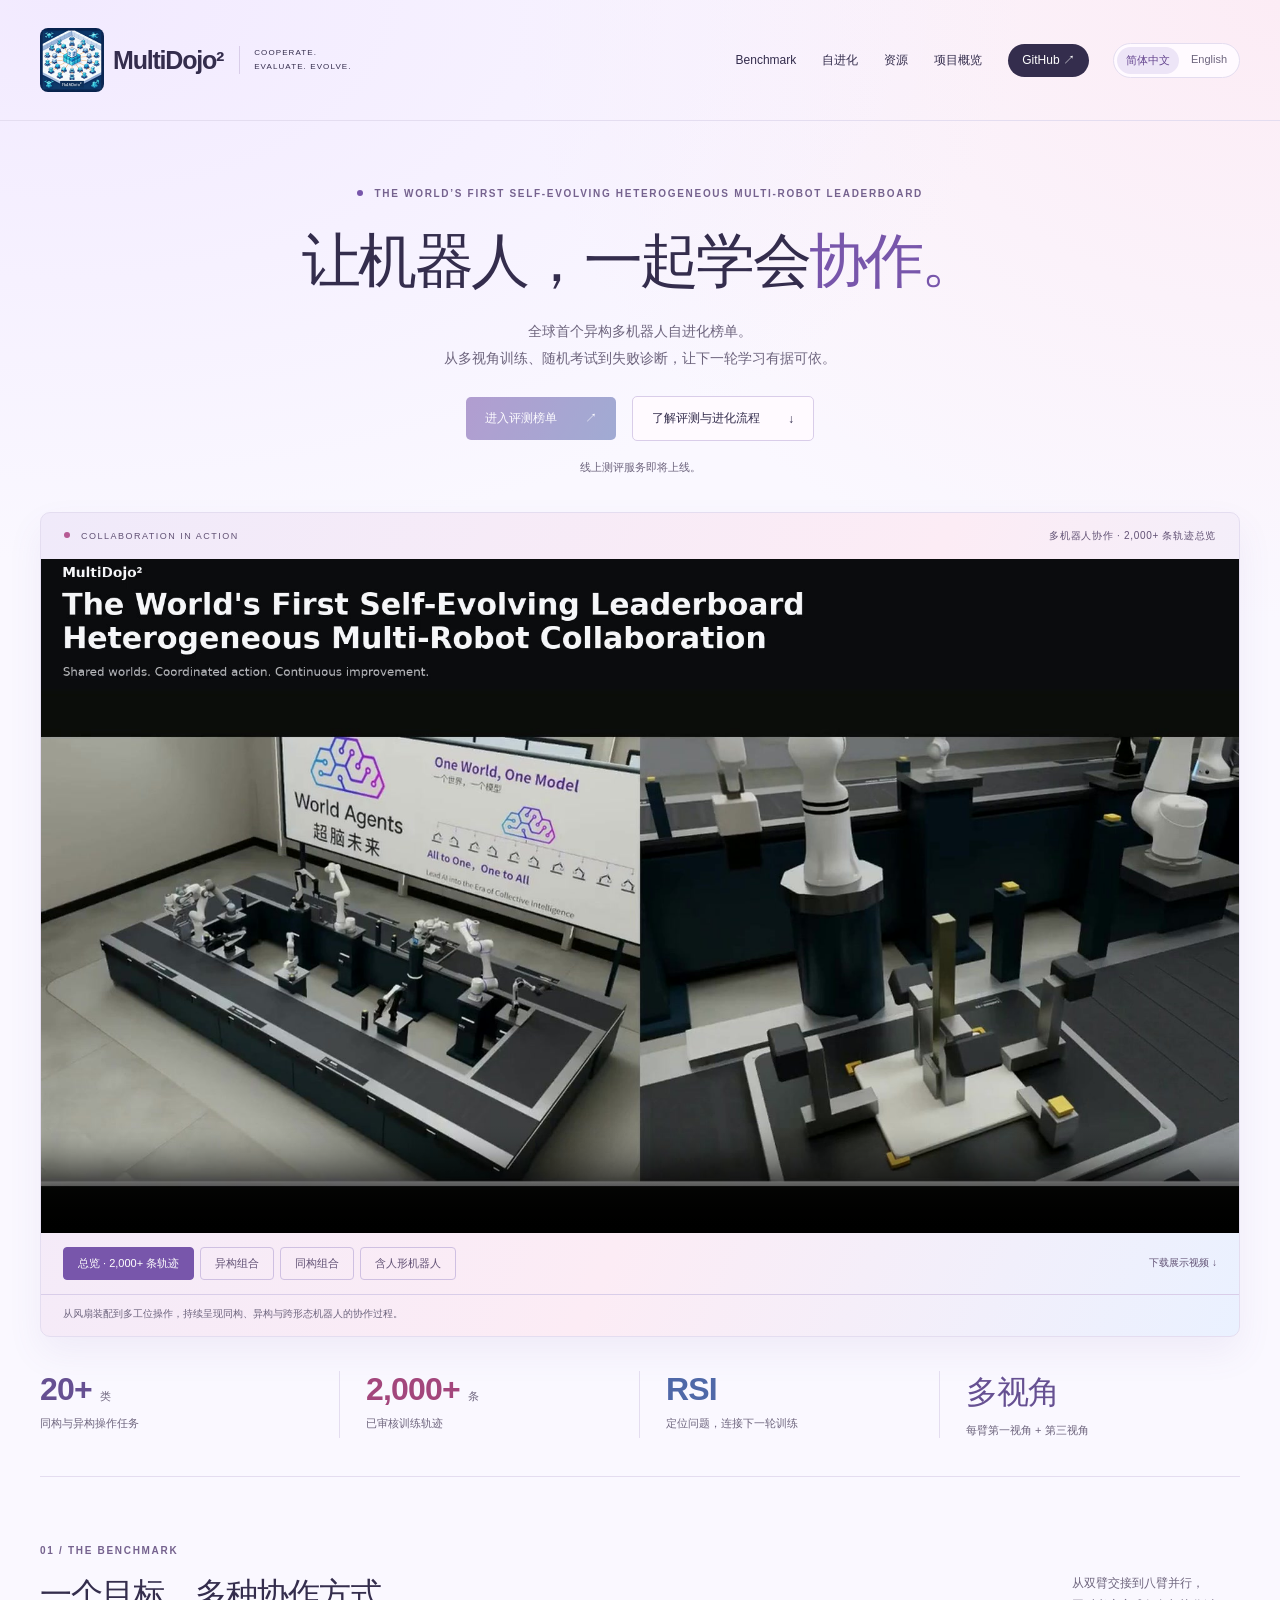
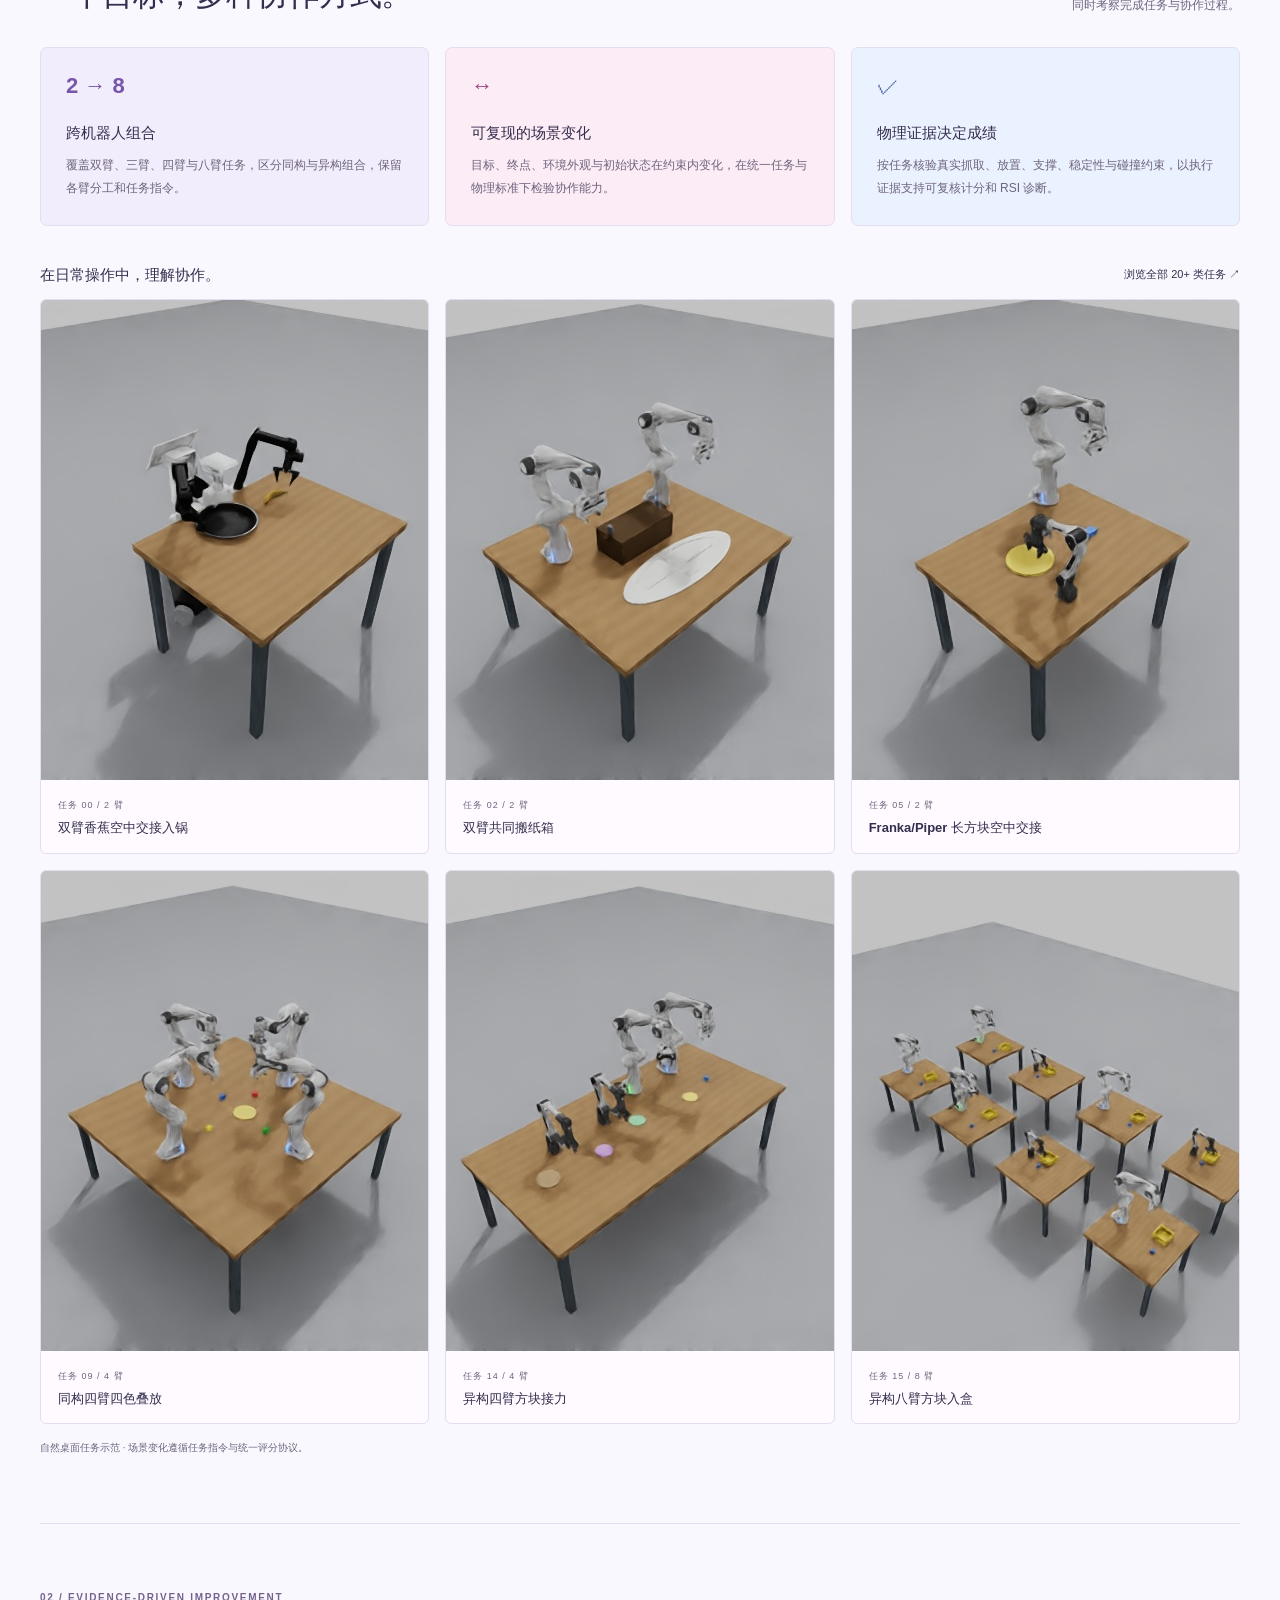
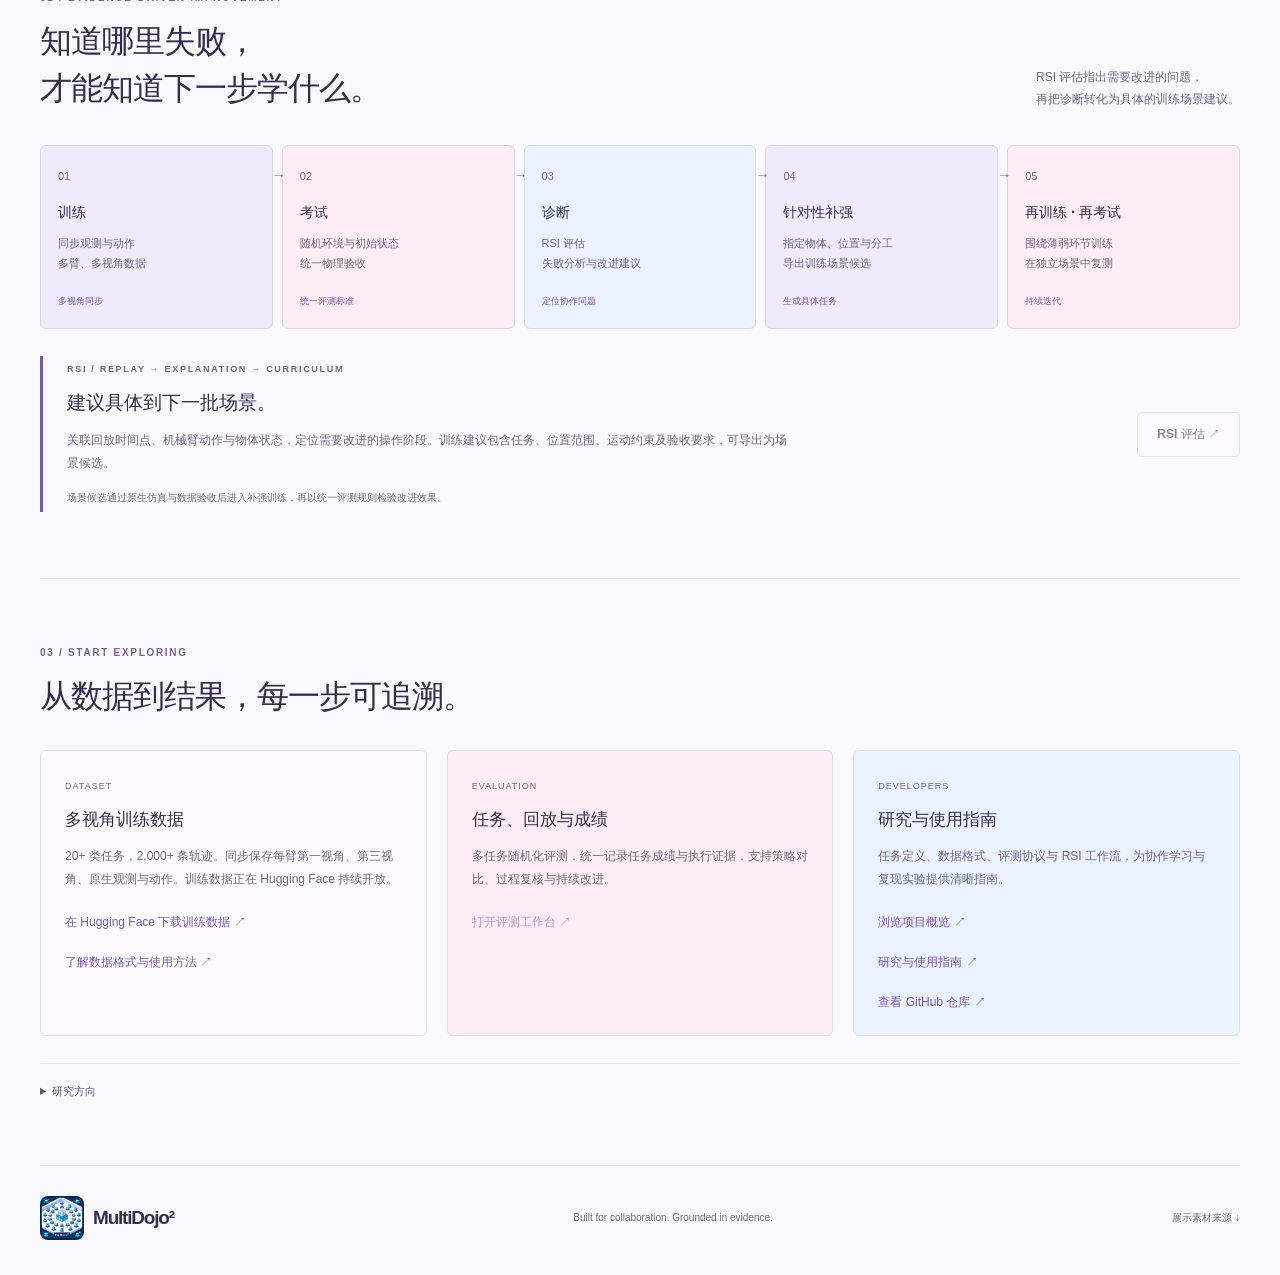
<file: docs/index.html>
<!doctype html>
<html lang="zh-CN"><head>
<meta charset="utf-8"><meta name="viewport" content="width=device-width,initial-scale=1">
<title>MultiDojo² · 多机器人协作与自进化评测</title>
<meta name="description" content="MultiDojo²：面向同构与异构多机器人协作的自进化评测平台。20+ 类操作任务、同步多视角训练数据、随机考试与基于证据的 RSI 失败诊断。">
<meta name="theme-color" content="#faf8ff"><link rel="icon" href="assets/favicon.png?v=af48e177111937ee" type="image/png">
<link rel="alternate" hreflang="zh-CN" href="index.html"><link rel="alternate" hreflang="en" href="index.en.html"><link rel="alternate" hreflang="x-default" href="index.html">
<link rel="stylesheet" href="site.css?v=89df04825eef76bd"><script src="site.js?v=34724225fe86c855" defer></script></head>
<body><a class="skip" href="#main">跳到内容</a>
<header class="site-header"><a class="wordmark" href="./" aria-label="MultiDojo² 首页"><img src="assets/mark.png?v=f698878eef2fb317" alt="MultiDojo² 标志" width="64" height="64">MultiDojo²<span>COOPERATE. EVALUATE. EVOLVE.</span></a><nav aria-label="主导航"><a href="#benchmark">Benchmark</a><a href="#evolution">自进化</a><a href="#resources">资源</a><a href="repository.zh-CN.html">项目概览</a><a class="nav-github" data-github href="https://github.com/worldAgents-c/MultiDojo2" target="_blank" rel="noopener">GitHub ↗</a></nav><div class="site-language" role="navigation" aria-label="语言 / Language"><a href="index.html" lang="zh-CN" hreflang="zh-CN" aria-current="page">简体中文</a><a href="index.en.html" lang="en" hreflang="en">English</a></div></header>
<main id="main"><section class="intro-hero"><p class="kicker"><span></span> THE WORLD’S FIRST SELF-EVOLVING HETEROGENEOUS MULTI-ROBOT LEADERBOARD</p><h1>让机器人，<br class="mobile-break">一起学会<span>协作。</span></h1><p class="hero-description">全球首个异构多机器人自进化榜单。<br>从多视角训练、随机考试到失败诊断，让下一轮学习有据可依。</p><div class="hero-actions"><a class="primary" data-live-path="leaderboard.html" aria-disabled="true" title="线上测评服务即将上线">进入评测榜单 <span>↗</span></a><a class="secondary" href="#evolution">了解评测与进化流程 <span>↓</span></a></div><p class="deployment-note" id="deployment-note" hidden></p></section>
<section class="demo-stage" aria-label="多机器人协作视频展示"><div class="demo-toolbar"><div><span class="live-dot"></span> COLLABORATION IN ACTION</div><span id="demo-label">多机器人协作 · 2,000+ 条轨迹总览</span></div><video id="hero-video" controls muted playsinline loop preload="metadata" poster="assets/collaboration-overview.jpg?v=44ad053bf6aebea7" aria-label="多机器人协作 · 2,000+ 条轨迹总览"><source src="assets/collaboration-overview.mp4?v=6367e5af1178d0d2" type="video/mp4">浏览器不支持视频，请使用下方下载链接。</video><div class="demo-bottom"><div class="demo-tabs" role="group" aria-label="选择展示视频"><button type="button" data-scene="overview" aria-pressed="true">总览 · 2,000+ 条轨迹</button><button type="button" data-scene="heterogeneous" aria-pressed="false">异构组合</button><button type="button" data-scene="isomorphic" aria-pressed="false">同构组合</button><button type="button" data-scene="humanoid" aria-pressed="false">含人形机器人</button></div><a id="demo-download" href="assets/collaboration-overview.mp4?v=6367e5af1178d0d2" download>下载展示视频 ↓</a></div><p class="demo-caption" id="demo-caption">从风扇装配到多工位操作，持续呈现同构、异构与跨形态机器人的协作过程。</p></section>
<section class="numbers" aria-label="当前评测规模"><div><strong>20+<span>类</span></strong><p>同构与异构操作任务</p></div><div><strong>2,000+<span>条</span></strong><p>已审核训练轨迹</p></div><div><strong>RSI</strong><p>定位问题，连接下一轮训练</p></div><div><strong>多视角</strong><p>每臂第一视角 + 第三视角</p></div></section>
<section id="benchmark" class="content-section"><div class="section-heading"><div><p class="kicker">01 / THE BENCHMARK</p><h2>一个目标，多种协作方式。</h2></div><p>从双臂交接到八臂并行，<br>同时考察完成任务与协作过程。</p></div><div class="feature-grid"><article><span class="feature-symbol">2 → 8</span><h3>跨机器人组合</h3><p>覆盖双臂、三臂、四臂与八臂任务，区分同构与异构组合，保留各臂分工和任务指令。</p></article><article><span class="feature-symbol">↔</span><h3>可复现的场景变化</h3><p>目标、终点、环境外观与初始状态在约束内变化，在统一任务与物理标准下检验协作能力。</p></article><article><span class="feature-symbol">✓</span><h3>物理证据决定成绩</h3><p>按任务核验真实抓取、放置、支撑、稳定性与碰撞约束，以执行证据支持可复核计分和 RSI 诊断。</p></article></div><div class="task-heading"><h3>在日常操作中，理解协作。</h3><a href="repository.zh-CN.html#tasks">浏览全部 20+ 类任务 ↗</a></div><div id="featured-tasks" class="featured-tasks" aria-live="polite"><article class="featured-task"><img src="assets/task-00.jpg?v=df598444a3e6dc8e" alt="双臂香蕉空中交接入锅 · 自然桌面示范" loading="lazy" width="640" height="480"><div><small>任务 00 / 2 臂</small><h3>双臂香蕉空中交接入锅</h3></div></article><article class="featured-task"><img src="assets/task-02.jpg?v=7552044b96eac3a1" alt="双臂共同搬纸箱 · 自然桌面示范" loading="lazy" width="640" height="480"><div><small>任务 02 / 2 臂</small><h3>双臂共同搬纸箱</h3></div></article><article class="featured-task"><img src="assets/task-05.jpg?v=3df7c1a38041eb2e" alt="Franka/Piper 长方块空中交接 · 自然桌面示范" loading="lazy" width="640" height="480"><div><small>任务 05 / 2 臂</small><h3>Franka/Piper 长方块空中交接</h3></div></article><article class="featured-task"><img src="assets/task-09.jpg?v=635e6071967a5b87" alt="同构四臂四色叠放 · 自然桌面示范" loading="lazy" width="640" height="480"><div><small>任务 09 / 4 臂</small><h3>同构四臂四色叠放</h3></div></article><article class="featured-task"><img src="assets/task-14.jpg?v=a736b0d69b04db97" alt="异构四臂方块接力 · 自然桌面示范" loading="lazy" width="640" height="480"><div><small>任务 14 / 4 臂</small><h3>异构四臂方块接力</h3></div></article><article class="featured-task"><img src="assets/task-15.jpg?v=da7e92bd11a4bc82" alt="异构八臂方块入盒 · 自然桌面示范" loading="lazy" width="640" height="480"><div><small>任务 15 / 8 臂</small><h3>异构八臂方块入盒</h3></div></article></div><p class="small-note">自然桌面任务示范 · 场景变化遵循任务指令与统一评分协议。</p></section>
<section id="evolution" class="evolution-section"><div class="section-heading"><div><p class="kicker">02 / EVIDENCE-DRIVEN IMPROVEMENT</p><h2>知道哪里失败，<br>才能知道下一步学什么。</h2></div><p>RSI 评估指出需要改进的问题，<br>再把诊断转化为具体的训练场景建议。</p></div><ol class="loop-steps"><li><span>01</span><h3>训练</h3><p>同步观测与动作<br>多臂、多视角数据</p><b>多视角同步</b></li><li><span>02</span><h3>考试</h3><p>随机环境与初始状态<br>统一物理验收</p><b>统一评测标准</b></li><li><span>03</span><h3>诊断</h3><p>RSI 评估<br>失败分析与改进建议</p><b>定位协作问题</b></li><li><span>04</span><h3>针对性补强</h3><p>指定物体、位置与分工<br>导出训练场景候选</p><b>生成具体任务</b></li><li><span>05</span><h3>再训练 · 再考试</h3><p>围绕薄弱环节训练<br>在独立场景中复测</p><b>持续迭代</b></li></ol><div class="evolution-detail"><div><p class="kicker">RSI / REPLAY → EXPLANATION → CURRICULUM</p><h3>建议具体到下一批场景。</h3><p>关联回放时间点、机械臂动作与物体状态，定位需要改进的操作阶段。训练建议包含任务、位置范围、运动约束及验收要求，可导出为场景候选。</p><p class="small-note">场景候选通过原生仿真与数据验收后进入补强训练，再以统一评测规则检验改进效果。</p></div><a class="secondary" data-live-path="previews.html?mode=exam&trial=09-047#task-09" aria-disabled="true" title="线上测评服务即将上线">RSI 评估 ↗</a></div></section>
<section id="resources" class="content-section"><div class="section-heading"><div><p class="kicker">03 / START EXPLORING</p><h2>从数据到结果，每一步可追溯。</h2></div></div><div class="resource-grid"><article><span>DATASET</span><h3>多视角训练数据</h3><p>20+ 类任务，2,000+ 条轨迹。同步保存每臂第一视角、第三视角、原生观测与动作。训练数据正在 Hugging Face 持续开放。</p><a class="dataset-download" href="https://huggingface.co/datasets/WorldAgents-c/MultiDojo2" target="_blank" rel="noopener">在 Hugging Face 下载训练数据 ↗</a><a href="guide.html#dataset">了解数据格式与使用方法 ↗</a></article><article><span>EVALUATION</span><h3>任务、回放与成绩</h3><p>多任务随机化评测，统一记录任务成绩与执行证据，支持策略对比、过程复核与持续改进。</p><a data-live-path="leaderboard.html" aria-disabled="true" title="线上测评服务即将上线">打开评测工作台 ↗</a></article><article><span>DEVELOPERS</span><h3>研究与使用指南</h3><p>任务定义、数据格式、评测协议与 RSI 工作流，为协作学习与复现实验提供清晰指南。</p><a href="repository.zh-CN.html">浏览项目概览 ↗</a><a href="guide.html#中文说明">研究与使用指南 ↗</a><a data-github href="https://github.com/worldAgents-c/MultiDojo2" target="_blank" rel="noopener">查看 GitHub 仓库 ↗</a></article></div><details class="research-note"><summary>研究方向</summary><p>MultiDojo² 围绕同构与异构多机器人协作，连接多视角示范、随机化评测与失败驱动的数据补强。研究重点涵盖任务交接、空间协调、协作时序，以及从执行证据到具体训练任务的反馈过程。</p></details></section>
<footer class="site-footer"><a class="wordmark" href="./"><img src="assets/mark.png?v=f698878eef2fb317" alt="MultiDojo² 标志" width="44" height="44">MultiDojo²</a><p>Built for collaboration. Grounded in evidence.</p><a href="assets/fan-provenance.json">展示素材来源 ↓</a></footer></main><script id="public-project-config" type="application/json">{"brand": "MultiDojo²", "deployment": "static", "official_site_url": "https://worldagents-c.github.io/MultiDojo2/", "github_url": "https://github.com/worldAgents-c/MultiDojo2", "live_benchmark_url": null}</script></body></html>
</file>
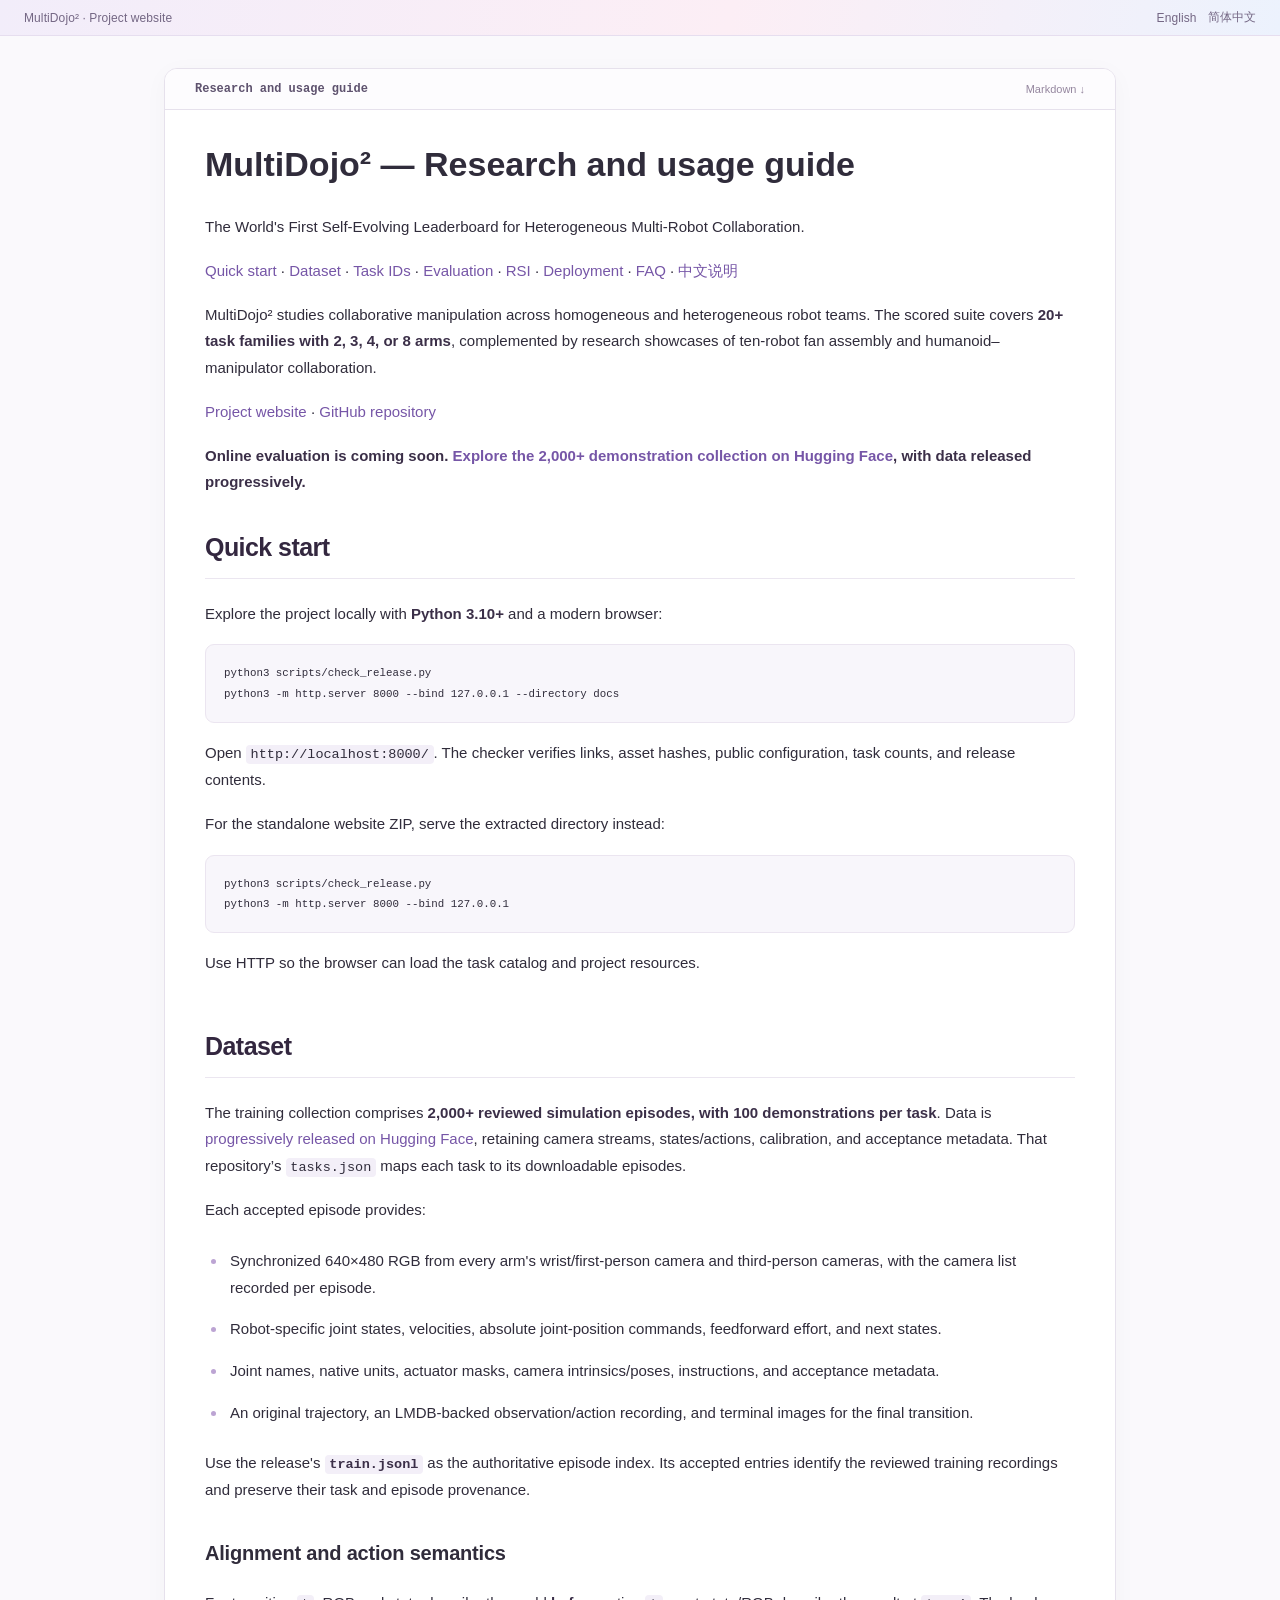
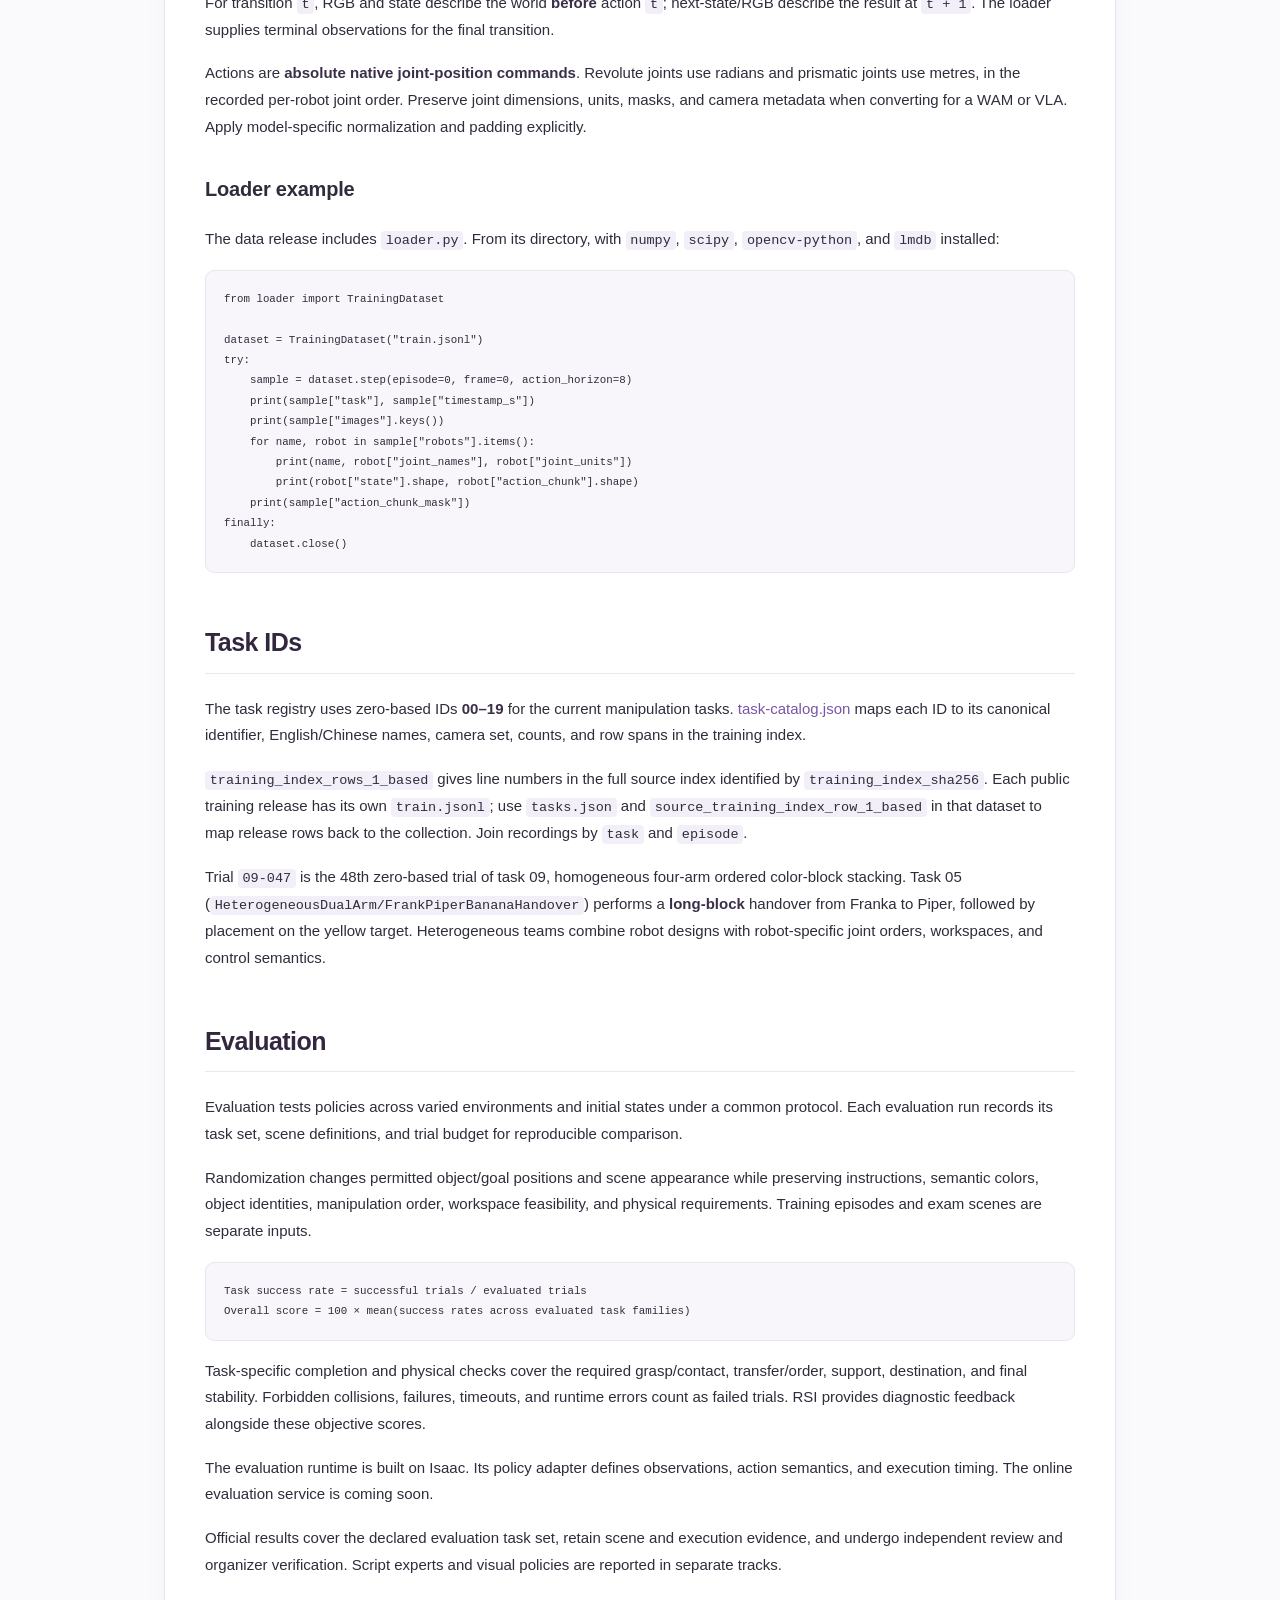
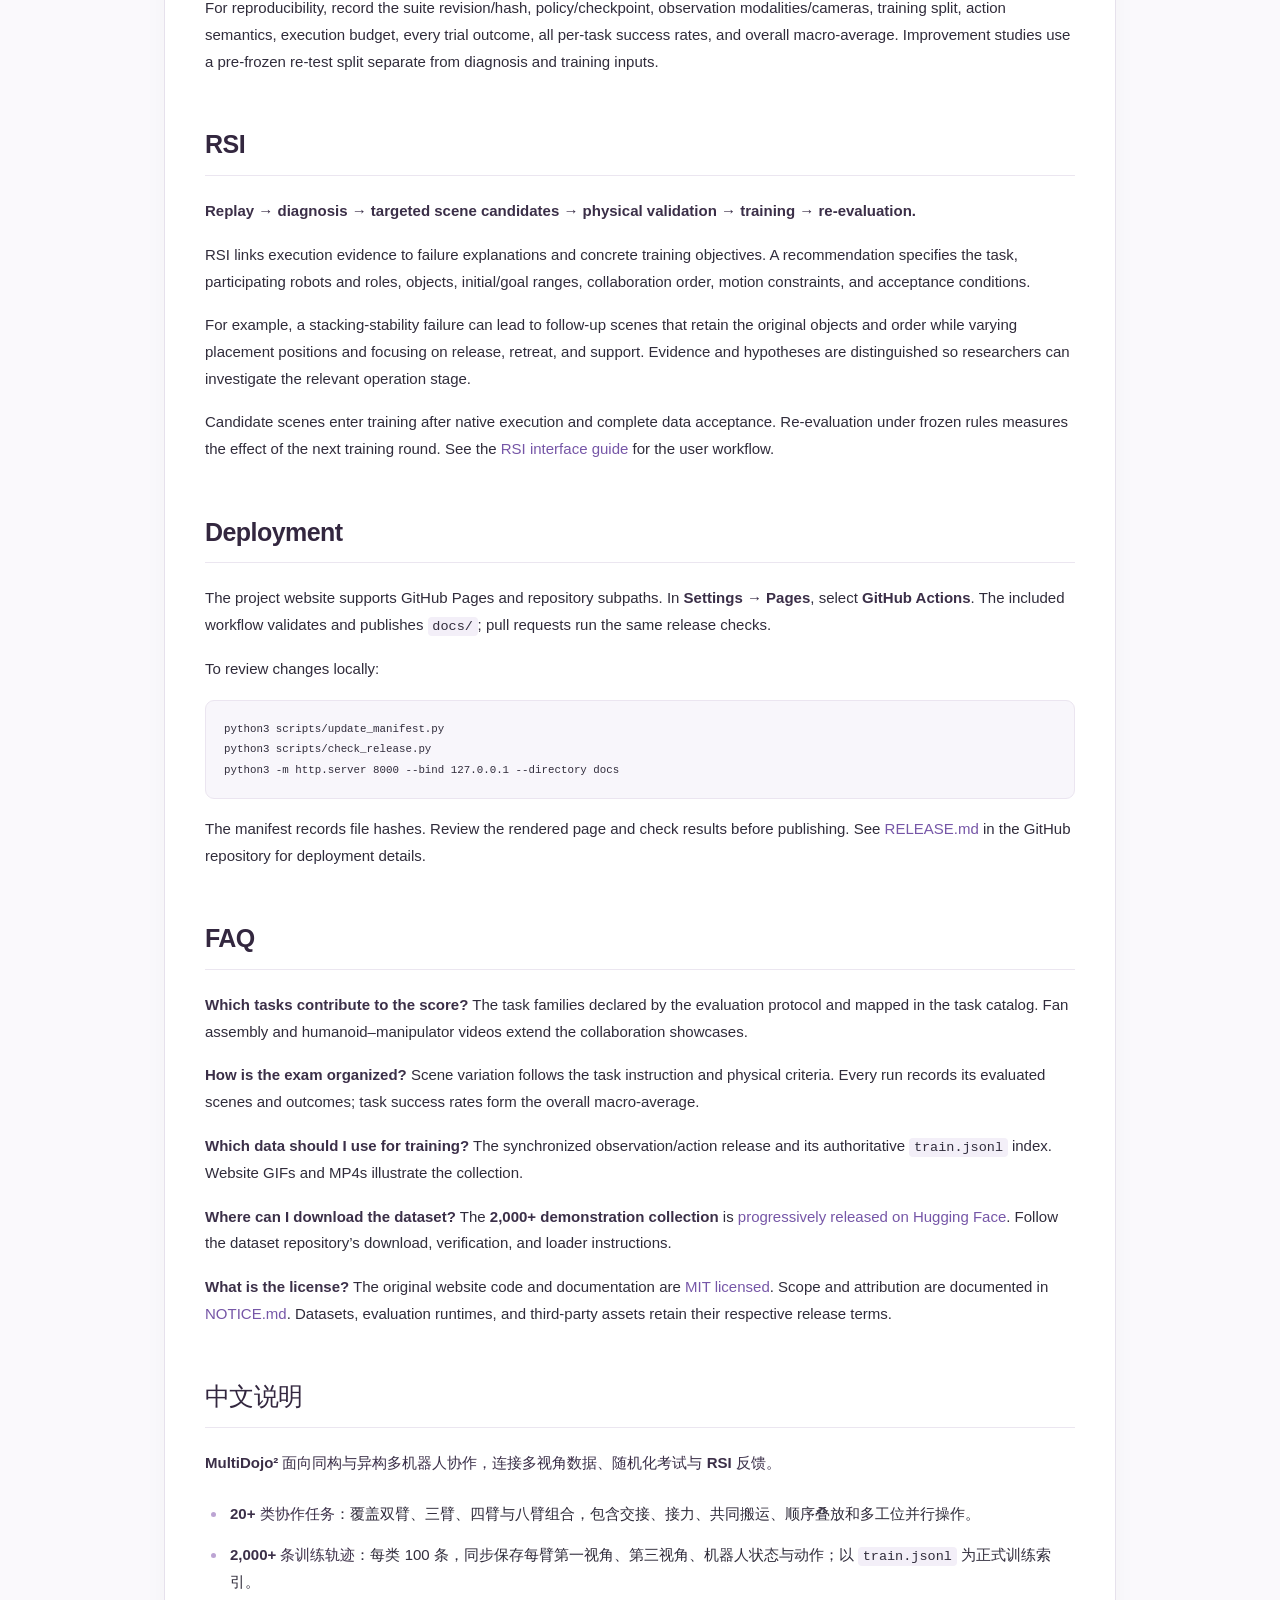
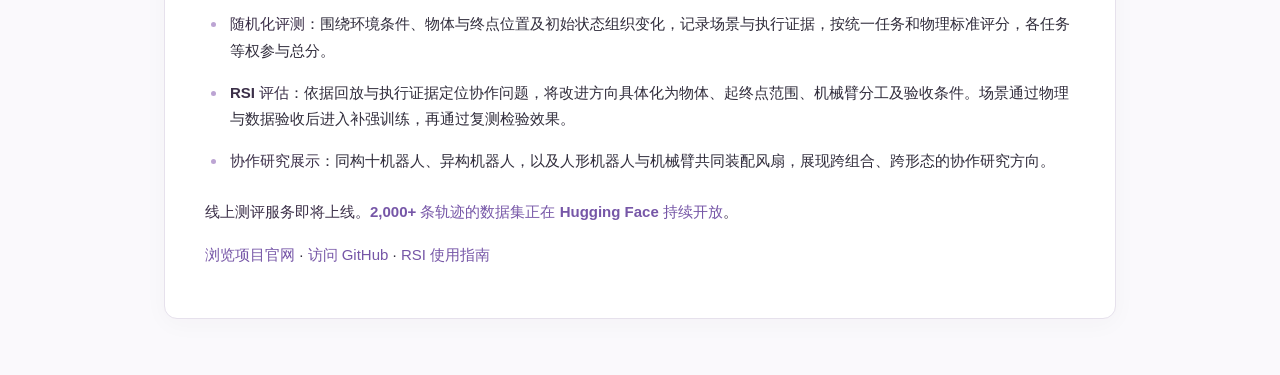
<file: docs/guide.html>
<!doctype html><html lang="en"><head><meta charset="utf-8"><meta name="viewport" content="width=device-width,initial-scale=1"><title>MultiDojo² · Research and usage guide</title><link rel="icon" href="assets/favicon.png?v=af48e177111937ee"><link rel="stylesheet" href="repository.css?v=7e3782f20e9a3472"></head><body class="guide-page"><div class="preview-bar"><a href="index.en.html">MultiDojo² · Project website</a><nav class="language-switch" aria-label="Language"><a href="#" lang="en">English</a><a href="#中文说明" lang="zh-CN">简体中文</a></nav></div><main class="guide-layout"><article class="readme"><div class="file-title"><span>Research and usage guide</span><a href="PROJECT.md" download>Markdown ↓</a></div><div class="markdown-body"><h1 id="multidojo²-research-and-usage-guide">MultiDojo² — Research and usage guide</h1>
<p>The World's First Self-Evolving Leaderboard for Heterogeneous Multi-Robot Collaboration.</p>
<p><a href="#quick-start">Quick start</a> · <a href="#dataset">Dataset</a> · <a href="#task-ids">Task IDs</a> · <a href="#evaluation">Evaluation</a> · <a href="#rsi">RSI</a> · <a href="#deployment">Deployment</a> · <a href="#faq">FAQ</a> · <a href="#中文说明">中文说明</a></p>
<p>MultiDojo² studies collaborative manipulation across homogeneous and heterogeneous robot teams. The scored suite covers <strong>20+ task families with 2, 3, 4, or 8 arms</strong>, complemented by research showcases of ten-robot fan assembly and humanoid–manipulator collaboration.</p>
<p><a href="https://worldagents-c.github.io/MultiDojo2/index.en.html">Project website</a> · <a href="https://github.com/worldAgents-c/MultiDojo2">GitHub repository</a></p>
<p><strong>Online evaluation is coming soon. <a href="https://huggingface.co/datasets/WorldAgents-c/MultiDojo2">Explore the 2,000+ demonstration collection on Hugging Face</a>, with data released progressively.</strong></p>
<h2 id="quick-start">Quick start</h2>
<p>Explore the project locally with <strong>Python 3.10+</strong> and a modern browser:</p>
<pre><code class="language-sh">python3 scripts/check_release.py
python3 -m http.server 8000 --bind 127.0.0.1 --directory docs
</code></pre>
<p>Open <code>http://localhost:8000/</code>. The checker verifies links, asset hashes, public configuration, task counts, and release contents.</p>
<p>For the standalone website ZIP, serve the extracted directory instead:</p>
<pre><code class="language-sh">python3 scripts/check_release.py
python3 -m http.server 8000 --bind 127.0.0.1
</code></pre>
<p>Use HTTP so the browser can load the task catalog and project resources.</p>
<h2 id="dataset">Dataset</h2>
<p>The training collection comprises <strong>2,000+ reviewed simulation episodes, with 100 demonstrations per task</strong>. Data is <a href="https://huggingface.co/datasets/WorldAgents-c/MultiDojo2">progressively released on Hugging Face</a>, retaining camera streams, states/actions, calibration, and acceptance metadata. That repository’s <code>tasks.json</code> maps each task to its downloadable episodes.</p>
<p>Each accepted episode provides:</p>
<ul>
<li>Synchronized 640×480 RGB from every arm's wrist/first-person camera and third-person cameras, with the camera list recorded per episode.</li>
<li>Robot-specific joint states, velocities, absolute joint-position commands, feedforward effort, and next states.</li>
<li>Joint names, native units, actuator masks, camera intrinsics/poses, instructions, and acceptance metadata.</li>
<li>An original trajectory, an LMDB-backed observation/action recording, and terminal images for the final transition.</li>
</ul>
<p>Use the release's <strong><code>train.jsonl</code></strong> as the authoritative episode index. Its accepted entries identify the reviewed training recordings and preserve their task and episode provenance.</p>
<h3 id="alignment-and-action-semantics">Alignment and action semantics</h3>
<p>For transition <code>t</code>, RGB and state describe the world <strong>before</strong> action <code>t</code>; next-state/RGB describe the result at <code>t + 1</code>. The loader supplies terminal observations for the final transition.</p>
<p>Actions are <strong>absolute native joint-position commands</strong>. Revolute joints use radians and prismatic joints use metres, in the recorded per-robot joint order. Preserve joint dimensions, units, masks, and camera metadata when converting for a WAM or VLA. Apply model-specific normalization and padding explicitly.</p>
<h3 id="loader-example">Loader example</h3>
<p>The data release includes <code>loader.py</code>. From its directory, with <code>numpy</code>, <code>scipy</code>, <code>opencv-python</code>, and <code>lmdb</code> installed:</p>
<pre><code class="language-python">from loader import TrainingDataset

dataset = TrainingDataset(&quot;train.jsonl&quot;)
try:
    sample = dataset.step(episode=0, frame=0, action_horizon=8)
    print(sample[&quot;task&quot;], sample[&quot;timestamp_s&quot;])
    print(sample[&quot;images&quot;].keys())
    for name, robot in sample[&quot;robots&quot;].items():
        print(name, robot[&quot;joint_names&quot;], robot[&quot;joint_units&quot;])
        print(robot[&quot;state&quot;].shape, robot[&quot;action_chunk&quot;].shape)
    print(sample[&quot;action_chunk_mask&quot;])
finally:
    dataset.close()
</code></pre>
<h2 id="task-ids">Task IDs</h2>
<p>The task registry uses zero-based IDs <strong>00–19</strong> for the current manipulation tasks. <a href="assets/task-catalog.json">task-catalog.json</a> maps each ID to its canonical identifier, English/Chinese names, camera set, counts, and row spans in the training index.</p>
<p><code>training_index_rows_1_based</code> gives line numbers in the full source index identified by <code>training_index_sha256</code>. Each public training release has its own <code>train.jsonl</code>; use <code>tasks.json</code> and <code>source_training_index_row_1_based</code> in that dataset to map release rows back to the collection. Join recordings by <code>task</code> and <code>episode</code>.</p>
<p>Trial <code>09-047</code> is the 48th zero-based trial of task 09, homogeneous four-arm ordered color-block stacking. Task 05 (<code>HeterogeneousDualArm/FrankPiperBananaHandover</code>) performs a <strong>long-block</strong> handover from Franka to Piper, followed by placement on the yellow target. Heterogeneous teams combine robot designs with robot-specific joint orders, workspaces, and control semantics.</p>
<h2 id="evaluation">Evaluation</h2>
<p>Evaluation tests policies across varied environments and initial states under a common protocol. Each evaluation run records its task set, scene definitions, and trial budget for reproducible comparison.</p>
<p>Randomization changes permitted object/goal positions and scene appearance while preserving instructions, semantic colors, object identities, manipulation order, workspace feasibility, and physical requirements. Training episodes and exam scenes are separate inputs.</p>
<pre><code class="language-text">Task success rate = successful trials / evaluated trials
Overall score = 100 × mean(success rates across evaluated task families)
</code></pre>
<p>Task-specific completion and physical checks cover the required grasp/contact, transfer/order, support, destination, and final stability. Forbidden collisions, failures, timeouts, and runtime errors count as failed trials. RSI provides diagnostic feedback alongside these objective scores.</p>
<p>The evaluation runtime is built on Isaac. Its policy adapter defines observations, action semantics, and execution timing. The online evaluation service is coming soon.</p>
<p>Official results cover the declared evaluation task set, retain scene and execution evidence, and undergo independent review and organizer verification. Script experts and visual policies are reported in separate tracks.</p>
<p>For reproducibility, record the suite revision/hash, policy/checkpoint, observation modalities/cameras, training split, action semantics, execution budget, every trial outcome, all per-task success rates, and overall macro-average. Improvement studies use a pre-frozen re-test split separate from diagnosis and training inputs.</p>
<h2 id="rsi">RSI</h2>
<p><strong>Replay → diagnosis → targeted scene candidates → physical validation → training → re-evaluation.</strong></p>
<p>RSI links execution evidence to failure explanations and concrete training objectives. A recommendation specifies the task, participating robots and roles, objects, initial/goal ranges, collaboration order, motion constraints, and acceptance conditions.</p>
<p>For example, a stacking-stability failure can lead to follow-up scenes that retain the original objects and order while varying placement positions and focusing on release, retreat, and support. Evidence and hypotheses are distinguished so researchers can investigate the relevant operation stage.</p>
<p>Candidate scenes enter training after native execution and complete data acceptance. Re-evaluation under frozen rules measures the effect of the next training round. See the <a href="rsi.html">RSI interface guide</a> for the user workflow.</p>
<h2 id="deployment">Deployment</h2>
<p>The project website supports GitHub Pages and repository subpaths. In <strong>Settings → Pages</strong>, select <strong>GitHub Actions</strong>. The included workflow validates and publishes <code>docs/</code>; pull requests run the same release checks.</p>
<p>To review changes locally:</p>
<pre><code class="language-sh">python3 scripts/update_manifest.py
python3 scripts/check_release.py
python3 -m http.server 8000 --bind 127.0.0.1 --directory docs
</code></pre>
<p>The manifest records file hashes. Review the rendered page and check results before publishing. See <a href="https://github.com/worldAgents-c/MultiDojo2/blob/main/RELEASE.md">RELEASE.md</a> in the GitHub repository for deployment details.</p>
<h2 id="faq">FAQ</h2>
<p><strong>Which tasks contribute to the score?</strong> The task families declared by the evaluation protocol and mapped in the task catalog. Fan assembly and humanoid–manipulator videos extend the collaboration showcases.</p>
<p><strong>How is the exam organized?</strong> Scene variation follows the task instruction and physical criteria. Every run records its evaluated scenes and outcomes; task success rates form the overall macro-average.</p>
<p><strong>Which data should I use for training?</strong> The synchronized observation/action release and its authoritative <code>train.jsonl</code> index. Website GIFs and MP4s illustrate the collection.</p>
<p><strong>Where can I download the dataset?</strong> The <strong>2,000+ demonstration collection</strong> is <a href="https://huggingface.co/datasets/WorldAgents-c/MultiDojo2">progressively released on Hugging Face</a>. Follow the dataset repository’s download, verification, and loader instructions.</p>
<p><strong>What is the license?</strong> The original website code and documentation are <a href="LICENSE">MIT licensed</a>. Scope and attribution are documented in <a href="NOTICE.md">NOTICE.md</a>. Datasets, evaluation runtimes, and third-party assets retain their respective release terms.</p>
<h2 id="中文说明">中文说明</h2>
<p><strong>MultiDojo² 面向同构与异构多机器人协作，连接多视角数据、随机化考试与 RSI 反馈。</strong></p>
<ul>
<li><strong>20+ 类协作任务</strong>：覆盖双臂、三臂、四臂与八臂组合，包含交接、接力、共同搬运、顺序叠放和多工位并行操作。</li>
<li><strong>2,000+ 条训练轨迹</strong>：每类 100 条，同步保存每臂第一视角、第三视角、机器人状态与动作；以 <code>train.jsonl</code> 为正式训练索引。</li>
<li><strong>随机化评测</strong>：围绕环境条件、物体与终点位置及初始状态组织变化，记录场景与执行证据，按统一任务和物理标准评分，各任务等权参与总分。</li>
<li><strong>RSI 评估</strong>：依据回放与执行证据定位协作问题，将改进方向具体化为物体、起终点范围、机械臂分工及验收条件。场景通过物理与数据验收后进入补强训练，再通过复测检验效果。</li>
<li><strong>协作研究展示</strong>：同构十机器人、异构机器人，以及人形机器人与机械臂共同装配风扇，展现跨组合、跨形态的协作研究方向。</li>
</ul>
<p><strong>线上测评服务即将上线。<a href="https://huggingface.co/datasets/WorldAgents-c/MultiDojo2">2,000+ 条轨迹的数据集正在 Hugging Face 持续开放</a>。</strong></p>
<p><a href="https://worldagents-c.github.io/MultiDojo2/">浏览项目官网</a> · <a href="https://github.com/worldAgents-c/MultiDojo2">访问 GitHub</a> · <a href="rsi.html">RSI 使用指南</a></p></div></article></main></body></html>
</file>
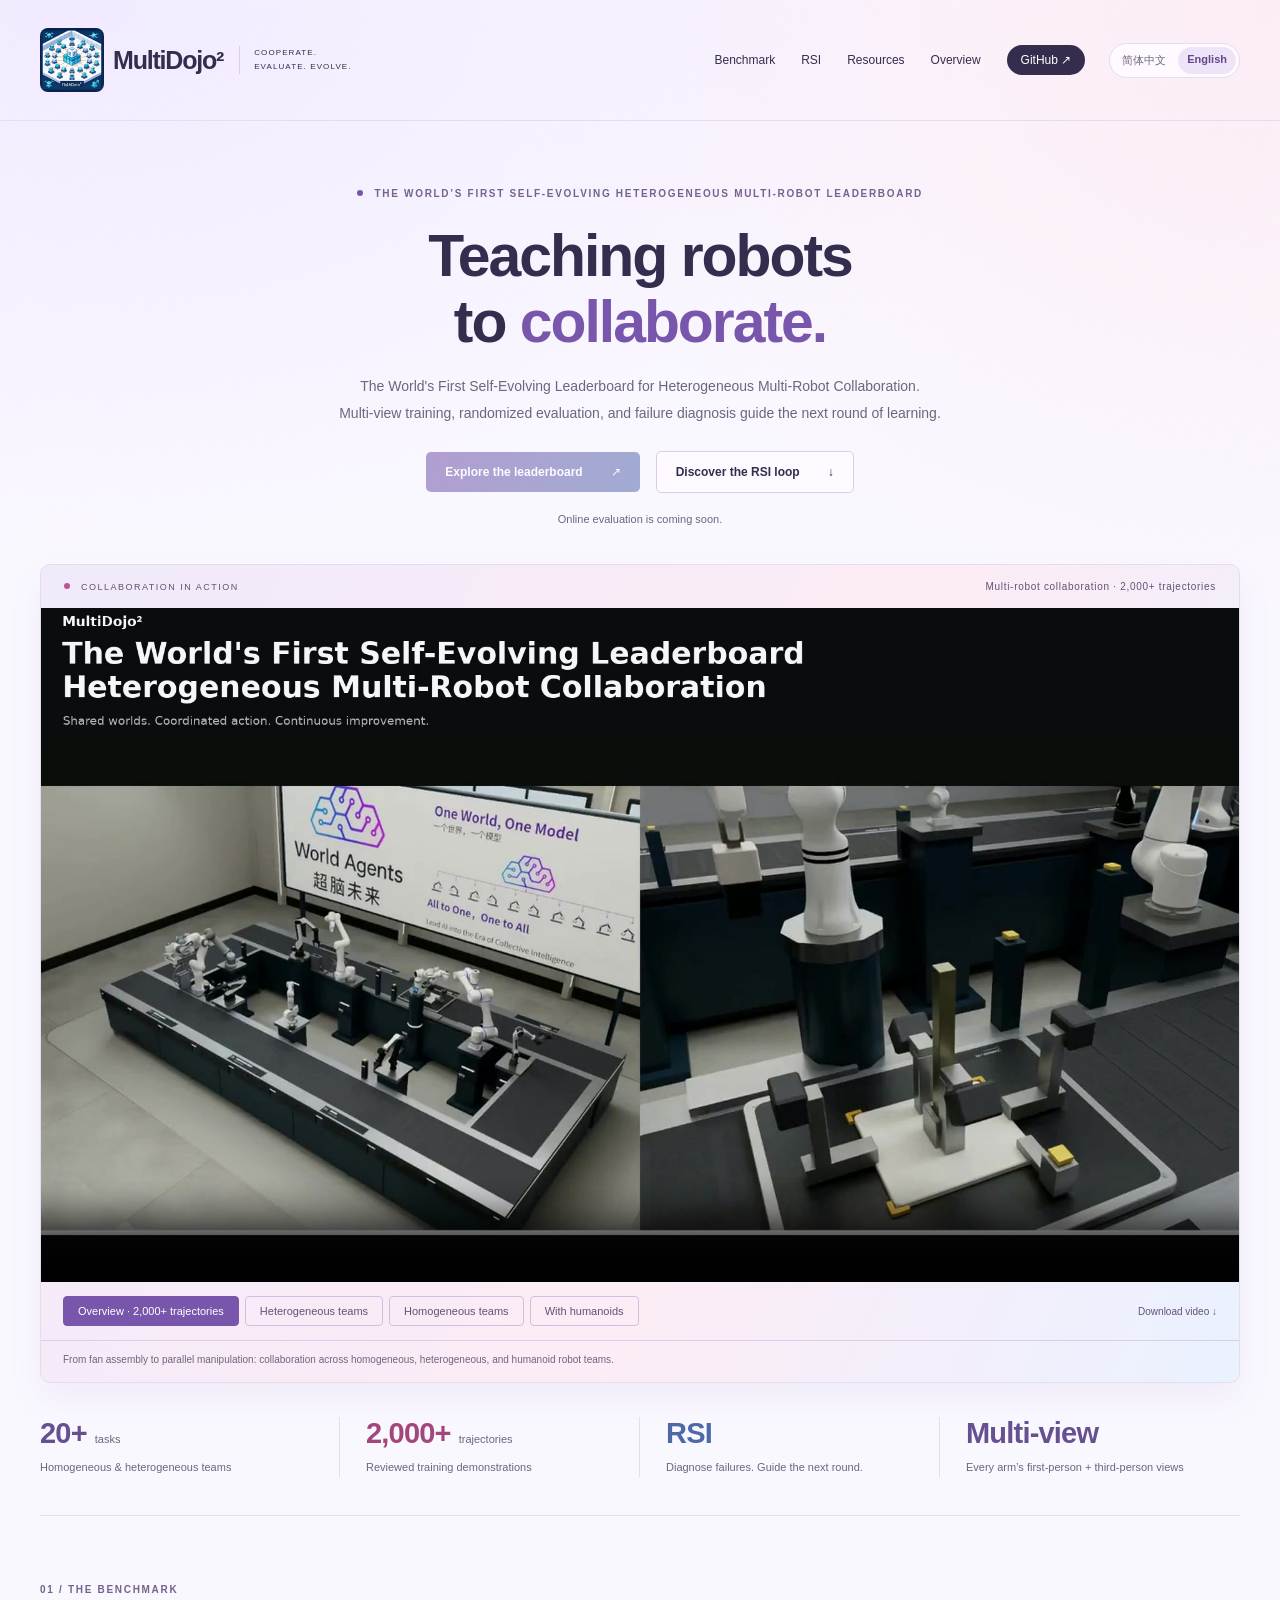
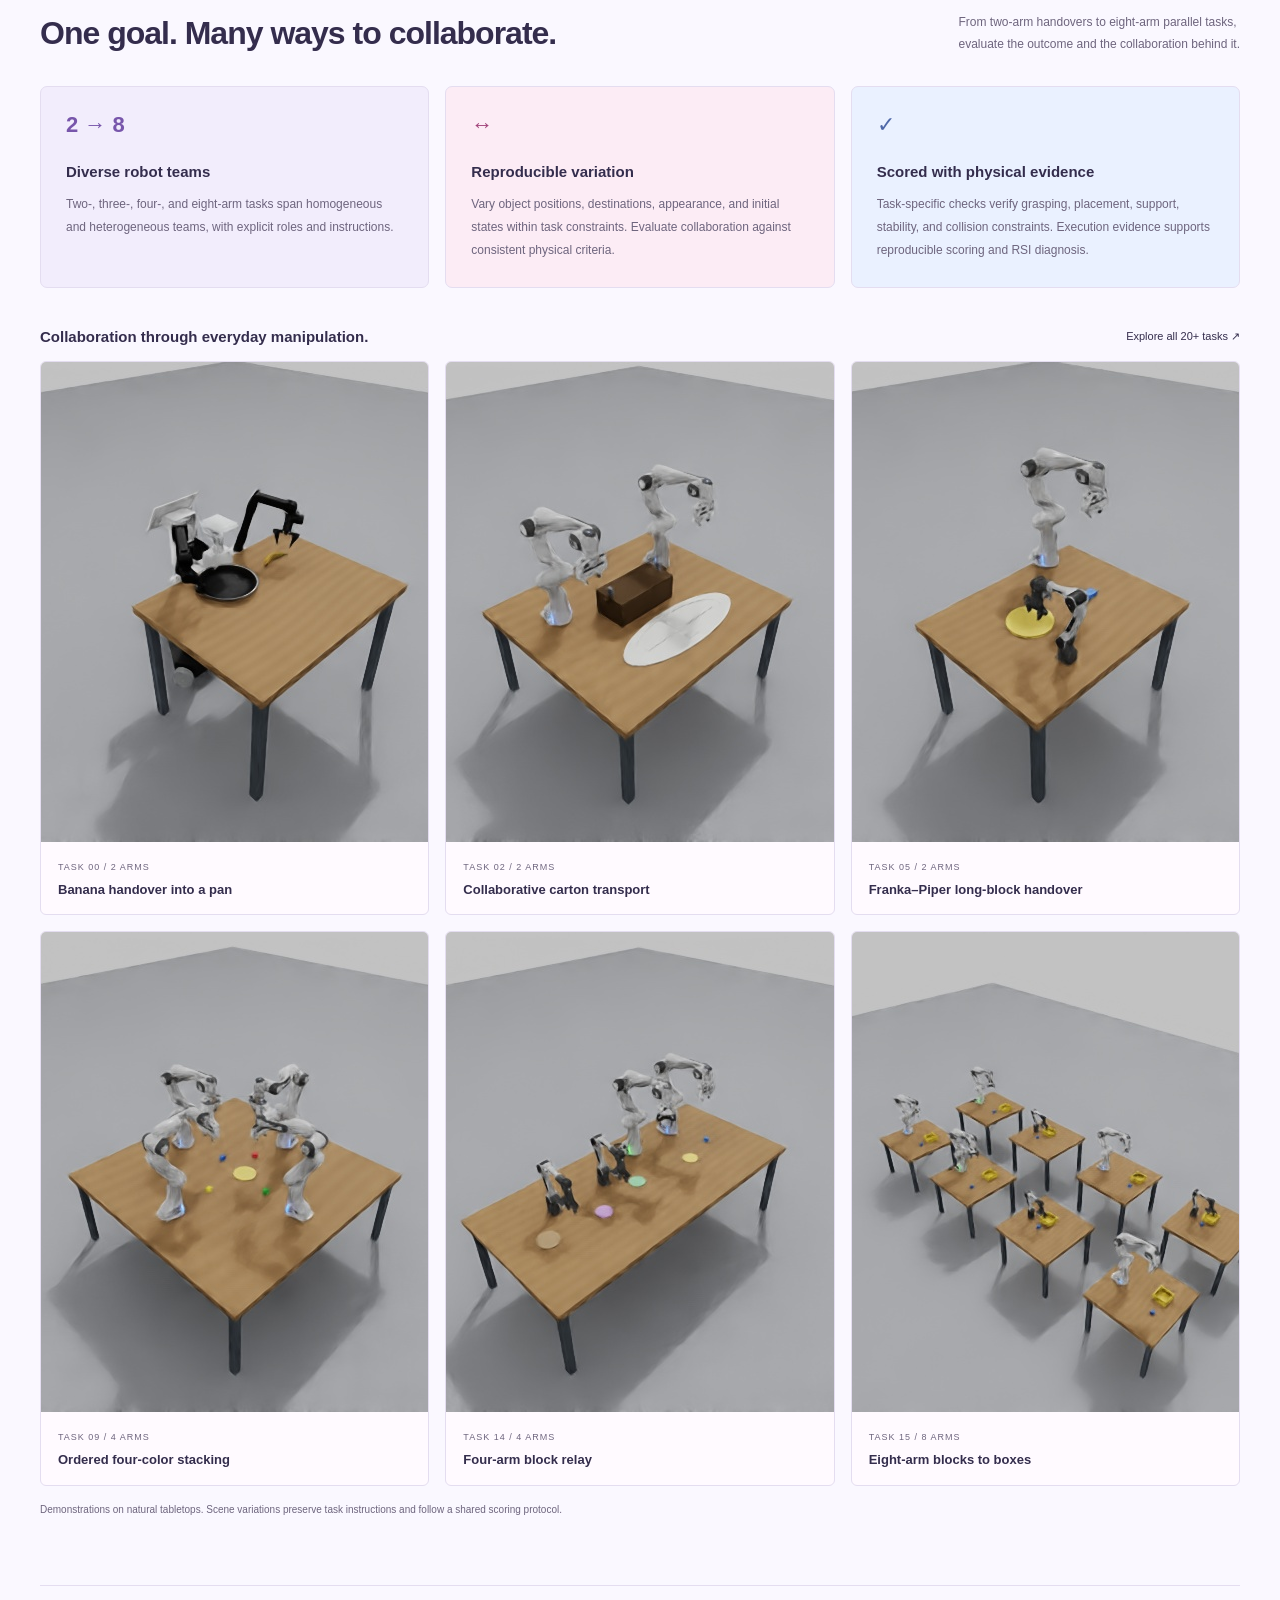
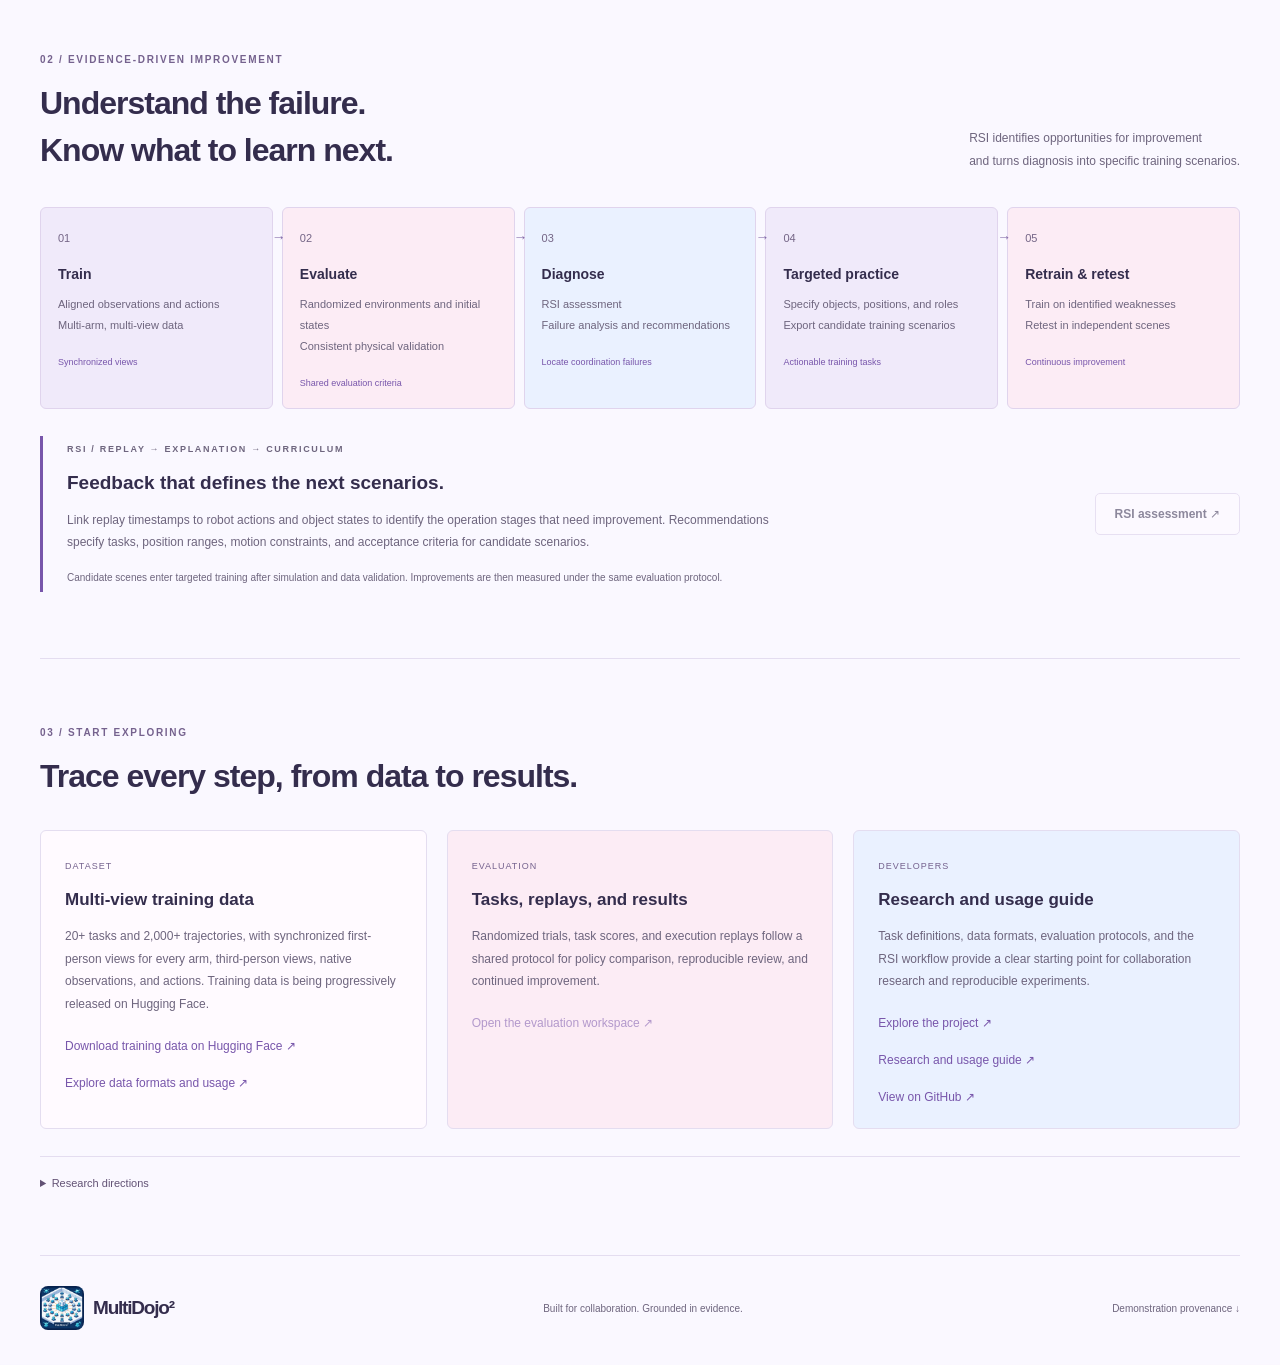
<file: docs/index.en.html>
<!doctype html>
<html lang="en"><head>
<meta charset="utf-8"><meta name="viewport" content="width=device-width,initial-scale=1">
<title>MultiDojo² · Self-Evolving Multi-Robot Collaboration</title>
<meta name="description" content="MultiDojo²: a self-evolving benchmark for homogeneous and heterogeneous robot teams. Explore 20+ manipulation tasks, 2,000+ multi-view demonstrations, randomized evaluation, and evidence-based RSI feedback.">
<meta name="theme-color" content="#faf8ff"><link rel="icon" href="assets/favicon.png?v=af48e177111937ee" type="image/png">
<link rel="alternate" hreflang="zh-CN" href="index.html"><link rel="alternate" hreflang="en" href="index.en.html"><link rel="alternate" hreflang="x-default" href="index.html">
<link rel="stylesheet" href="site.css?v=89df04825eef76bd"><script src="site.js?v=34724225fe86c855" defer></script></head>
<body><a class="skip" href="#main">Skip to content</a>
<header class="site-header"><a class="wordmark" href="index.en.html" aria-label="MultiDojo² home"><img src="assets/mark.png?v=f698878eef2fb317" alt="MultiDojo² logo" width="64" height="64">MultiDojo²<span>COOPERATE. EVALUATE. EVOLVE.</span></a><nav aria-label="Main navigation"><a href="#benchmark">Benchmark</a><a href="#evolution">RSI</a><a href="#resources">Resources</a><a href="repository.html">Overview</a><a class="nav-github" data-github href="https://github.com/worldAgents-c/MultiDojo2" target="_blank" rel="noopener">GitHub ↗</a></nav><div class="site-language" role="navigation" aria-label="Language"><a href="index.html" lang="zh-CN" hreflang="zh-CN">简体中文</a><a href="index.en.html" lang="en" hreflang="en" aria-current="page">English</a></div></header>
<main id="main"><section class="intro-hero"><p class="kicker"><span></span> THE WORLD’S FIRST SELF-EVOLVING HETEROGENEOUS MULTI-ROBOT LEADERBOARD</p><h1>Teaching robots<br>to <span>collaborate.</span></h1><p class="hero-description">The World's First Self-Evolving Leaderboard for Heterogeneous Multi-Robot Collaboration.<br>Multi-view training, randomized evaluation, and failure diagnosis guide the next round of learning.</p><div class="hero-actions"><a class="primary" data-live-path="leaderboard.html" aria-disabled="true" title="Online evaluation is coming soon">Explore the leaderboard <span>↗</span></a><a class="secondary" href="#evolution">Discover the RSI loop <span>↓</span></a></div><p class="deployment-note" id="deployment-note" hidden></p></section>
<section class="demo-stage" aria-label="Multi-robot collaboration videos"><div class="demo-toolbar"><div><span class="live-dot"></span> COLLABORATION IN ACTION</div><span id="demo-label">Multi-robot collaboration · 2,000+ trajectories</span></div><video id="hero-video" controls muted playsinline loop preload="metadata" poster="assets/collaboration-overview.jpg?v=44ad053bf6aebea7" aria-label="Multi-robot collaboration · 2,000+ trajectories"><source src="assets/collaboration-overview.mp4?v=6367e5af1178d0d2" type="video/mp4">Your browser does not support video. Use the download link below.</video><div class="demo-bottom"><div class="demo-tabs" role="group" aria-label="Choose a demonstration"><button type="button" data-scene="overview" aria-pressed="true">Overview · 2,000+ trajectories</button><button type="button" data-scene="heterogeneous" aria-pressed="false">Heterogeneous teams</button><button type="button" data-scene="isomorphic" aria-pressed="false">Homogeneous teams</button><button type="button" data-scene="humanoid" aria-pressed="false">With humanoids</button></div><a id="demo-download" href="assets/collaboration-overview.mp4?v=6367e5af1178d0d2" download>Download video ↓</a></div><p class="demo-caption" id="demo-caption">From fan assembly to parallel manipulation: collaboration across homogeneous, heterogeneous, and humanoid robot teams.</p></section>
<section class="numbers" aria-label="Benchmark at a glance"><div><strong>20+<span>tasks</span></strong><p>Homogeneous &amp; heterogeneous teams</p></div><div><strong>2,000+<span>trajectories</span></strong><p>Reviewed training demonstrations</p></div><div><strong>RSI</strong><p>Diagnose failures. Guide the next round.</p></div><div><strong>Multi-view</strong><p>Every arm’s first-person + third-person views</p></div></section>
<section id="benchmark" class="content-section"><div class="section-heading"><div><p class="kicker">01 / THE BENCHMARK</p><h2>One goal. Many ways to collaborate.</h2></div><p>From two-arm handovers to eight-arm parallel tasks,<br>evaluate the outcome and the collaboration behind it.</p></div><div class="feature-grid"><article><span class="feature-symbol">2 → 8</span><h3>Diverse robot teams</h3><p>Two-, three-, four-, and eight-arm tasks span homogeneous and heterogeneous teams, with explicit roles and instructions.</p></article><article><span class="feature-symbol">↔</span><h3>Reproducible variation</h3><p>Vary object positions, destinations, appearance, and initial states within task constraints. Evaluate collaboration against consistent physical criteria.</p></article><article><span class="feature-symbol">✓</span><h3>Scored with physical evidence</h3><p>Task-specific checks verify grasping, placement, support, stability, and collision constraints. Execution evidence supports reproducible scoring and RSI diagnosis.</p></article></div><div class="task-heading"><h3>Collaboration through everyday manipulation.</h3><a href="repository.html#tasks">Explore all 20+ tasks ↗</a></div><div id="featured-tasks" class="featured-tasks" aria-live="polite"><article class="featured-task"><img src="assets/task-00.jpg?v=df598444a3e6dc8e" alt="Banana handover into a pan · Natural-tabletop demonstration" loading="lazy" width="640" height="480"><div><small>TASK 00 / 2 ARMS</small><h3>Banana handover into a pan</h3></div></article><article class="featured-task"><img src="assets/task-02.jpg?v=7552044b96eac3a1" alt="Collaborative carton transport · Natural-tabletop demonstration" loading="lazy" width="640" height="480"><div><small>TASK 02 / 2 ARMS</small><h3>Collaborative carton transport</h3></div></article><article class="featured-task"><img src="assets/task-05.jpg?v=3df7c1a38041eb2e" alt="Franka–Piper long-block handover · Natural-tabletop demonstration" loading="lazy" width="640" height="480"><div><small>TASK 05 / 2 ARMS</small><h3>Franka–Piper long-block handover</h3></div></article><article class="featured-task"><img src="assets/task-09.jpg?v=635e6071967a5b87" alt="Ordered four-color stacking · Natural-tabletop demonstration" loading="lazy" width="640" height="480"><div><small>TASK 09 / 4 ARMS</small><h3>Ordered four-color stacking</h3></div></article><article class="featured-task"><img src="assets/task-14.jpg?v=a736b0d69b04db97" alt="Four-arm block relay · Natural-tabletop demonstration" loading="lazy" width="640" height="480"><div><small>TASK 14 / 4 ARMS</small><h3>Four-arm block relay</h3></div></article><article class="featured-task"><img src="assets/task-15.jpg?v=da7e92bd11a4bc82" alt="Eight-arm blocks to boxes · Natural-tabletop demonstration" loading="lazy" width="640" height="480"><div><small>TASK 15 / 8 ARMS</small><h3>Eight-arm blocks to boxes</h3></div></article></div><p class="small-note">Demonstrations on natural tabletops. Scene variations preserve task instructions and follow a shared scoring protocol.</p></section>
<section id="evolution" class="evolution-section"><div class="section-heading"><div><p class="kicker">02 / EVIDENCE-DRIVEN IMPROVEMENT</p><h2>Understand the failure.<br>Know what to learn next.</h2></div><p>RSI identifies opportunities for improvement<br>and turns diagnosis into specific training scenarios.</p></div><ol class="loop-steps"><li><span>01</span><h3>Train</h3><p>Aligned observations and actions<br>Multi-arm, multi-view data</p><b>Synchronized views</b></li><li><span>02</span><h3>Evaluate</h3><p>Randomized environments and initial states<br>Consistent physical validation</p><b>Shared evaluation criteria</b></li><li><span>03</span><h3>Diagnose</h3><p>RSI assessment<br>Failure analysis and recommendations</p><b>Locate coordination failures</b></li><li><span>04</span><h3>Targeted practice</h3><p>Specify objects, positions, and roles<br>Export candidate training scenarios</p><b>Actionable training tasks</b></li><li><span>05</span><h3>Retrain &amp; retest</h3><p>Train on identified weaknesses<br>Retest in independent scenes</p><b>Continuous improvement</b></li></ol><div class="evolution-detail"><div><p class="kicker">RSI / REPLAY → EXPLANATION → CURRICULUM</p><h3>Feedback that defines the next scenarios.</h3><p>Link replay timestamps to robot actions and object states to identify the operation stages that need improvement. Recommendations specify tasks, position ranges, motion constraints, and acceptance criteria for candidate scenarios.</p><p class="small-note">Candidate scenes enter targeted training after simulation and data validation. Improvements are then measured under the same evaluation protocol.</p></div><a class="secondary" data-live-path="previews.html?mode=exam&trial=09-047#task-09" aria-disabled="true" title="Online evaluation is coming soon">RSI assessment ↗</a></div></section>
<section id="resources" class="content-section"><div class="section-heading"><div><p class="kicker">03 / START EXPLORING</p><h2>Trace every step, from data to results.</h2></div></div><div class="resource-grid"><article><span>DATASET</span><h3>Multi-view training data</h3><p>20+ tasks and 2,000+ trajectories, with synchronized first-person views for every arm, third-person views, native observations, and actions. Training data is being progressively released on Hugging Face.</p><a class="dataset-download" href="https://huggingface.co/datasets/WorldAgents-c/MultiDojo2" target="_blank" rel="noopener">Download training data on Hugging Face ↗</a><a href="guide.html#dataset">Explore data formats and usage ↗</a></article><article><span>EVALUATION</span><h3>Tasks, replays, and results</h3><p>Randomized trials, task scores, and execution replays follow a shared protocol for policy comparison, reproducible review, and continued improvement.</p><a data-live-path="leaderboard.html" aria-disabled="true" title="Online evaluation is coming soon">Open the evaluation workspace ↗</a></article><article><span>DEVELOPERS</span><h3>Research and usage guide</h3><p>Task definitions, data formats, evaluation protocols, and the RSI workflow provide a clear starting point for collaboration research and reproducible experiments.</p><a href="repository.html">Explore the project ↗</a><a href="guide.html">Research and usage guide ↗</a><a data-github href="https://github.com/worldAgents-c/MultiDojo2" target="_blank" rel="noopener">View on GitHub ↗</a></article></div><details class="research-note"><summary>Research directions</summary><p>MultiDojo² connects multi-view demonstrations, randomized evaluation, and failure-driven training for homogeneous and heterogeneous teams. Research directions include handovers, spatial coordination, timing, and translating execution evidence into specific training tasks.</p></details></section>
<footer class="site-footer"><a class="wordmark" href="index.en.html"><img src="assets/mark.png?v=f698878eef2fb317" alt="MultiDojo² logo" width="44" height="44">MultiDojo²</a><p>Built for collaboration. Grounded in evidence.</p><a href="assets/fan-provenance.json">Demonstration provenance ↓</a></footer></main><script id="public-project-config" type="application/json">{"brand": "MultiDojo²", "deployment": "static", "official_site_url": "https://worldagents-c.github.io/MultiDojo2/", "github_url": "https://github.com/worldAgents-c/MultiDojo2", "live_benchmark_url": null}</script></body></html>
</file>
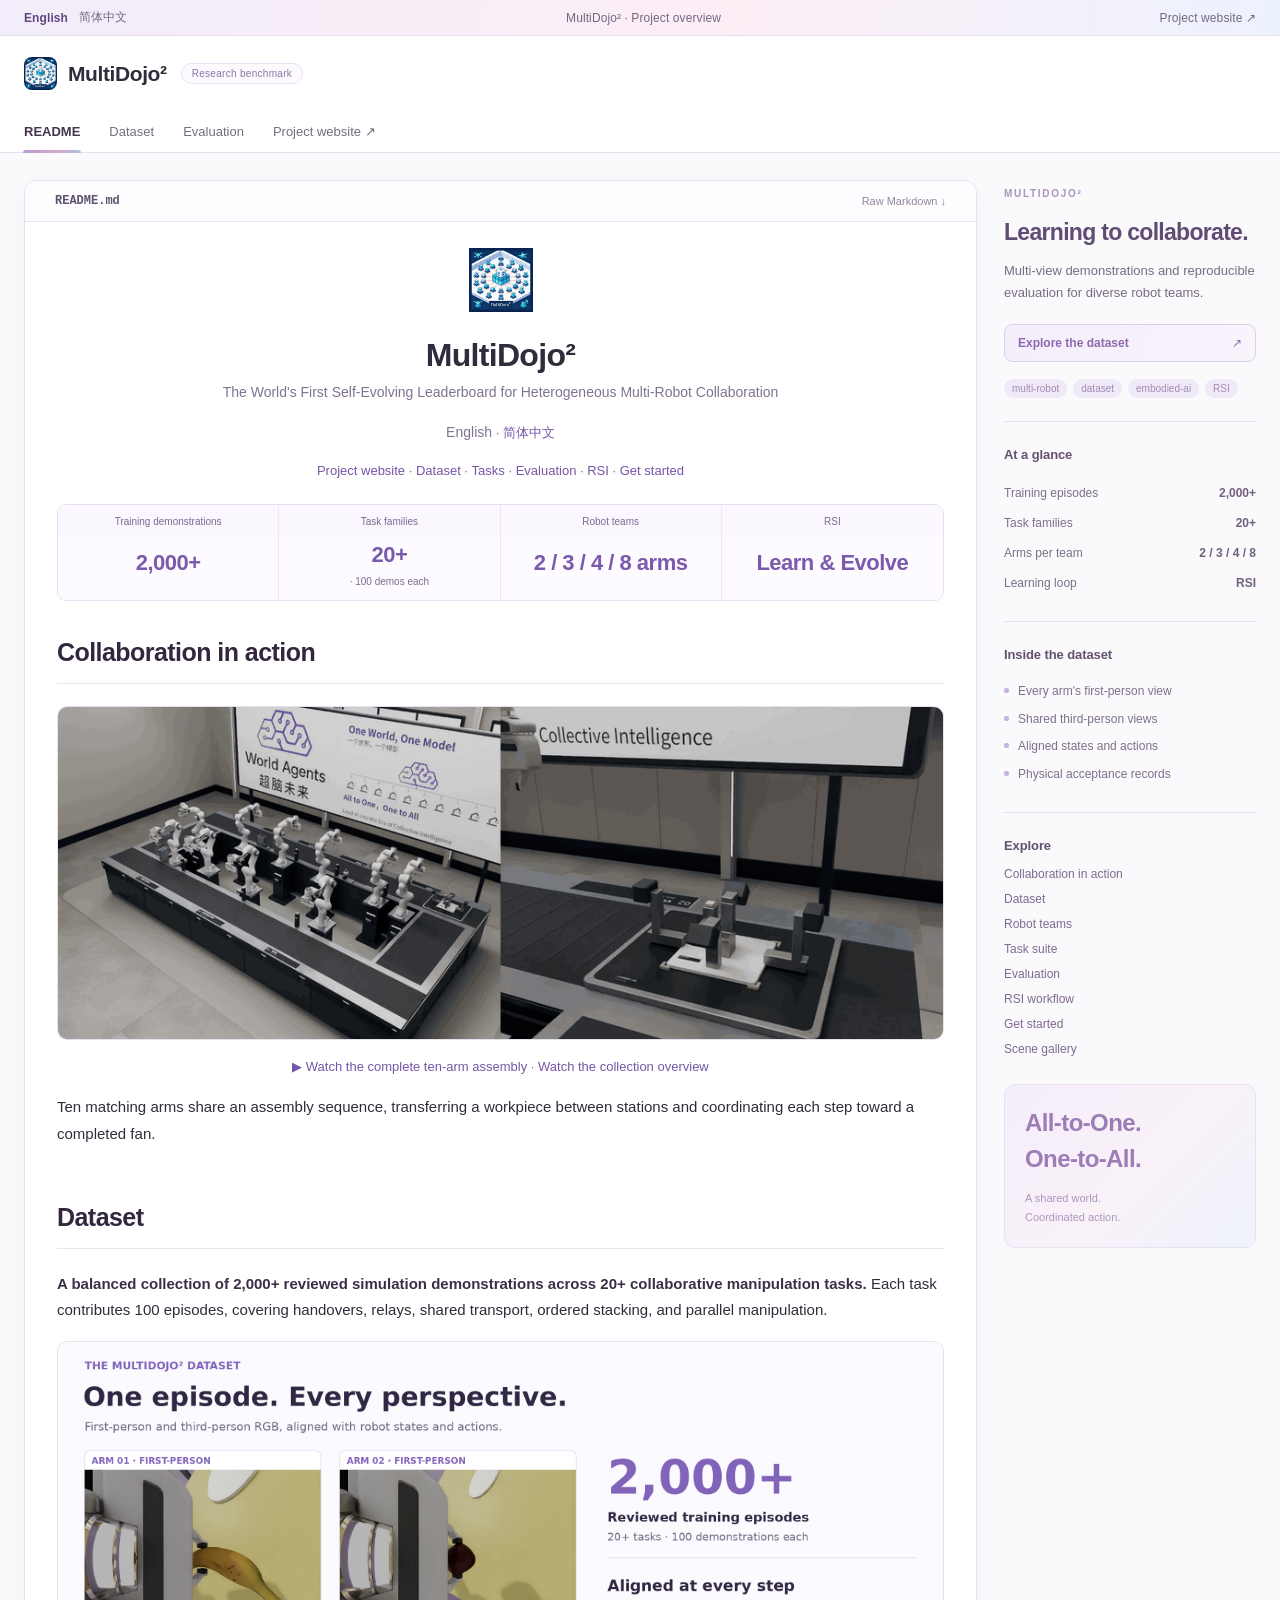
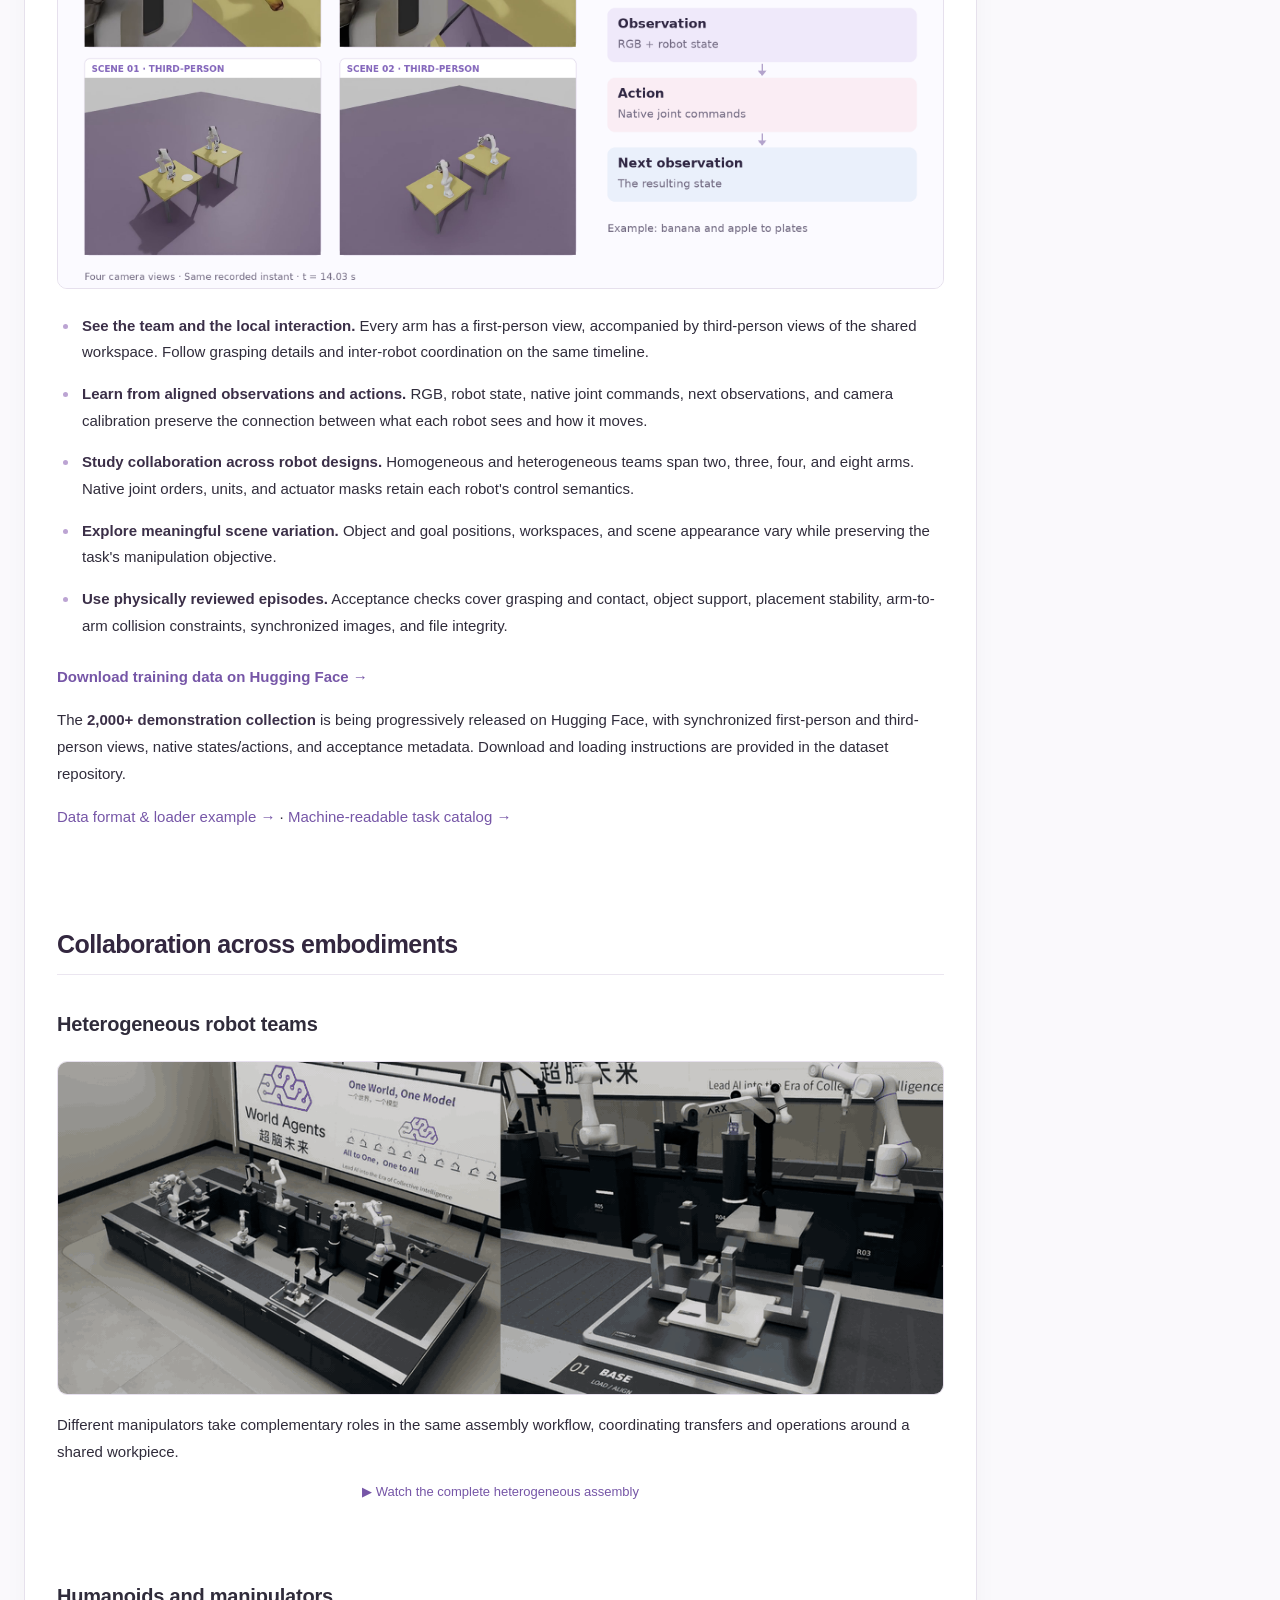
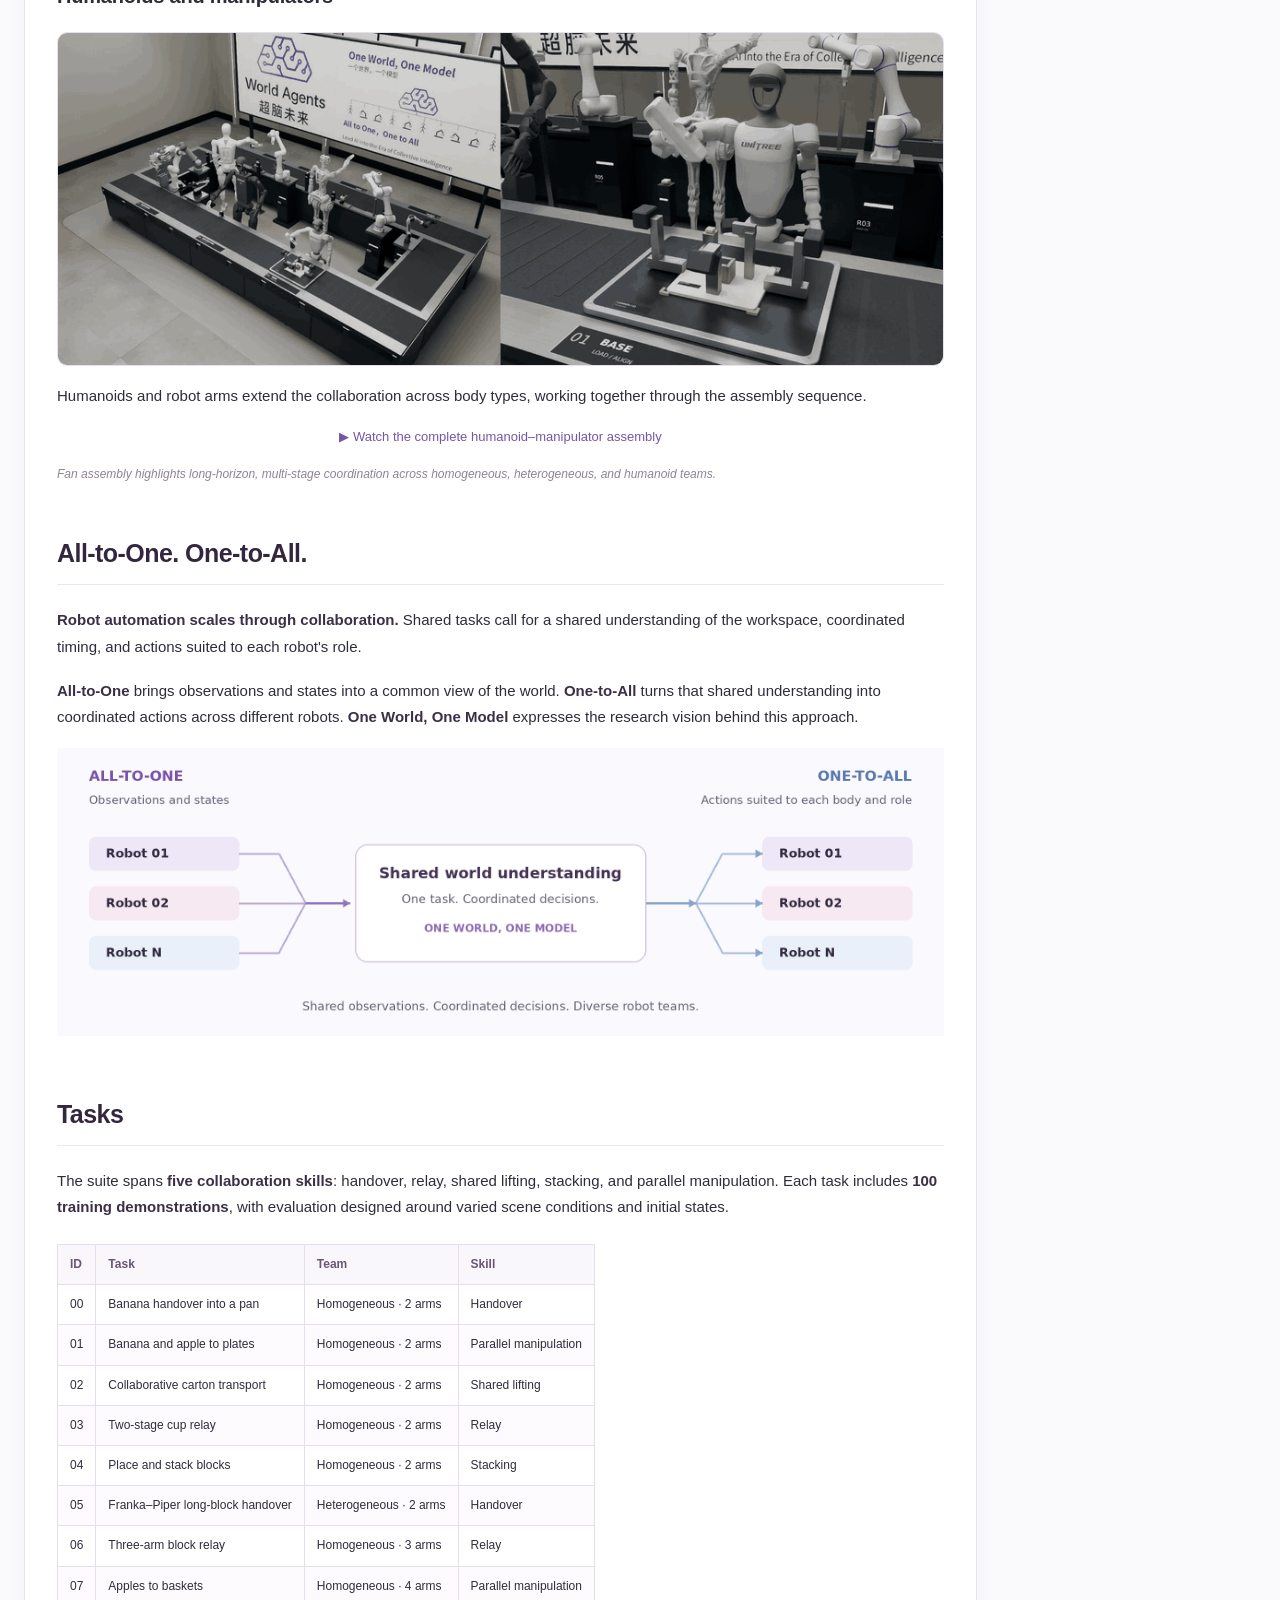
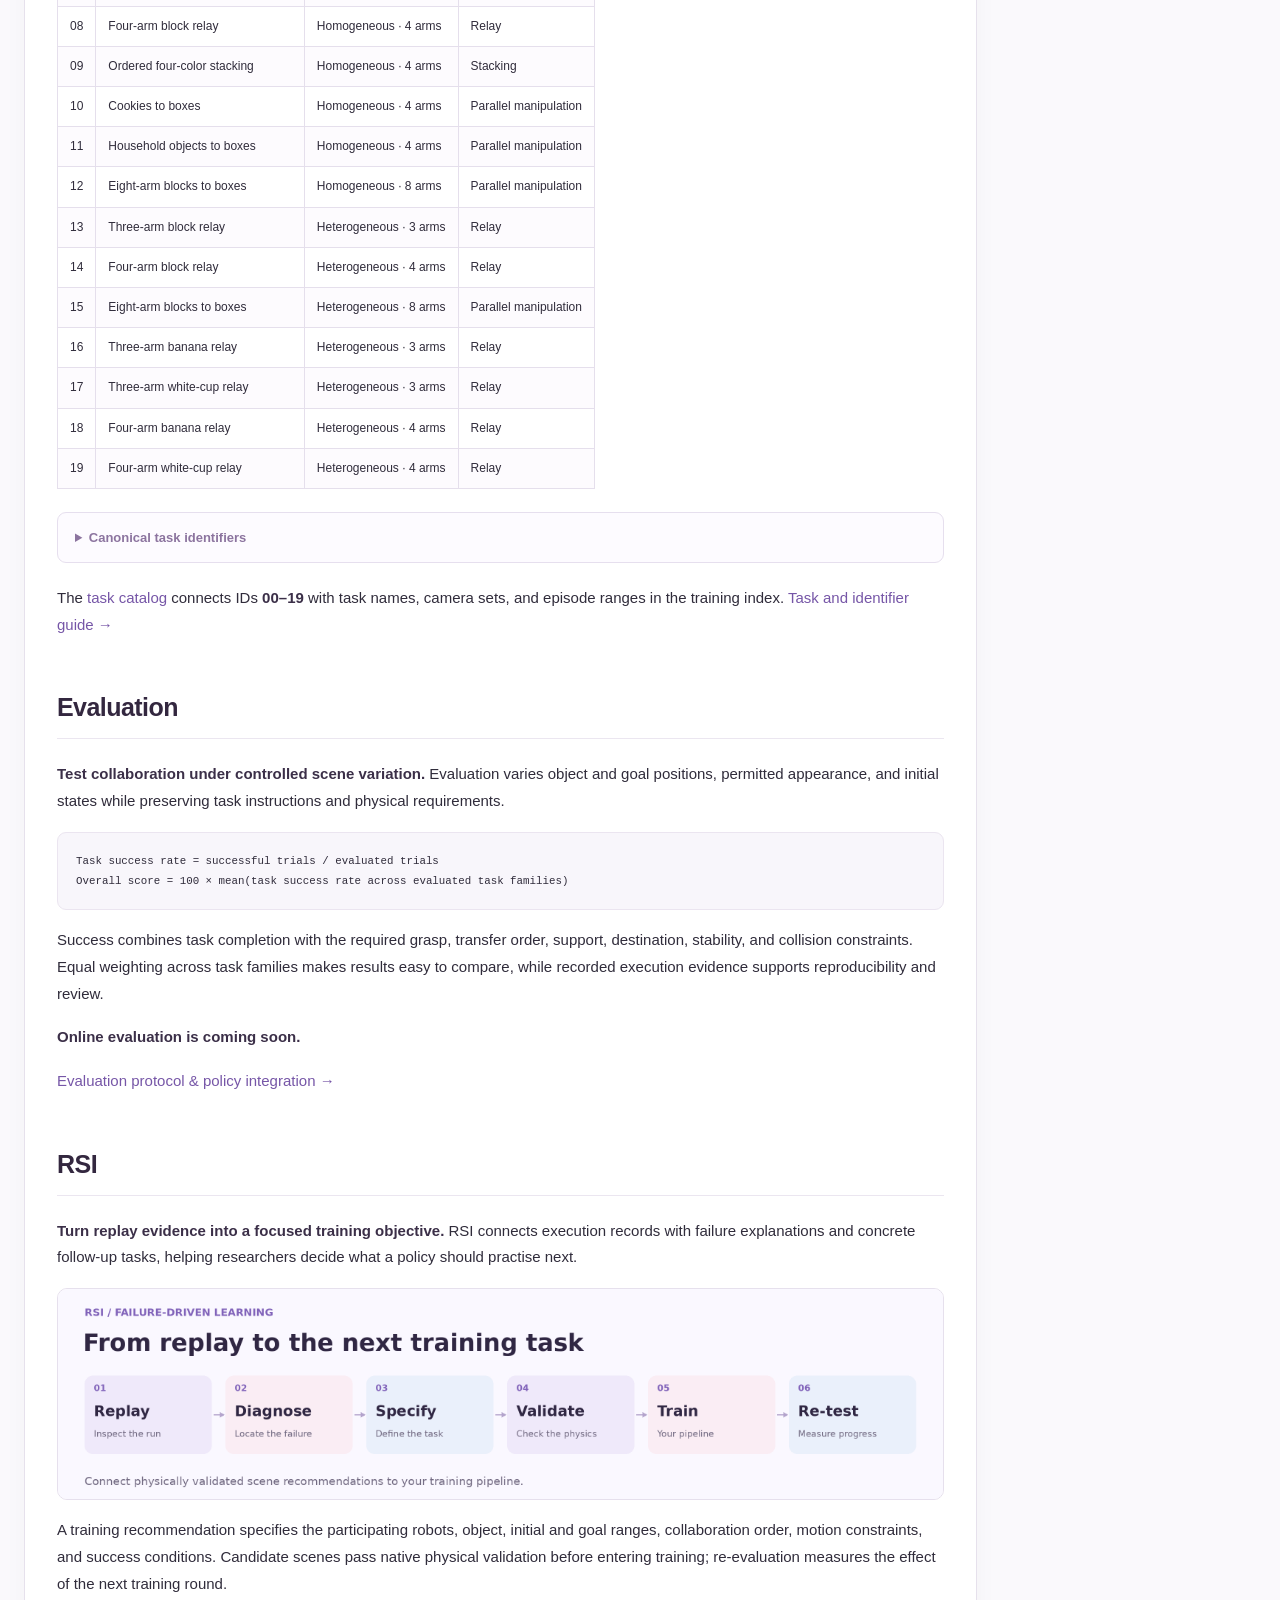
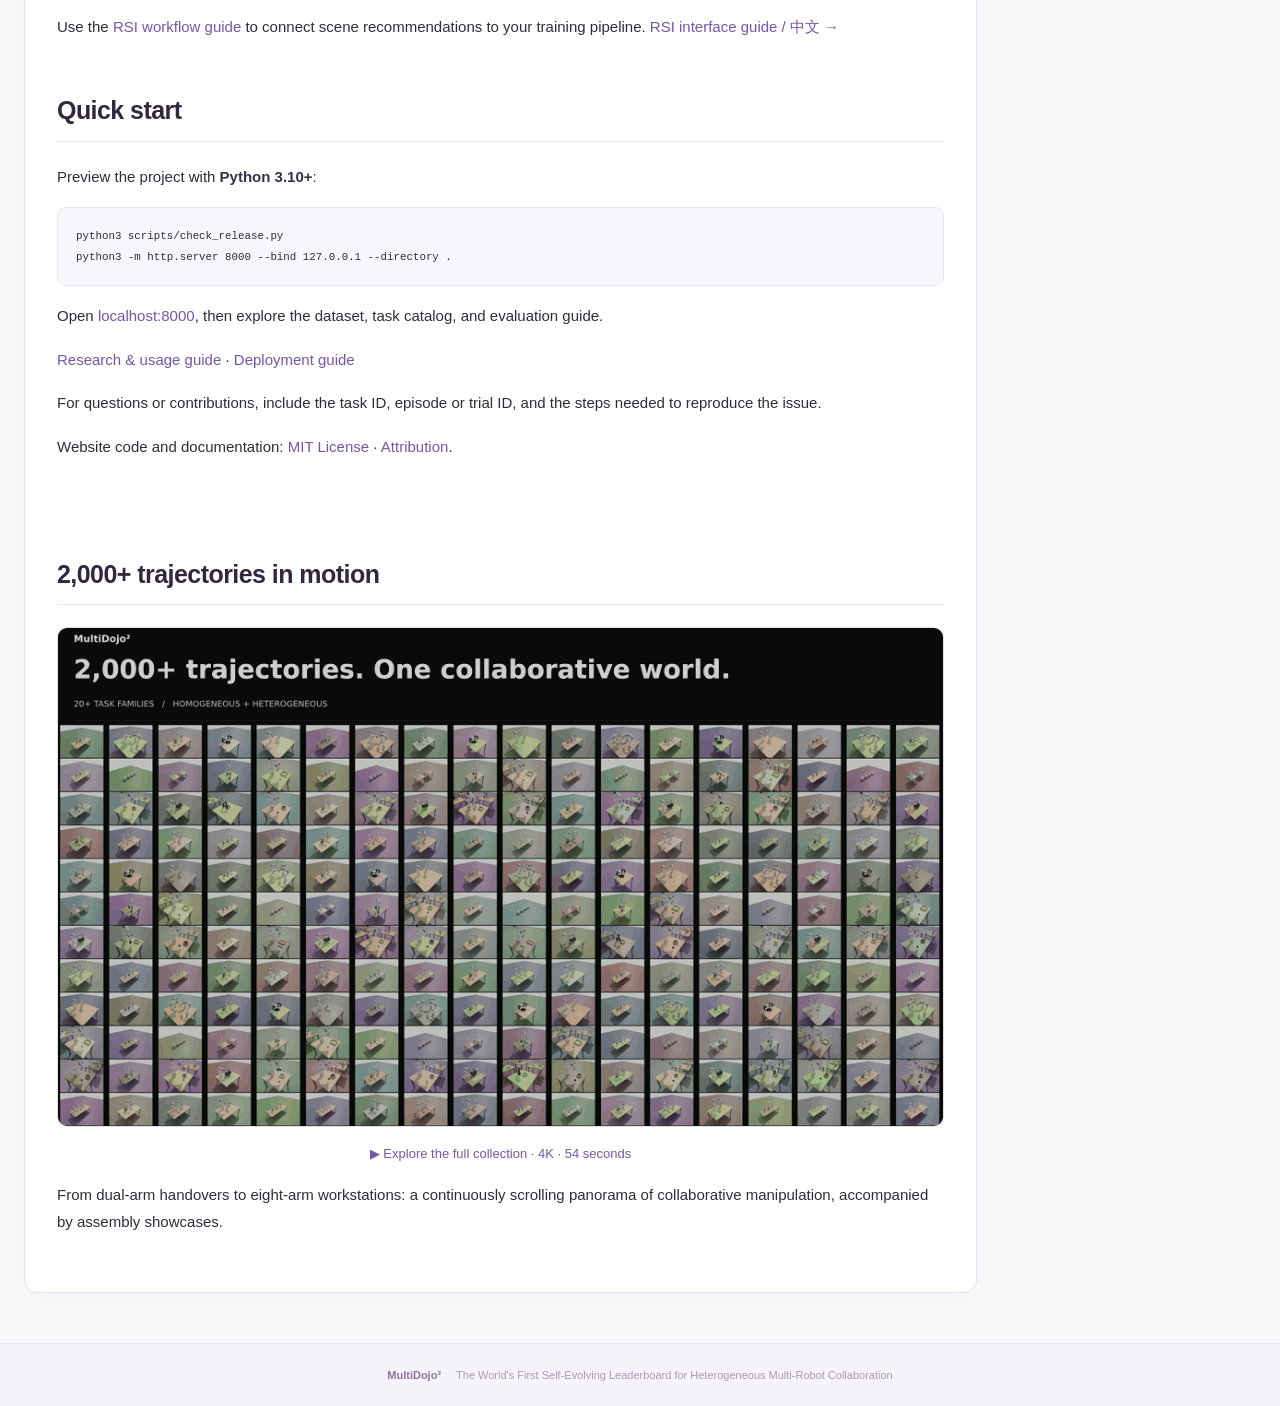
<file: docs/repository.html>
<!doctype html><html lang="en"><head><meta charset="utf-8"><meta name="viewport" content="width=device-width,initial-scale=1"><title>MultiDojo² · Project overview</title><link rel="icon" href="assets/favicon.png?v=af48e177111937ee"><link rel="stylesheet" href="repository.css?v=7e3782f20e9a3472"></head><body>
<div class="preview-bar"><nav class="language-switch" aria-label="Language"><strong lang="en">English</strong><a href="repository.zh-CN.html" lang="zh-CN">简体中文</a></nav><span>MultiDojo² · Project overview</span><a href="index.en.html">Project website ↗</a></div>
<header class="repo-header"><div class="repo-title"><img src="assets/mark.png?v=f698878eef2fb317" alt=""><span>MultiDojo²</span><span class="label">Research benchmark</span></div><nav class="tabs" aria-label="Project navigation"><span class="selected">README</span><a href="#dataset">Dataset</a><a href="#evaluation">Evaluation</a><a href="index.en.html">Project website ↗</a></nav></header>
<main class="repo-layout"><article class="readme"><div class="file-title"><span>README.md</span><a href="README.md" download>Raw Markdown ↓</a></div><div class="markdown-body"><p align="center"><img src="assets/mark.png?v=f698878eef2fb317" width="64" alt="MultiDojo² logo"></p>

<h1 align="center">MultiDojo²</h1>

<p align="center"><strong>The World's First Self-Evolving Leaderboard for Heterogeneous Multi-Robot Collaboration</strong></p>

<p align="center"><strong>English</strong> · <a href="repository.zh-CN.html" lang="zh-CN">简体中文</a></p>

<p align="center"><a href="index.en.html">Project website</a> · <a href="#dataset">Dataset</a> · <a href="#tasks">Tasks</a> · <a href="#evaluation">Evaluation</a> · <a href="#rsi">RSI</a> · <a href="#quick-start">Get started</a></p>

<table>
<thead>
<tr>
<th style="text-align: center;">Training demonstrations</th>
<th style="text-align: center;">Task families</th>
<th style="text-align: center;">Robot teams</th>
<th style="text-align: center;">RSI</th>
</tr>
</thead>
<tbody>
<tr>
<td style="text-align: center;"><strong>2,000+</strong></td>
<td style="text-align: center;"><strong>20+</strong> · 100 demos each</td>
<td style="text-align: center;"><strong>2 / 3 / 4 / 8 arms</strong></td>
<td style="text-align: center;"><strong>Learn &amp; Evolve</strong></td>
</tr>
</tbody>
</table>
<h2 id="collaboration-in-action">Collaboration in action</h2>
<p><a href="assets/fan-isomorphic.mp4?v=8cd024945abab6dc"><img alt="Ten homogeneous robot arms assemble a fan" src="assets/fan-isomorphic.gif?v=a4aa7ab143a86222" /></a></p>
<p align="center"><a href="assets/fan-isomorphic.mp4?v=8cd024945abab6dc">▶ Watch the complete ten-arm assembly</a> · <a href="assets/collaboration-overview.mp4?v=6367e5af1178d0d2">Watch the collection overview</a></p>

<p>Ten matching arms share an assembly sequence, transferring a workpiece between stations and coordinating each step toward a completed fan.</p>
<h2 id="dataset">Dataset</h2>
<p><strong>A balanced collection of 2,000+ reviewed simulation demonstrations across 20+ collaborative manipulation tasks.</strong> Each task contributes 100 episodes, covering handovers, relays, shared transport, ordered stacking, and parallel manipulation.</p>
<p><a href="assets/dataset-perspectives.png?v=dec5da28d0e72fe9"><img alt="Four synchronized camera views from one recorded episode, aligned with robot states and actions" src="assets/dataset-perspectives.png?v=dec5da28d0e72fe9" /></a></p>
<ul>
<li><strong>See the team and the local interaction.</strong> Every arm has a first-person view, accompanied by third-person views of the shared workspace. Follow grasping details and inter-robot coordination on the same timeline.</li>
<li><strong>Learn from aligned observations and actions.</strong> RGB, robot state, native joint commands, next observations, and camera calibration preserve the connection between what each robot sees and how it moves.</li>
<li><strong>Study collaboration across robot designs.</strong> Homogeneous and heterogeneous teams span two, three, four, and eight arms. Native joint orders, units, and actuator masks retain each robot's control semantics.</li>
<li><strong>Explore meaningful scene variation.</strong> Object and goal positions, workspaces, and scene appearance vary while preserving the task's manipulation objective.</li>
<li><strong>Use physically reviewed episodes.</strong> Acceptance checks cover grasping and contact, object support, placement stability, arm-to-arm collision constraints, synchronized images, and file integrity.</li>
</ul>
<p><strong><a href="https://huggingface.co/datasets/WorldAgents-c/MultiDojo2">Download training data on Hugging Face →</a></strong></p>
<p>The <strong>2,000+ demonstration collection</strong> is being progressively released on Hugging Face, with synchronized first-person and third-person views, native states/actions, and acceptance metadata. Download and loading instructions are provided in the dataset repository.</p>
<p><a href="guide.html#dataset">Data format &amp; loader example →</a> · <a href="assets/task-catalog.json">Machine-readable task catalog →</a></p>
<p><br></p>
<h2 id="collaboration-across-embodiments">Collaboration across embodiments</h2>
<h3 id="heterogeneous-robot-teams">Heterogeneous robot teams</h3>
<p><a href="assets/fan-heterogeneous.mp4?v=8655f6cd822451d6"><img alt="Different robot arms collaborate on fan assembly" src="assets/fan-heterogeneous.gif?v=4085f93b1e73b282" /></a></p>
<p>Different manipulators take complementary roles in the same assembly workflow, coordinating transfers and operations around a shared workpiece.</p>
<p align="center"><a href="assets/fan-heterogeneous.mp4?v=8655f6cd822451d6">▶ Watch the complete heterogeneous assembly</a></p>

<p><br></p>
<h3 id="humanoids-and-manipulators">Humanoids and manipulators</h3>
<p><a href="assets/fan-humanoid.mp4?v=792941acee4b8c40"><img alt="Humanoid robots and manipulators work together on fan assembly" src="assets/fan-humanoid.gif?v=2e45e24db9ce57b6" /></a></p>
<p>Humanoids and robot arms extend the collaboration across body types, working together through the assembly sequence.</p>
<p align="center"><a href="assets/fan-humanoid.mp4?v=792941acee4b8c40">▶ Watch the complete humanoid–manipulator assembly</a></p>

<p><em>Fan assembly highlights long-horizon, multi-stage coordination across homogeneous, heterogeneous, and humanoid teams.</em></p>
<h2 id="all-to-one-one-to-all">All-to-One. One-to-All.</h2>
<p><strong>Robot automation scales through collaboration.</strong> Shared tasks call for a shared understanding of the workspace, coordinated timing, and actions suited to each robot's role.</p>
<p><strong>All-to-One</strong> brings observations and states into a common view of the world. <strong>One-to-All</strong> turns that shared understanding into coordinated actions across different robots. <strong>One World, One Model</strong> expresses the research vision behind this approach.</p>
<p><img alt="All-to-One brings robot observations into shared world understanding; One-to-All coordinates actions across robot teams" src="assets/collaboration-principle.png?v=47a1b70244de0aba" /></p>
<h2 id="tasks">Tasks</h2>
<p>The suite spans <strong>five collaboration skills</strong>: handover, relay, shared lifting, stacking, and parallel manipulation. Each task includes <strong>100 training demonstrations</strong>, with evaluation designed around varied scene conditions and initial states.</p>
<table>
<thead>
<tr>
<th>ID</th>
<th>Task</th>
<th>Team</th>
<th>Skill</th>
</tr>
</thead>
<tbody>
<tr>
<td>00</td>
<td>Banana handover into a pan</td>
<td>Homogeneous · 2 arms</td>
<td>Handover</td>
</tr>
<tr>
<td>01</td>
<td>Banana and apple to plates</td>
<td>Homogeneous · 2 arms</td>
<td>Parallel manipulation</td>
</tr>
<tr>
<td>02</td>
<td>Collaborative carton transport</td>
<td>Homogeneous · 2 arms</td>
<td>Shared lifting</td>
</tr>
<tr>
<td>03</td>
<td>Two-stage cup relay</td>
<td>Homogeneous · 2 arms</td>
<td>Relay</td>
</tr>
<tr>
<td>04</td>
<td>Place and stack blocks</td>
<td>Homogeneous · 2 arms</td>
<td>Stacking</td>
</tr>
<tr>
<td>05</td>
<td>Franka–Piper long-block handover</td>
<td>Heterogeneous · 2 arms</td>
<td>Handover</td>
</tr>
<tr>
<td>06</td>
<td>Three-arm block relay</td>
<td>Homogeneous · 3 arms</td>
<td>Relay</td>
</tr>
<tr>
<td>07</td>
<td>Apples to baskets</td>
<td>Homogeneous · 4 arms</td>
<td>Parallel manipulation</td>
</tr>
<tr>
<td>08</td>
<td>Four-arm block relay</td>
<td>Homogeneous · 4 arms</td>
<td>Relay</td>
</tr>
<tr>
<td>09</td>
<td>Ordered four-color stacking</td>
<td>Homogeneous · 4 arms</td>
<td>Stacking</td>
</tr>
<tr>
<td>10</td>
<td>Cookies to boxes</td>
<td>Homogeneous · 4 arms</td>
<td>Parallel manipulation</td>
</tr>
<tr>
<td>11</td>
<td>Household objects to boxes</td>
<td>Homogeneous · 4 arms</td>
<td>Parallel manipulation</td>
</tr>
<tr>
<td>12</td>
<td>Eight-arm blocks to boxes</td>
<td>Homogeneous · 8 arms</td>
<td>Parallel manipulation</td>
</tr>
<tr>
<td>13</td>
<td>Three-arm block relay</td>
<td>Heterogeneous · 3 arms</td>
<td>Relay</td>
</tr>
<tr>
<td>14</td>
<td>Four-arm block relay</td>
<td>Heterogeneous · 4 arms</td>
<td>Relay</td>
</tr>
<tr>
<td>15</td>
<td>Eight-arm blocks to boxes</td>
<td>Heterogeneous · 8 arms</td>
<td>Parallel manipulation</td>
</tr>
<tr>
<td>16</td>
<td>Three-arm banana relay</td>
<td>Heterogeneous · 3 arms</td>
<td>Relay</td>
</tr>
<tr>
<td>17</td>
<td>Three-arm white-cup relay</td>
<td>Heterogeneous · 3 arms</td>
<td>Relay</td>
</tr>
<tr>
<td>18</td>
<td>Four-arm banana relay</td>
<td>Heterogeneous · 4 arms</td>
<td>Relay</td>
</tr>
<tr>
<td>19</td>
<td>Four-arm white-cup relay</td>
<td>Heterogeneous · 4 arms</td>
<td>Relay</td>
</tr>
</tbody>
</table>
<details>
<summary>Canonical task identifiers</summary>
<pre>00  BananaDualArmHandover
01  IsomorphicDualArm/BananaAppleToPlates
02  IsomorphicDualArm/CollabLiftLongBox
03  IsomorphicDualArm/CupLeftToMidToRight
04  IsomorphicDualArm/LeftPlaceRightStack
05  HeterogeneousDualArm/FrankPiperBananaHandover
06  IsomorphicTripleArm/BlockZoneRelay
07  IsomorphicQuadArm/AppleToBasket
08  IsomorphicQuadArm/BlockZoneRelay
09  IsomorphicQuadArm/ColorBlockCenterStack
10  IsomorphicQuadArm/CookieToBox
11  IsomorphicQuadArm/HouseholdToBox
12  IsomorphicOctaArm/BlocksToBoxes
13  HeterogeneousTripleArm/BlockZoneRelay
14  HeterogeneousQuadArm/BlockZoneRelay
15  HeterogeneousOctaArm/BlocksToBoxes
16  HeterogeneousTripleArm/BananaZoneRelay
17  HeterogeneousTripleArm/WhiteCupZoneRelay
18  HeterogeneousQuadArm/BananaZoneRelay
19  HeterogeneousQuadArm/WhiteCupZoneRelay</pre>
</details>

<p>The <a href="assets/task-catalog.json">task catalog</a> connects IDs <strong>00–19</strong> with task names, camera sets, and episode ranges in the training index. <a href="guide.html#task-ids">Task and identifier guide →</a></p>
<h2 id="evaluation">Evaluation</h2>
<p><strong>Test collaboration under controlled scene variation.</strong> Evaluation varies object and goal positions, permitted appearance, and initial states while preserving task instructions and physical requirements.</p>
<pre><code class="language-text">Task success rate = successful trials / evaluated trials
Overall score = 100 × mean(task success rate across evaluated task families)
</code></pre>
<p>Success combines task completion with the required grasp, transfer order, support, destination, stability, and collision constraints. Equal weighting across task families makes results easy to compare, while recorded execution evidence supports reproducibility and review.</p>
<p><strong>Online evaluation is coming soon.</strong></p>
<p><a href="guide.html#evaluation">Evaluation protocol &amp; policy integration →</a></p>
<h2 id="rsi">RSI</h2>
<p><strong>Turn replay evidence into a focused training objective.</strong> RSI connects execution records with failure explanations and concrete follow-up tasks, helping researchers decide what a policy should practise next.</p>
<p><a href="assets/rsi-workflow.png?v=8e7efacfb69f1ebc"><img alt="RSI workflow: replay, diagnosis, task specification, physical validation, training, and re-evaluation" src="assets/rsi-workflow.png?v=8e7efacfb69f1ebc" /></a></p>
<p>A training recommendation specifies the participating robots, object, initial and goal ranges, collaboration order, motion constraints, and success conditions. Candidate scenes pass native physical validation before entering training; re-evaluation measures the effect of the next training round.</p>
<p>Use the <a href="guide.html#rsi">RSI workflow guide</a> to connect scene recommendations to your training pipeline. <a href="rsi.html">RSI interface guide / 中文 →</a></p>
<h2 id="quick-start">Quick start</h2>
<p>Preview the project with <strong>Python 3.10+</strong>:</p>
<pre><code class="language-sh">python3 scripts/check_release.py
python3 -m http.server 8000 --bind 127.0.0.1 --directory .
</code></pre>
<p>Open <a href="http://localhost:8000/">localhost:8000</a>, then explore the dataset, task catalog, and evaluation guide.</p>
<p><a href="guide.html">Research &amp; usage guide</a> · <a href="guide.html#deployment">Deployment guide</a></p>
<p>For questions or contributions, include the task ID, episode or trial ID, and the steps needed to reproduce the issue.</p>
<p>Website code and documentation: <a href="LICENSE">MIT License</a> · <a href="NOTICE.md">Attribution</a>.</p>
<p><br></p>
<p><a id="one-collection-thousands-of-collaborative-moments"></a></p>
<p><a id="2000-trajectories-in-motion"></a></p>
<h2 id="2000-trajectories-in-motion">2,000+ trajectories in motion</h2>
<p><a href="assets/trajectory-wall.mp4?v=11f488fe7cc4ecfb"><img alt="A continuously scrolling gallery of collaborative robot scenes" src="assets/trajectory-wall.gif?v=41b6699d1b7032fc" /></a></p>
<p align="center"><a href="assets/trajectory-wall.mp4?v=11f488fe7cc4ecfb">▶ Explore the full collection · 4K · 54 seconds</a></p>

<p>From dual-arm handovers to eight-arm workstations: a continuously scrolling panorama of collaborative manipulation, accompanied by assembly showcases.</p></div></article>
<aside class="aside"><section class="about"><p class="aside-kicker">MULTIDOJO²</p><h2>Learning to collaborate.</h2><p>Multi-view demonstrations and reproducible evaluation for diverse robot teams.</p><a class="aside-action" href="#dataset">Explore the dataset <span>↗</span></a><div class="topics"><span>multi-robot</span><span>dataset</span><span>embodied-ai</span><span>RSI</span></div></section><section><h2>At a glance</h2><dl><dt>Training episodes</dt><dd>2,000+</dd><dt>Task families</dt><dd>20+</dd><dt>Arms per team</dt><dd>2 / 3 / 4 / 8</dd><dt>Learning loop</dt><dd>RSI</dd></dl></section><section><h2>Inside the dataset</h2><ul class="aside-features"><li>Every arm's first-person view</li><li>Shared third-person views</li><li>Aligned states and actions</li><li>Physical acceptance records</li></ul></section><nav class="section-nav" aria-label="README contents"><h2>Explore</h2><a href="#collaboration-in-action">Collaboration in action</a><a href="#dataset">Dataset</a><a href="#collaboration-across-embodiments">Robot teams</a><a href="#tasks">Task suite</a><a href="#evaluation">Evaluation</a><a href="#rsi">RSI workflow</a><a href="#quick-start">Get started</a><a href="#2000-trajectories-in-motion">Scene gallery</a></nav><div class="aside-principle"><strong>All-to-One.<br>One-to-All.</strong><p>A shared world.<br>Coordinated action.</p></div></aside></main><footer class="footer"><strong>MultiDojo²</strong><span>The World's First Self-Evolving Leaderboard for Heterogeneous Multi-Robot Collaboration</span></footer></body></html>
</file>
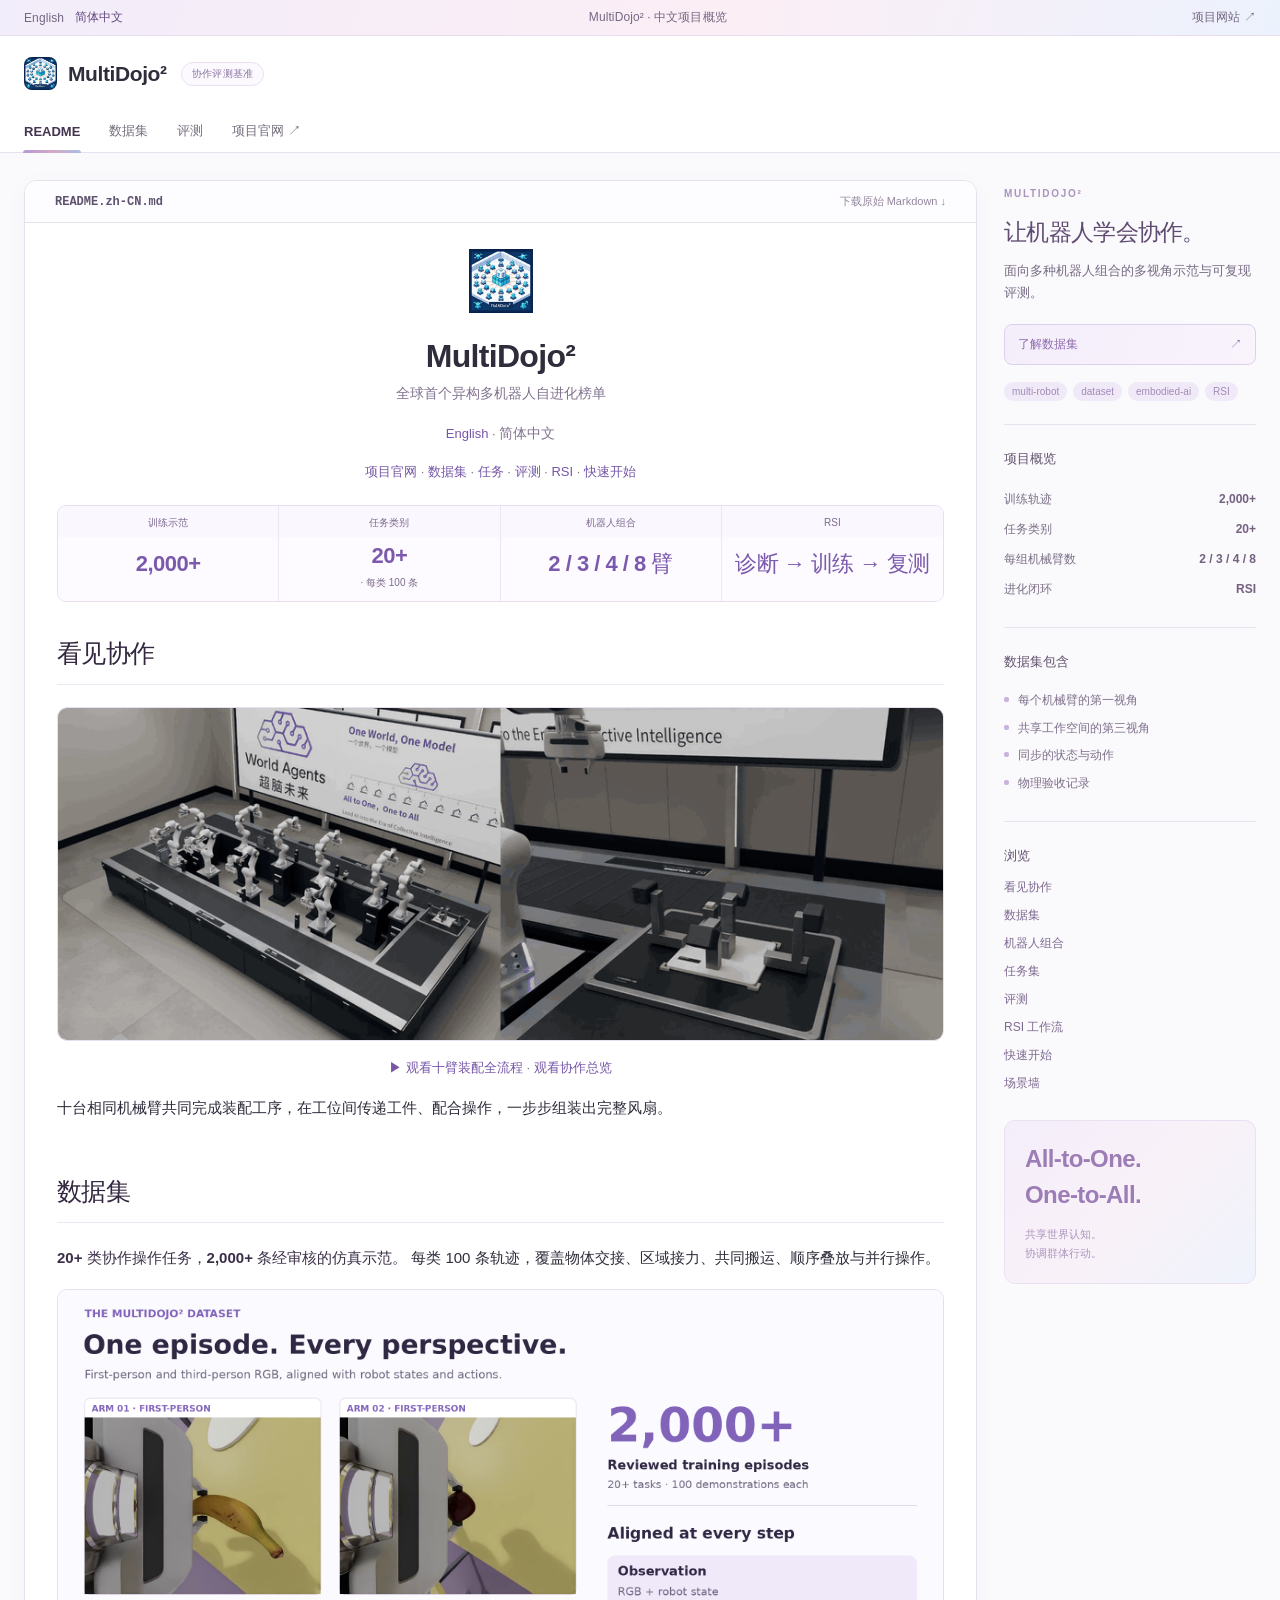
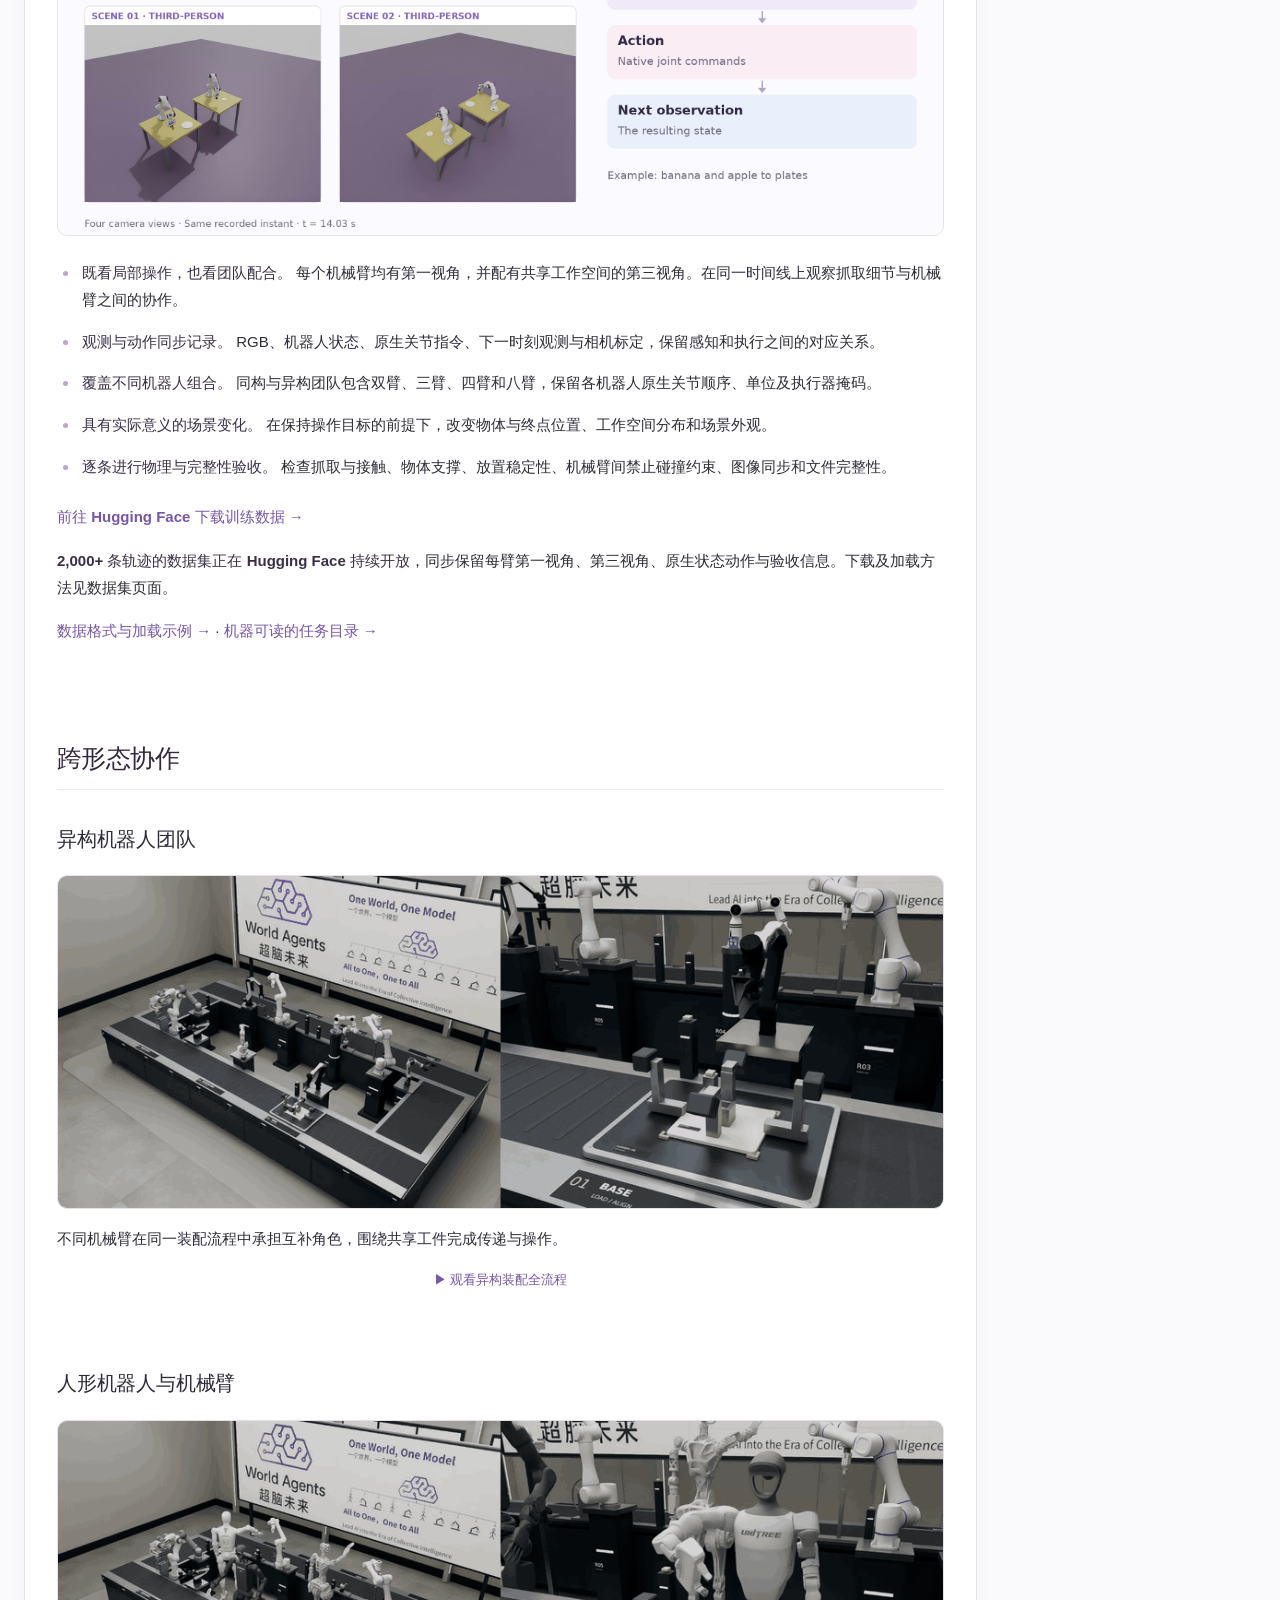
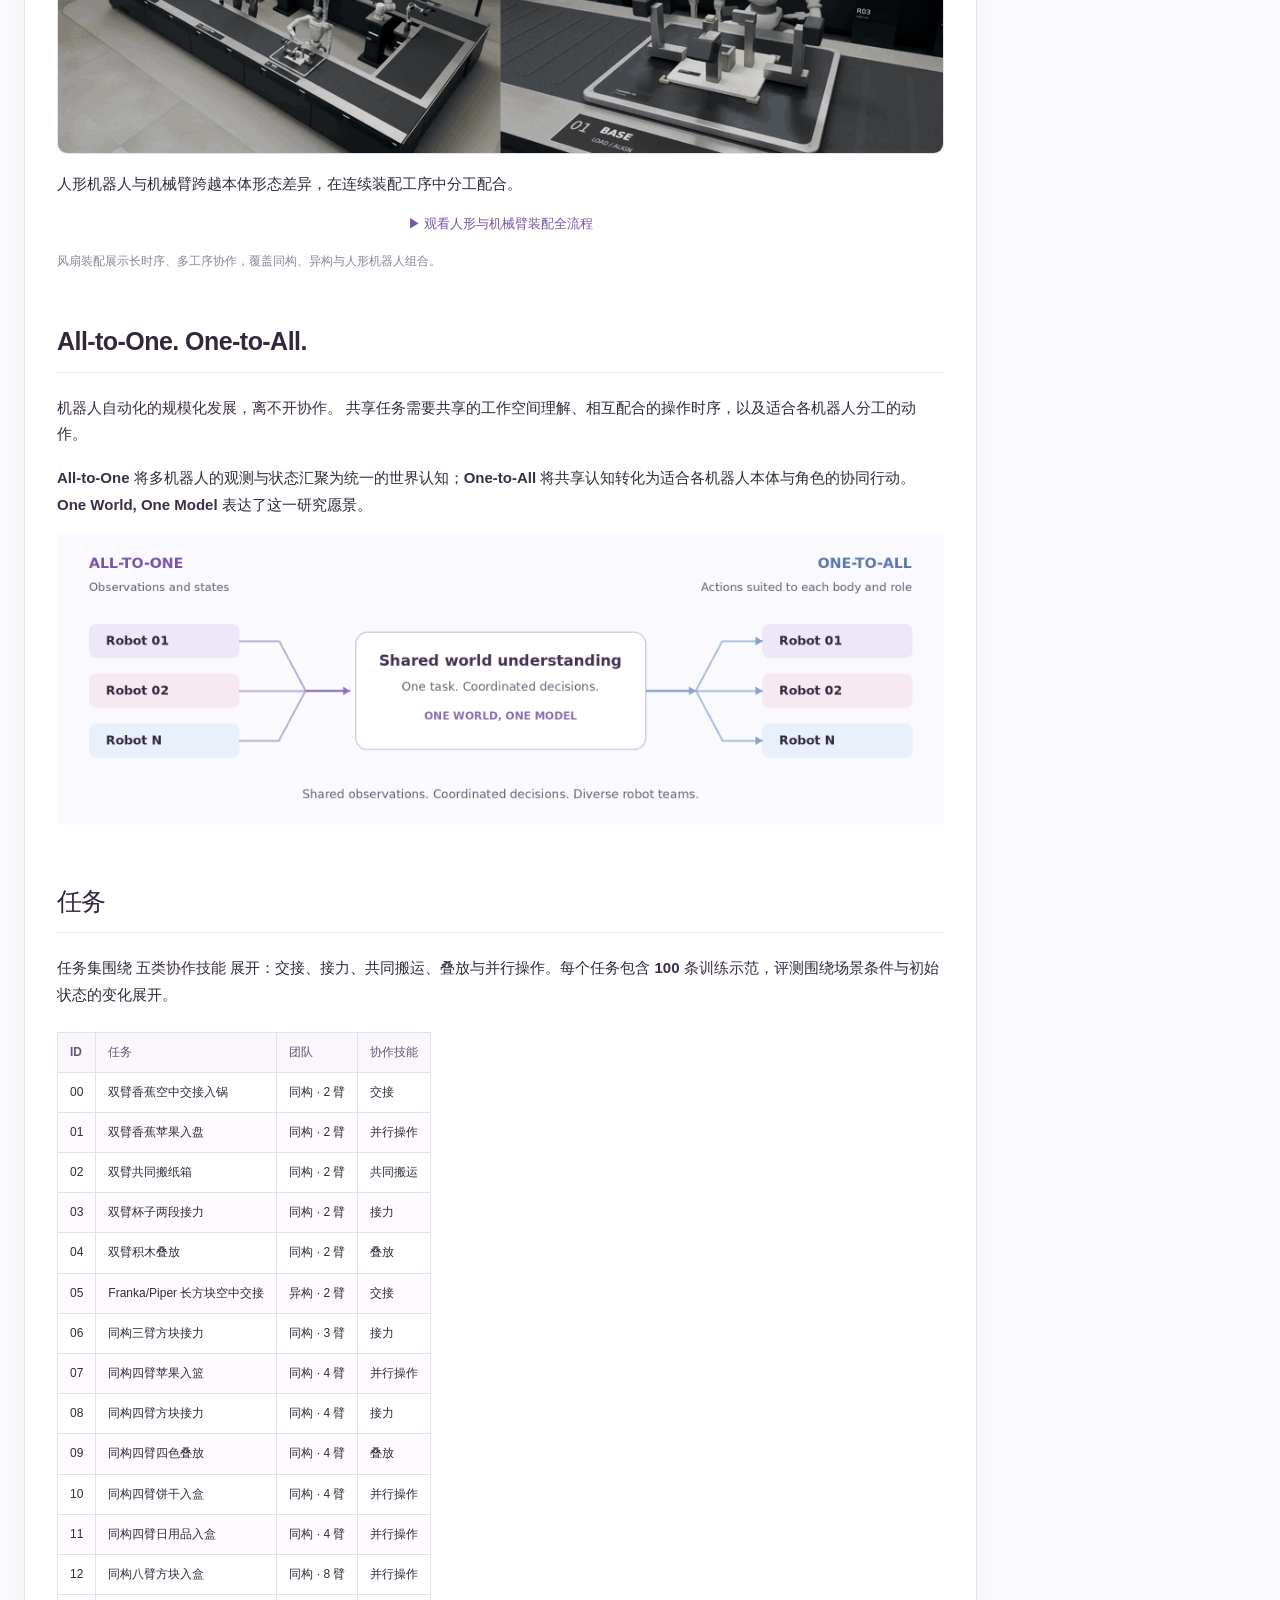
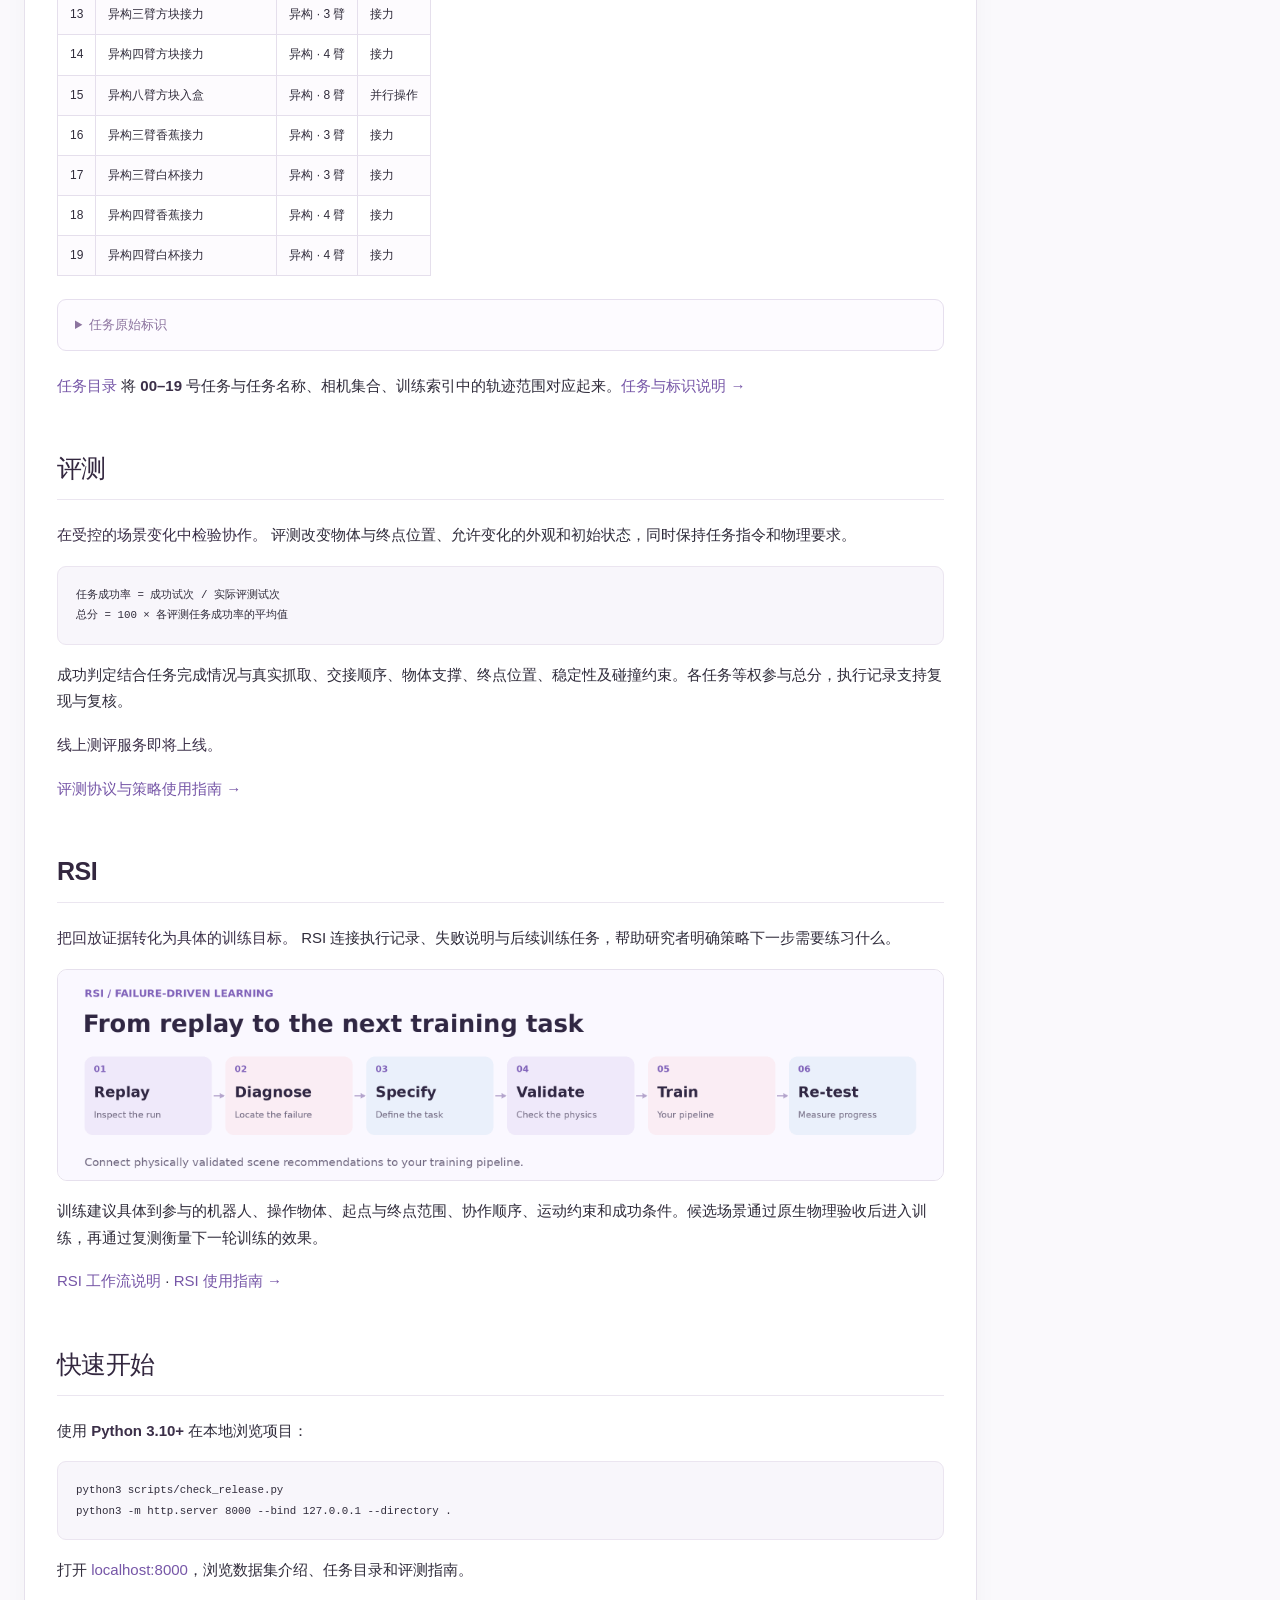
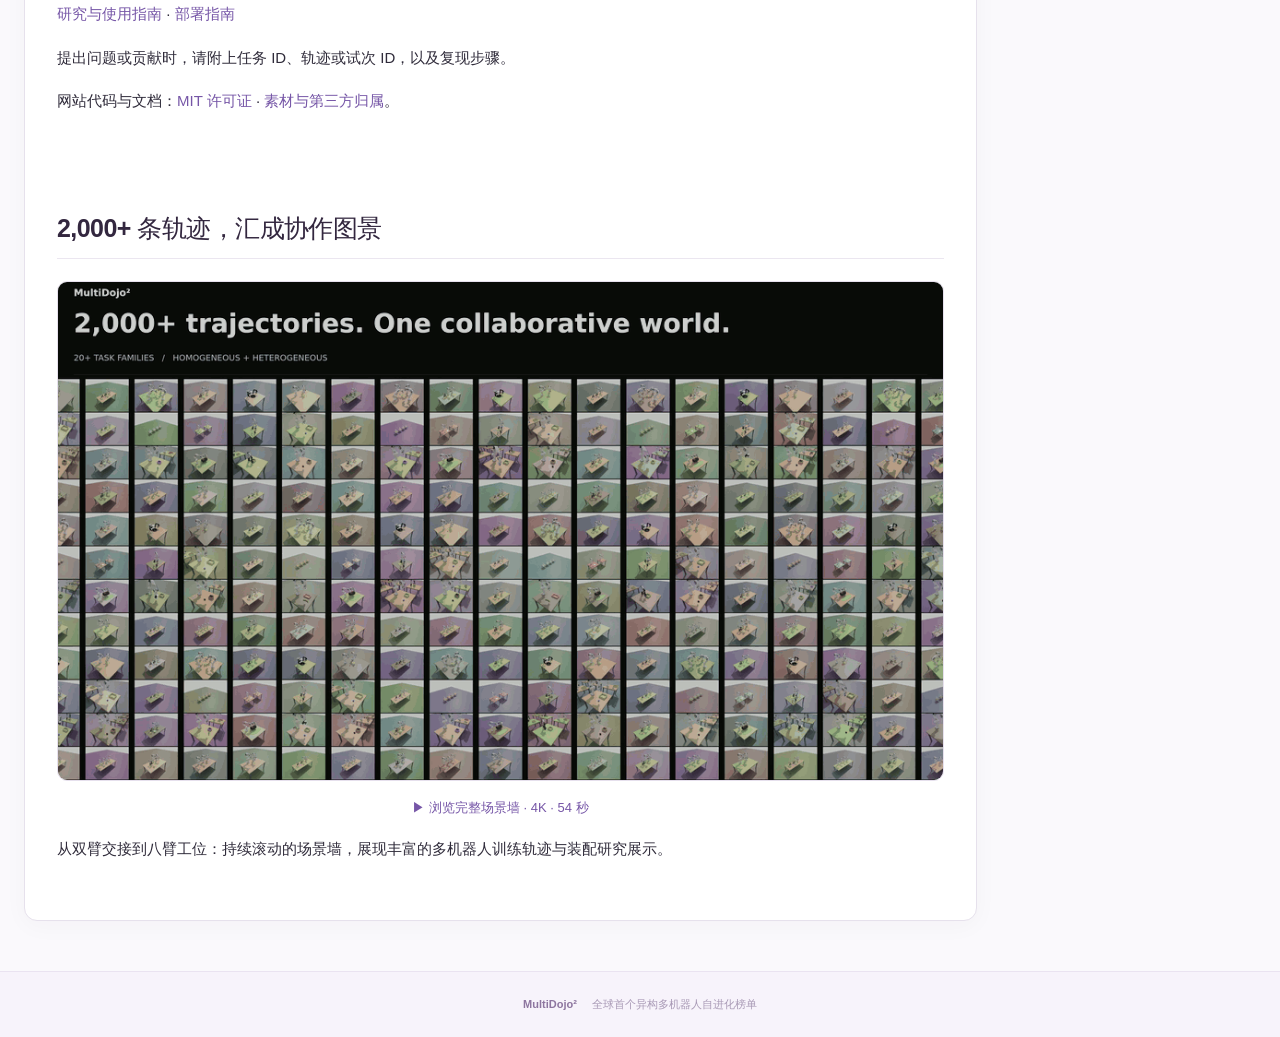
<file: docs/repository.zh-CN.html>
<!doctype html><html lang="zh-CN"><head><meta charset="utf-8"><meta name="viewport" content="width=device-width,initial-scale=1"><title>MultiDojo² · 中文项目概览</title><link rel="icon" href="assets/favicon.png?v=af48e177111937ee"><link rel="stylesheet" href="repository.css?v=7e3782f20e9a3472"></head><body>
<div class="preview-bar"><nav class="language-switch" aria-label="Language"><a href="repository.html" lang="en">English</a><strong lang="zh-CN">简体中文</strong></nav><span>MultiDojo² · 中文项目概览</span><a href="./">项目网站 ↗</a></div>
<header class="repo-header"><div class="repo-title"><img src="assets/mark.png?v=f698878eef2fb317" alt=""><span>MultiDojo²</span><span class="label">协作评测基准</span></div><nav class="tabs" aria-label="项目导航"><span class="selected">README</span><a href="#dataset">数据集</a><a href="#evaluation">评测</a><a href="./">项目官网 ↗</a></nav></header>
<main class="repo-layout"><article class="readme"><div class="file-title"><span>README.zh-CN.md</span><a href="README.zh-CN.md" download>下载原始 Markdown ↓</a></div><div class="markdown-body"><p align="center"><img src="assets/mark.png?v=f698878eef2fb317" width="64" alt="MultiDojo² 标志"></p>

<h1 align="center">MultiDojo²</h1>

<p align="center"><strong>全球首个异构多机器人自进化榜单</strong></p>

<p align="center"><a href="repository.html" lang="en">English</a> · <strong>简体中文</strong></p>

<p align="center"><a href="index.html">项目官网</a> · <a href="#dataset">数据集</a> · <a href="#tasks">任务</a> · <a href="#evaluation">评测</a> · <a href="#rsi">RSI</a> · <a href="#quick-start">快速开始</a></p>

<table>
<thead>
<tr>
<th style="text-align: center;">训练示范</th>
<th style="text-align: center;">任务类别</th>
<th style="text-align: center;">机器人组合</th>
<th style="text-align: center;">RSI</th>
</tr>
</thead>
<tbody>
<tr>
<td style="text-align: center;"><strong>2,000+</strong></td>
<td style="text-align: center;"><strong>20+</strong> · 每类 100 条</td>
<td style="text-align: center;"><strong>2 / 3 / 4 / 8 臂</strong></td>
<td style="text-align: center;"><strong>诊断 → 训练 → 复测</strong></td>
</tr>
</tbody>
</table>
<p><a id="collaboration-in-action"></a></p>
<h2 id="_1">看见协作</h2>
<p><a href="assets/fan-isomorphic.mp4?v=8cd024945abab6dc"><img alt="十台同构机械臂协作组装风扇" src="assets/fan-isomorphic.gif?v=a4aa7ab143a86222" /></a></p>
<p align="center"><a href="assets/fan-isomorphic.mp4?v=8cd024945abab6dc">▶ 观看十臂装配全流程</a> · <a href="assets/collaboration-overview.mp4?v=6367e5af1178d0d2">观看协作总览</a></p>

<p>十台相同机械臂共同完成装配工序，在工位间传递工件、配合操作，一步步组装出完整风扇。</p>
<p><a id="dataset"></a></p>
<h2 id="_2">数据集</h2>
<p><strong>20+ 类协作操作任务，2,000+ 条经审核的仿真示范。</strong> 每类 100 条轨迹，覆盖物体交接、区域接力、共同搬运、顺序叠放与并行操作。</p>
<p><a href="assets/dataset-perspectives.png?v=dec5da28d0e72fe9"><img alt="同一条轨迹的四路同步视角，与机器人状态和动作对齐" src="assets/dataset-perspectives.png?v=dec5da28d0e72fe9" /></a></p>
<ul>
<li><strong>既看局部操作，也看团队配合。</strong> 每个机械臂均有第一视角，并配有共享工作空间的第三视角。在同一时间线上观察抓取细节与机械臂之间的协作。</li>
<li><strong>观测与动作同步记录。</strong> RGB、机器人状态、原生关节指令、下一时刻观测与相机标定，保留感知和执行之间的对应关系。</li>
<li><strong>覆盖不同机器人组合。</strong> 同构与异构团队包含双臂、三臂、四臂和八臂，保留各机器人原生关节顺序、单位及执行器掩码。</li>
<li><strong>具有实际意义的场景变化。</strong> 在保持操作目标的前提下，改变物体与终点位置、工作空间分布和场景外观。</li>
<li><strong>逐条进行物理与完整性验收。</strong> 检查抓取与接触、物体支撑、放置稳定性、机械臂间禁止碰撞约束、图像同步和文件完整性。</li>
</ul>
<p><strong><a href="https://huggingface.co/datasets/WorldAgents-c/MultiDojo2">前往 Hugging Face 下载训练数据 →</a></strong></p>
<p><strong>2,000+ 条轨迹的数据集正在 Hugging Face 持续开放</strong>，同步保留每臂第一视角、第三视角、原生状态动作与验收信息。下载及加载方法见数据集页面。</p>
<p><a href="guide.html#dataset">数据格式与加载示例 →</a> · <a href="assets/task-catalog.json">机器可读的任务目录 →</a></p>
<p><br></p>
<p><a id="collaboration-across-embodiments"></a></p>
<h2 id="_3">跨形态协作</h2>
<h3 id="_4">异构机器人团队</h3>
<p><a href="assets/fan-heterogeneous.mp4?v=8655f6cd822451d6"><img alt="不同型号机械臂共同组装风扇" src="assets/fan-heterogeneous.gif?v=4085f93b1e73b282" /></a></p>
<p>不同机械臂在同一装配流程中承担互补角色，围绕共享工件完成传递与操作。</p>
<p align="center"><a href="assets/fan-heterogeneous.mp4?v=8655f6cd822451d6">▶ 观看异构装配全流程</a></p>

<p><br></p>
<h3 id="_5">人形机器人与机械臂</h3>
<p><a href="assets/fan-humanoid.mp4?v=792941acee4b8c40"><img alt="人形机器人与机械臂共同完成风扇装配" src="assets/fan-humanoid.gif?v=2e45e24db9ce57b6" /></a></p>
<p>人形机器人与机械臂跨越本体形态差异，在连续装配工序中分工配合。</p>
<p align="center"><a href="assets/fan-humanoid.mp4?v=792941acee4b8c40">▶ 观看人形与机械臂装配全流程</a></p>

<p><em>风扇装配展示长时序、多工序协作，覆盖同构、异构与人形机器人组合。</em></p>
<h2 id="all-to-one-one-to-all">All-to-One. One-to-All.</h2>
<p><strong>机器人自动化的规模化发展，离不开协作。</strong> 共享任务需要共享的工作空间理解、相互配合的操作时序，以及适合各机器人分工的动作。</p>
<p><strong>All-to-One</strong> 将多机器人的观测与状态汇聚为统一的世界认知；<strong>One-to-All</strong> 将共享认知转化为适合各机器人本体与角色的协同行动。<strong>One World, One Model</strong> 表达了这一研究愿景。</p>
<p><img alt="All-to-One 汇聚观测与状态，One-to-All 协调不同机器人团队的行动" src="assets/collaboration-principle.png?v=47a1b70244de0aba" /></p>
<p><a id="tasks"></a></p>
<h2 id="_6">任务</h2>
<p>任务集围绕 <strong>五类协作技能</strong> 展开：交接、接力、共同搬运、叠放与并行操作。每个任务包含 <strong>100 条训练示范</strong>，评测围绕场景条件与初始状态的变化展开。</p>
<table>
<thead>
<tr>
<th>ID</th>
<th>任务</th>
<th>团队</th>
<th>协作技能</th>
</tr>
</thead>
<tbody>
<tr>
<td>00</td>
<td>双臂香蕉空中交接入锅</td>
<td>同构 · 2 臂</td>
<td>交接</td>
</tr>
<tr>
<td>01</td>
<td>双臂香蕉苹果入盘</td>
<td>同构 · 2 臂</td>
<td>并行操作</td>
</tr>
<tr>
<td>02</td>
<td>双臂共同搬纸箱</td>
<td>同构 · 2 臂</td>
<td>共同搬运</td>
</tr>
<tr>
<td>03</td>
<td>双臂杯子两段接力</td>
<td>同构 · 2 臂</td>
<td>接力</td>
</tr>
<tr>
<td>04</td>
<td>双臂积木叠放</td>
<td>同构 · 2 臂</td>
<td>叠放</td>
</tr>
<tr>
<td>05</td>
<td>Franka/Piper 长方块空中交接</td>
<td>异构 · 2 臂</td>
<td>交接</td>
</tr>
<tr>
<td>06</td>
<td>同构三臂方块接力</td>
<td>同构 · 3 臂</td>
<td>接力</td>
</tr>
<tr>
<td>07</td>
<td>同构四臂苹果入篮</td>
<td>同构 · 4 臂</td>
<td>并行操作</td>
</tr>
<tr>
<td>08</td>
<td>同构四臂方块接力</td>
<td>同构 · 4 臂</td>
<td>接力</td>
</tr>
<tr>
<td>09</td>
<td>同构四臂四色叠放</td>
<td>同构 · 4 臂</td>
<td>叠放</td>
</tr>
<tr>
<td>10</td>
<td>同构四臂饼干入盒</td>
<td>同构 · 4 臂</td>
<td>并行操作</td>
</tr>
<tr>
<td>11</td>
<td>同构四臂日用品入盒</td>
<td>同构 · 4 臂</td>
<td>并行操作</td>
</tr>
<tr>
<td>12</td>
<td>同构八臂方块入盒</td>
<td>同构 · 8 臂</td>
<td>并行操作</td>
</tr>
<tr>
<td>13</td>
<td>异构三臂方块接力</td>
<td>异构 · 3 臂</td>
<td>接力</td>
</tr>
<tr>
<td>14</td>
<td>异构四臂方块接力</td>
<td>异构 · 4 臂</td>
<td>接力</td>
</tr>
<tr>
<td>15</td>
<td>异构八臂方块入盒</td>
<td>异构 · 8 臂</td>
<td>并行操作</td>
</tr>
<tr>
<td>16</td>
<td>异构三臂香蕉接力</td>
<td>异构 · 3 臂</td>
<td>接力</td>
</tr>
<tr>
<td>17</td>
<td>异构三臂白杯接力</td>
<td>异构 · 3 臂</td>
<td>接力</td>
</tr>
<tr>
<td>18</td>
<td>异构四臂香蕉接力</td>
<td>异构 · 4 臂</td>
<td>接力</td>
</tr>
<tr>
<td>19</td>
<td>异构四臂白杯接力</td>
<td>异构 · 4 臂</td>
<td>接力</td>
</tr>
</tbody>
</table>
<details>
<summary>任务原始标识</summary>
<pre>00  BananaDualArmHandover
01  IsomorphicDualArm/BananaAppleToPlates
02  IsomorphicDualArm/CollabLiftLongBox
03  IsomorphicDualArm/CupLeftToMidToRight
04  IsomorphicDualArm/LeftPlaceRightStack
05  HeterogeneousDualArm/FrankPiperBananaHandover
06  IsomorphicTripleArm/BlockZoneRelay
07  IsomorphicQuadArm/AppleToBasket
08  IsomorphicQuadArm/BlockZoneRelay
09  IsomorphicQuadArm/ColorBlockCenterStack
10  IsomorphicQuadArm/CookieToBox
11  IsomorphicQuadArm/HouseholdToBox
12  IsomorphicOctaArm/BlocksToBoxes
13  HeterogeneousTripleArm/BlockZoneRelay
14  HeterogeneousQuadArm/BlockZoneRelay
15  HeterogeneousOctaArm/BlocksToBoxes
16  HeterogeneousTripleArm/BananaZoneRelay
17  HeterogeneousTripleArm/WhiteCupZoneRelay
18  HeterogeneousQuadArm/BananaZoneRelay
19  HeterogeneousQuadArm/WhiteCupZoneRelay</pre>
</details>

<p><a href="assets/task-catalog.json">任务目录</a> 将 <strong>00–19</strong> 号任务与任务名称、相机集合、训练索引中的轨迹范围对应起来。<a href="guide.html#task-ids">任务与标识说明 →</a></p>
<p><a id="evaluation"></a></p>
<h2 id="_7">评测</h2>
<p><strong>在受控的场景变化中检验协作。</strong> 评测改变物体与终点位置、允许变化的外观和初始状态，同时保持任务指令和物理要求。</p>
<pre><code class="language-text">任务成功率 = 成功试次 / 实际评测试次
总分 = 100 × 各评测任务成功率的平均值
</code></pre>
<p>成功判定结合任务完成情况与真实抓取、交接顺序、物体支撑、终点位置、稳定性及碰撞约束。各任务等权参与总分，执行记录支持复现与复核。</p>
<p><strong>线上测评服务即将上线。</strong></p>
<p><a href="guide.html#evaluation">评测协议与策略使用指南 →</a></p>
<h2 id="rsi">RSI</h2>
<p><strong>把回放证据转化为具体的训练目标。</strong> RSI 连接执行记录、失败说明与后续训练任务，帮助研究者明确策略下一步需要练习什么。</p>
<p><a href="assets/rsi-workflow.png?v=8e7efacfb69f1ebc"><img alt="RSI 工作流：回放、诊断、任务定义、物理验证、训练与复测" src="assets/rsi-workflow.png?v=8e7efacfb69f1ebc" /></a></p>
<p>训练建议具体到参与的机器人、操作物体、起点与终点范围、协作顺序、运动约束和成功条件。候选场景通过原生物理验收后进入训练，再通过复测衡量下一轮训练的效果。</p>
<p><a href="guide.html#rsi">RSI 工作流说明</a> · <a href="rsi.html">RSI 使用指南 →</a></p>
<p><a id="quick-start"></a></p>
<h2 id="_8">快速开始</h2>
<p>使用 <strong>Python 3.10+</strong> 在本地浏览项目：</p>
<pre><code class="language-sh">python3 scripts/check_release.py
python3 -m http.server 8000 --bind 127.0.0.1 --directory .
</code></pre>
<p>打开 <a href="http://localhost:8000/">localhost:8000</a>，浏览数据集介绍、任务目录和评测指南。</p>
<p><a href="guide.html#中文说明">研究与使用指南</a> · <a href="guide.html#deployment">部署指南</a></p>
<p>提出问题或贡献时，请附上任务 ID、轨迹或试次 ID，以及复现步骤。</p>
<p>网站代码与文档：<a href="LICENSE">MIT 许可证</a> · <a href="NOTICE.md">素材与第三方归属</a>。</p>
<p><br></p>
<p><a id="one-collection-thousands-of-collaborative-moments"></a>
<a id="2000-trajectories-in-motion"></a></p>
<h2 id="2000">2,000+ 条轨迹，汇成协作图景</h2>
<p><a href="assets/trajectory-wall.mp4?v=11f488fe7cc4ecfb"><img alt="多机器人协作场景持续滚动的视频墙" src="assets/trajectory-wall.gif?v=41b6699d1b7032fc" /></a></p>
<p align="center"><a href="assets/trajectory-wall.mp4?v=11f488fe7cc4ecfb">▶ 浏览完整场景墙 · 4K · 54 秒</a></p>

<p>从双臂交接到八臂工位：持续滚动的场景墙，展现丰富的多机器人训练轨迹与装配研究展示。</p></div></article>
<aside class="aside"><section class="about"><p class="aside-kicker">MULTIDOJO²</p><h2>让机器人学会协作。</h2><p>面向多种机器人组合的多视角示范与可复现评测。</p><a class="aside-action" href="#dataset">了解数据集 <span>↗</span></a><div class="topics"><span>multi-robot</span><span>dataset</span><span>embodied-ai</span><span>RSI</span></div></section><section><h2>项目概览</h2><dl><dt>训练轨迹</dt><dd>2,000+</dd><dt>任务类别</dt><dd>20+</dd><dt>每组机械臂数</dt><dd>2 / 3 / 4 / 8</dd><dt>进化闭环</dt><dd>RSI</dd></dl></section><section><h2>数据集包含</h2><ul class="aside-features"><li>每个机械臂的第一视角</li><li>共享工作空间的第三视角</li><li>同步的状态与动作</li><li>物理验收记录</li></ul></section><nav class="section-nav" aria-label="目录"><h2>浏览</h2><a href="#collaboration-in-action">看见协作</a><a href="#dataset">数据集</a><a href="#collaboration-across-embodiments">机器人组合</a><a href="#tasks">任务集</a><a href="#evaluation">评测</a><a href="#rsi">RSI 工作流</a><a href="#quick-start">快速开始</a><a href="#2000-trajectories-in-motion">场景墙</a></nav><div class="aside-principle"><strong>All-to-One.<br>One-to-All.</strong><p>共享世界认知。<br>协调群体行动。</p></div></aside></main><footer class="footer"><strong>MultiDojo²</strong><span>全球首个异构多机器人自进化榜单</span></footer></body></html>
</file>
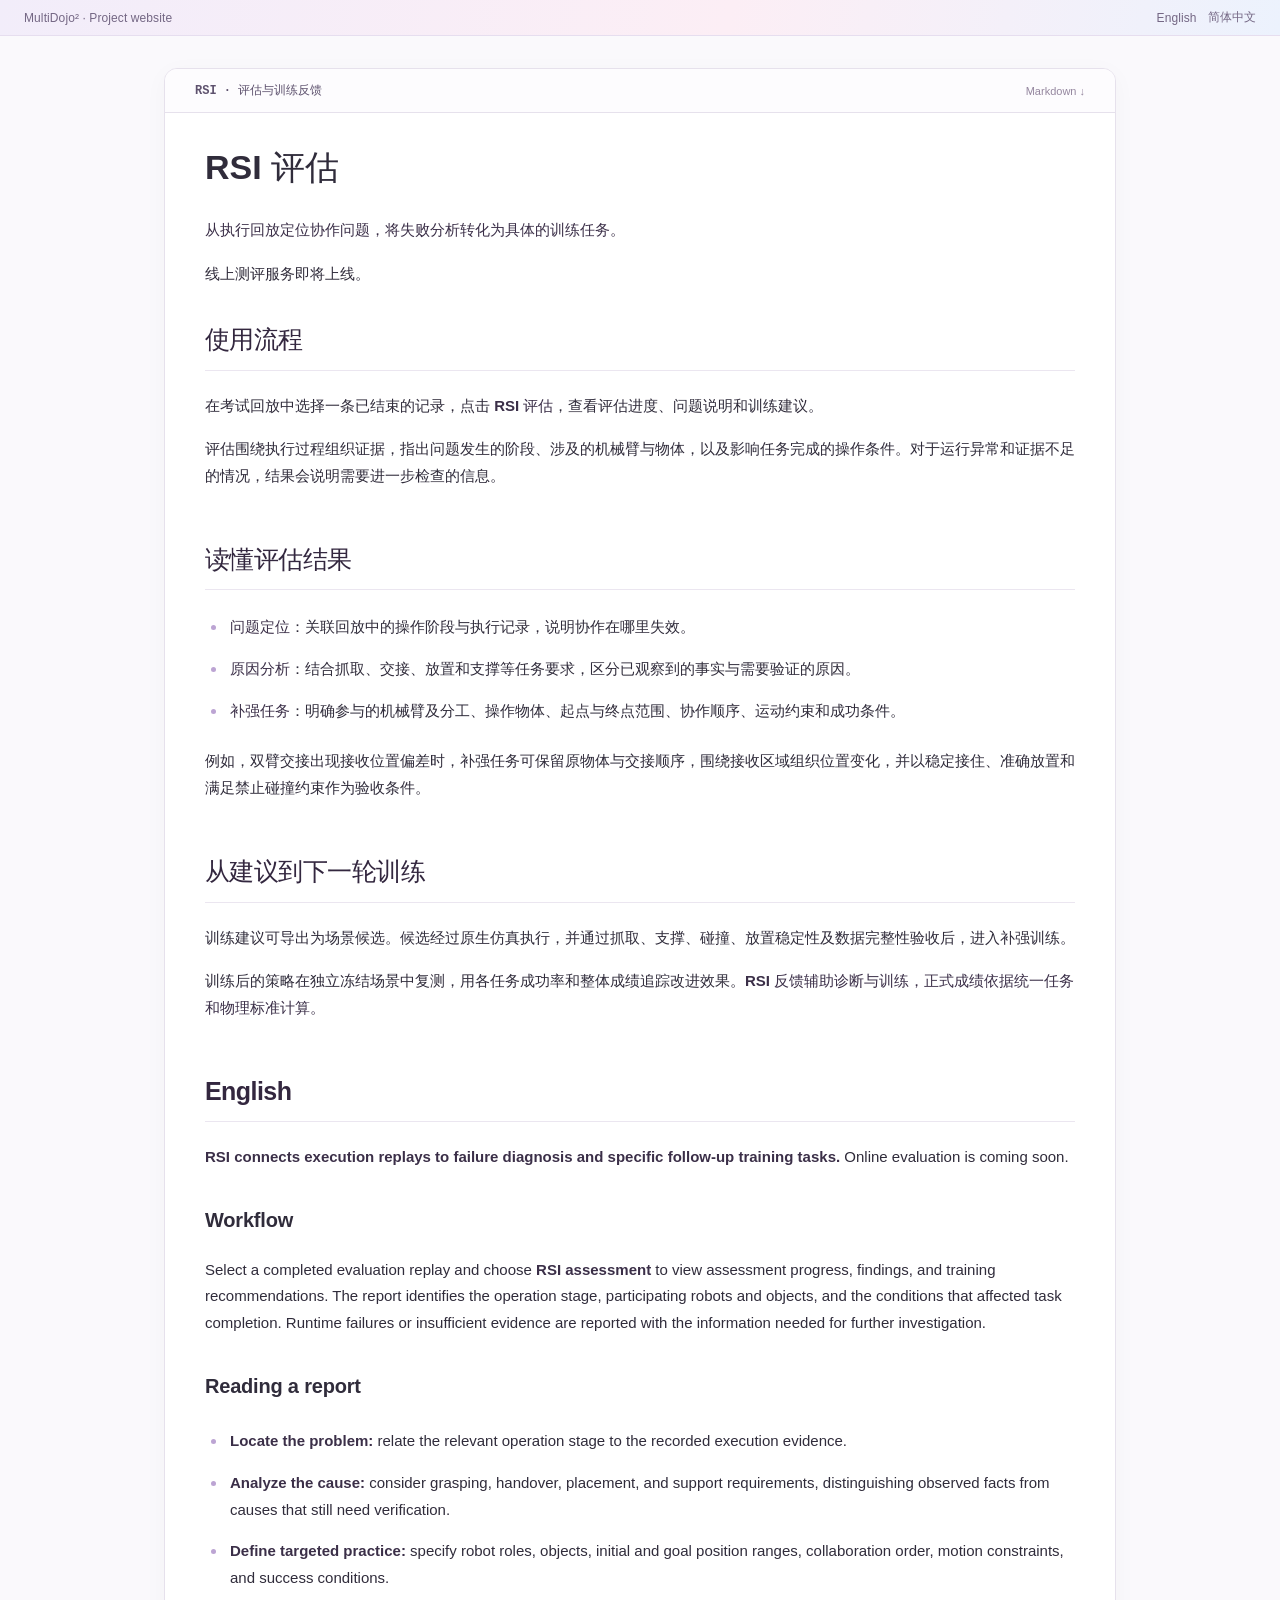
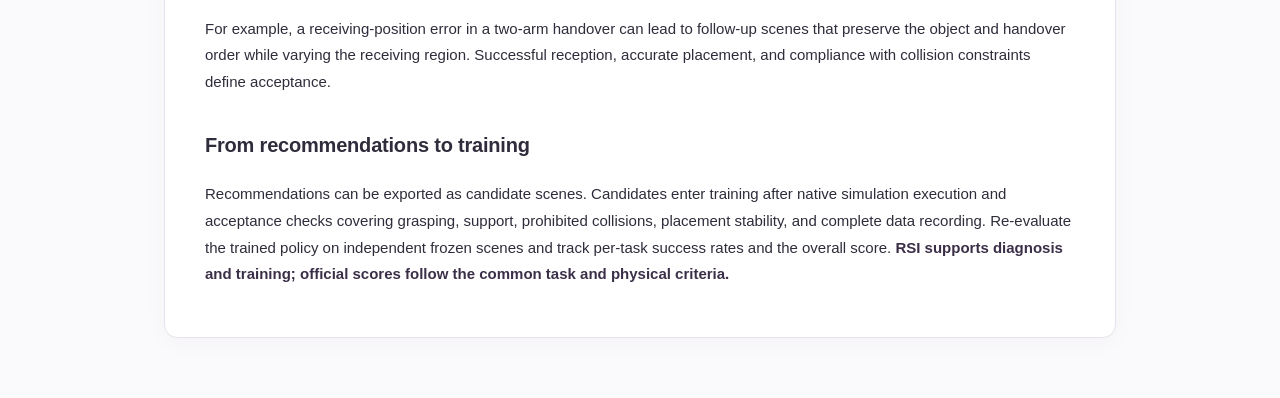
<file: docs/rsi.html>
<!doctype html><html lang="zh-CN"><head><meta charset="utf-8"><meta name="viewport" content="width=device-width,initial-scale=1"><title>MultiDojo² · RSI · 评估与训练反馈</title><link rel="icon" href="assets/favicon.png?v=af48e177111937ee"><link rel="stylesheet" href="repository.css?v=7e3782f20e9a3472"></head><body class="guide-page"><div class="preview-bar"><a href="index.en.html">MultiDojo² · Project website</a><nav class="language-switch" aria-label="Language"><a href="#english" lang="en">English</a><a href="#rsi" lang="zh-CN">简体中文</a></nav></div><main id="rsi" class="guide-layout"><article class="readme"><div class="file-title"><span>RSI · 评估与训练反馈</span><a href="RSI-USER.zh.md" download>Markdown ↓</a></div><div class="markdown-body"><h1 id="rsi-评估">RSI 评估</h1>
<p><strong>从执行回放定位协作问题，将失败分析转化为具体的训练任务。</strong></p>
<p>线上测评服务即将上线。</p>
<h2 id="使用流程">使用流程</h2>
<p>在考试回放中选择一条已结束的记录，点击 <strong>RSI 评估</strong>，查看评估进度、问题说明和训练建议。</p>
<p>评估围绕执行过程组织证据，指出问题发生的阶段、涉及的机械臂与物体，以及影响任务完成的操作条件。对于运行异常和证据不足的情况，结果会说明需要进一步检查的信息。</p>
<h2 id="读懂评估结果">读懂评估结果</h2>
<ul>
<li><strong>问题定位</strong>：关联回放中的操作阶段与执行记录，说明协作在哪里失效。</li>
<li><strong>原因分析</strong>：结合抓取、交接、放置和支撑等任务要求，区分已观察到的事实与需要验证的原因。</li>
<li><strong>补强任务</strong>：明确参与的机械臂及分工、操作物体、起点与终点范围、协作顺序、运动约束和成功条件。</li>
</ul>
<p>例如，双臂交接出现接收位置偏差时，补强任务可保留原物体与交接顺序，围绕接收区域组织位置变化，并以稳定接住、准确放置和满足禁止碰撞约束作为验收条件。</p>
<h2 id="从建议到下一轮训练">从建议到下一轮训练</h2>
<p>训练建议可导出为场景候选。候选经过原生仿真执行，并通过抓取、支撑、碰撞、放置稳定性及数据完整性验收后，进入补强训练。</p>
<p>训练后的策略在独立冻结场景中复测，用各任务成功率和整体成绩追踪改进效果。<strong>RSI 反馈辅助诊断与训练，正式成绩依据统一任务和物理标准计算。</strong></p>
<h2 id="english">English</h2>
<p><strong>RSI connects execution replays to failure diagnosis and specific follow-up training tasks.</strong> Online evaluation is coming soon.</p>
<h3 id="workflow">Workflow</h3>
<p>Select a completed evaluation replay and choose <strong>RSI assessment</strong> to view assessment progress, findings, and training recommendations. The report identifies the operation stage, participating robots and objects, and the conditions that affected task completion. Runtime failures or insufficient evidence are reported with the information needed for further investigation.</p>
<h3 id="reading-a-report">Reading a report</h3>
<ul>
<li><strong>Locate the problem:</strong> relate the relevant operation stage to the recorded execution evidence.</li>
<li><strong>Analyze the cause:</strong> consider grasping, handover, placement, and support requirements, distinguishing observed facts from causes that still need verification.</li>
<li><strong>Define targeted practice:</strong> specify robot roles, objects, initial and goal position ranges, collaboration order, motion constraints, and success conditions.</li>
</ul>
<p>For example, a receiving-position error in a two-arm handover can lead to follow-up scenes that preserve the object and handover order while varying the receiving region. Successful reception, accurate placement, and compliance with collision constraints define acceptance.</p>
<h3 id="from-recommendations-to-training">From recommendations to training</h3>
<p>Recommendations can be exported as candidate scenes. Candidates enter training after native simulation execution and acceptance checks covering grasping, support, prohibited collisions, placement stability, and complete data recording. Re-evaluate the trained policy on independent frozen scenes and track per-task success rates and the overall score. <strong>RSI supports diagnosis and training; official scores follow the common task and physical criteria.</strong></p></div></article></main></body></html>
</file>
<file: docs/site.css>
[hidden]{display:none!important}:root{font-family:Inter,"Noto Sans CJK SC","Microsoft YaHei",sans-serif;color:#342d4d;background:#faf8ff;font-synthesis:none;--lavender:#f0eafa;--pink:#fcecf5;--blue:#eaf1ff;--muted:#6e657e;--line:#e4ddf0;--accent:#7856ab}*{box-sizing:border-box}html{scroll-behavior:smooth}body{margin:0;background:radial-gradient(ellipse 75% 560px at 5% 0,#f2eaff 0,transparent 100%),radial-gradient(ellipse 60% 620px at 100% 0,#fcecf5 0,transparent 100%),#faf8ff;min-height:100vh}a{color:inherit;text-decoration:none}a:hover{text-decoration:underline}button{font:inherit}a:focus-visible,button:focus-visible,summary:focus-visible,video:focus-visible{outline:3px solid var(--accent);outline-offset:5px}.skip{position:absolute;top:-60px;left:16px;z-index:5;background:#fff;padding:12px}.skip:focus{top:12px}.site-header,main{max-width:1320px;margin:auto}.site-header{padding:28px 40px;display:flex;gap:24px;align-items:center;border-bottom:1px solid var(--line)}.wordmark{display:flex;align-items:center;gap:9px;font-size:25px;letter-spacing:-1.2px;font-weight:800}.wordmark span{font-size:8px;font-weight:500;letter-spacing:1.1px;border-left:1px solid #d9cde9;padding-left:14px;margin-left:7px;max-width:125px;line-height:1.7}.site-header nav{display:flex;gap:26px;align-items:center;margin-left:auto;font-size:12px}.nav-pending{font-size:10px;color:var(--muted);border:1px solid var(--line);padding:8px 12px;border-radius:20px}.nav-github{background:#342d4d;color:white;border-radius:20px;padding:8px 14px}main{padding:0 40px}.intro-hero{text-align:center;padding:65px 0 34px}.kicker{font-size:10px;letter-spacing:1.7px;font-weight:700;color:#75628e;margin:0 0 21px;line-height:1.6}.intro-hero .kicker span,.live-dot{display:inline-block;width:6px;height:6px;border-radius:50%;background:var(--accent);margin:0 7px 1px 0}h1{font-size:clamp(34px,4.6vw,64px);font-weight:700;letter-spacing:-2.7px;line-height:1.3;margin:0 0 18px}h1>span{color:var(--accent)}.mobile-break{display:none}.hero-description{font-size:14px;line-height:1.95;color:var(--muted);margin:0}.hero-actions{display:flex;justify-content:center;align-items:center;gap:16px;margin-top:24px}.primary,.secondary{display:inline-flex;justify-content:space-between;gap:28px;align-items:center;padding:13px 19px;border-radius:5px;font-size:12px;font-weight:600}.primary{color:#fff;background:linear-gradient(115deg,#7856ab,#596db0)}.secondary{border:1px solid #d9cde9;background:#fffaff}.primary:hover,.secondary:hover{text-decoration:none;filter:brightness(.94)}.demo-stage{background:linear-gradient(115deg,#f0eafa,#fcecf5 58%,#eaf1ff);border:1px solid var(--line);border-radius:10px;overflow:hidden;box-shadow:0 16px 35px #7856ab14}.demo-toolbar{display:flex;align-items:center;justify-content:space-between;padding:16px 23px;color:#625275;font-size:10px;letter-spacing:.7px}.demo-toolbar>div{font-size:9px;letter-spacing:1.5px}.live-dot{background:#b65a94}.demo-stage video{display:block;width:100%;aspect-ratio:1280/576;background:#eaf0fc;object-fit:contain}.demo-bottom{display:flex;align-items:center;justify-content:space-between;padding:14px 22px;gap:12px}.demo-tabs{display:flex;gap:6px;flex-wrap:wrap}.demo-tabs button{background:transparent;color:#625275;border:1px solid #cfc0e2;border-radius:4px;font-size:11px;padding:8px 14px;cursor:pointer}.demo-tabs button[aria-pressed=true]{background:#7856ab;color:#fff;border-color:#7856ab}.demo-bottom>a{color:#625275;font-size:10px;white-space:nowrap}.demo-caption{border-top:1px solid #d9cde9;margin:0;padding:10px 22px 13px;color:#6e657e;font-size:10px;line-height:1.8}.numbers{display:grid;grid-template-columns:repeat(4,1fr);padding:34px 0 38px;border-bottom:1px solid var(--line)}.numbers>div{padding-left:26px;border-right:1px solid var(--line)}.numbers>div:first-child{padding-left:0}.numbers>div:last-child{border:0}.numbers strong{font-size:32px;font-weight:600;letter-spacing:-.8px}.numbers strong span{font-size:11px;font-weight:400;letter-spacing:0;margin-left:8px;color:var(--muted)}.numbers p{font-size:11px;color:var(--muted);margin:8px 0 0}.content-section,.evolution-section{padding:66px 0;border-bottom:1px solid var(--line);scroll-margin-top:25px}.section-heading{display:flex;align-items:end;justify-content:space-between;gap:20px;margin-bottom:30px}.section-heading .kicker{margin-bottom:12px}h2{font-size:32px;font-weight:600;line-height:1.45;letter-spacing:-1px;margin:0}.section-heading>p{color:var(--muted);font-size:12px;line-height:1.9;margin:0}.feature-grid{display:grid;grid-template-columns:repeat(3,1fr);gap:16px}.feature-grid article{border:1px solid var(--line);padding:25px;background:#f2edfc;border-radius:7px}.feature-symbol{display:block;font-size:22px;height:36px;color:var(--accent);font-weight:600}h3{font-size:15px;font-weight:600;line-height:1.6}.feature-grid h3{margin:12px 0 9px}.feature-grid p,.resource-grid p,.evolution-detail p{font-size:12px;line-height:1.9;color:var(--muted);margin:0}.task-heading{display:flex;justify-content:space-between;align-items:center;margin:37px 0 12px;gap:16px}.task-heading h3{margin:0}.task-heading a{font-size:11px;white-space:nowrap}.featured-tasks{display:grid;grid-template-columns:repeat(3,1fr);gap:16px}.featured-task{border:1px solid var(--line);border-radius:6px;overflow:hidden;background:#fffaff;min-width:0}.featured-task img{display:block;width:100%;aspect-ratio:4/3;object-fit:cover}.featured-task>div{padding:14px 17px}.featured-task small{font-size:9px;color:var(--muted);letter-spacing:1px}.featured-task h3{margin:6px 0 0;font-size:13px}.small-note{font-size:10px!important;line-height:1.9!important;color:var(--muted)!important;margin:14px 0 0!important}.loop-steps{list-style:none;padding:0;display:grid;grid-template-columns:repeat(5,1fr);gap:9px;margin:34px 0 27px}.loop-steps li{position:relative;padding:20px 17px;background:#f0eafa;border:1px solid #e0d4ed;border-radius:6px;min-width:0}.loop-steps li+li:before{content:'→';position:absolute;top:21px;left:-11px;z-index:1;font-size:14px;color:#8269a7}.loop-steps li>span{font-size:11px;color:#746586}.loop-steps h3{font-size:14px;margin:17px 0 9px}.loop-steps p{font-size:11px;line-height:1.9;color:#6e657e;margin:0}.loop-steps b{display:block;margin-top:21px;font-weight:500;font-size:9px;color:#7856ab}.loop-steps .planned{background:transparent;border-style:dashed}.loop-steps .planned b{color:#9c487d}.evolution-detail{display:flex;align-items:center;justify-content:space-between;gap:48px;border-left:3px solid #7856ab;padding:5px 0 5px 24px}.evolution-detail>div{max-width:720px}.evolution-detail .kicker{font-size:9px;margin-bottom:10px}.evolution-detail h3{font-size:19px;margin:0 0 10px}.evolution-detail>a{flex-shrink:0}.resource-grid{display:grid;grid-template-columns:repeat(3,1fr);gap:20px}.resource-grid article{padding:24px;background:#fffaff;border:1px solid var(--line);border-radius:6px}.resource-grid article>span{font-size:9px;letter-spacing:1px;color:#75628e}.resource-grid h3{font-size:17px;margin:13px 0 12px}.resource-grid a{font-size:12px;color:#7856ab;display:block;margin-top:23px}.research-note{margin-top:27px;border-top:1px solid var(--line);padding-top:20px;color:var(--muted);font-size:11px}.research-note summary{cursor:pointer;color:#625275}.research-note p{line-height:1.95;max-width:970px}.research-note a{text-decoration:underline}.site-footer{display:flex;gap:24px;align-items:center;justify-content:space-between;padding:30px 0 35px;color:var(--muted);font-size:10px}.site-footer .wordmark{font-size:19px;color:#342d4d}.deployment-note{font-size:11px;line-height:1.8;color:var(--muted);margin:17px auto 0;max-width:650px}[aria-disabled=true]{opacity:.55;cursor:default}.deployment-note.error{color:#9f3c66}
@media(min-width:1500px){.intro-hero{padding-top:75px}}
@media(max-width:900px){.site-header{padding:23px 24px}.wordmark span{display:none}main{padding:0 24px}.site-header nav{gap:20px}.loop-steps{grid-template-columns:repeat(3,1fr)}.loop-steps li+li:before{display:none}.evolution-detail{display:block}.evolution-detail>a{margin-top:22px}.section-heading>p{max-width:250px}.featured-tasks{gap:11px}.feature-grid article{padding:20px}.site-footer{flex-wrap:wrap;gap:12px}}
@media(max-width:600px){html{scroll-behavior:auto}.site-header{padding:19px 18px;gap:10px;flex-wrap:wrap}.wordmark{font-size:23px}.site-header nav{gap:16px;font-size:10px;width:100%;margin:6px 0 0;justify-content:space-between}.nav-pending{font-size:9px;padding:5px 7px}main{padding:0 18px}.intro-hero{padding:38px 0 25px}.intro-hero .kicker{font-size:8px;letter-spacing:1px;margin-bottom:17px}h1{font-size:42px;letter-spacing:-2px}.mobile-break{display:block}.hero-description{font-size:12px;line-height:1.9;margin-top:16px}.hero-actions{gap:9px;margin-top:20px}.primary,.secondary{font-size:10px;padding:12px 12px;gap:14px}.demo-toolbar{padding:12px;font-size:8px;gap:10px;letter-spacing:0}.demo-toolbar>div{font-size:7px;letter-spacing:.8px}.demo-bottom{padding:11px;display:block}.demo-tabs{gap:5px}.demo-tabs button{font-size:10px;padding:8px 11px}.demo-bottom>a{display:inline-block;margin-top:12px}.demo-caption{padding:10px 12px;font-size:9px}.numbers{grid-template-columns:1fr 1fr;padding:26px 0;gap:23px}.numbers>div{padding-left:0;border:0}.numbers strong{font-size:28px}.numbers strong span{font-size:10px}.numbers p{font-size:10px}.content-section,.evolution-section{padding:39px 0}.section-heading{display:block;margin-bottom:20px}h2{font-size:26px}.section-heading>p{margin-top:13px;max-width:none;font-size:11px}.feature-grid{grid-template-columns:1fr;gap:9px}.feature-grid article{padding:18px}.feature-symbol{float:right}.feature-grid h3{margin:0 0 8px}.feature-grid p{font-size:11px}.task-heading{display:block;margin-top:28px}.task-heading a{display:inline-block;margin-top:7px}.featured-tasks{grid-template-columns:1fr 1fr;gap:9px}.featured-task>div{padding:11px}.featured-task h3{font-size:11px}.featured-task small{font-size:8px}.loop-steps{grid-template-columns:1fr 1fr;gap:9px;margin:24px 0}.loop-steps li{padding:16px 13px}.loop-steps li:last-child{grid-column:1/-1}.loop-steps h3{margin:12px 0 8px}.loop-steps b{margin-top:13px}.evolution-detail{padding-left:17px}.evolution-detail h3{font-size:17px}.resource-grid{grid-template-columns:1fr;gap:10px}.resource-grid article{padding:22px}.site-footer p{width:100%;order:2;margin:0}.site-footer{padding:24px 0}}
@media(prefers-reduced-motion:reduce){html{scroll-behavior:auto}}

.wordmark>img{object-fit:contain;flex-shrink:0;border-radius:8px}.site-header .wordmark>img{width:64px;height:64px}.site-footer .wordmark>img{width:44px;height:44px}@media(max-width:600px){.site-header .wordmark>img{width:52px;height:52px}}

/* Soft purple, pink and blue surfaces keep controls readable. */
.feature-grid article:nth-child(3n+2),.resource-grid article:nth-child(3n+2),.loop-steps li:nth-child(3n+2){background:var(--pink)}
.feature-grid article:nth-child(3n),.resource-grid article:nth-child(3n),.loop-steps li:nth-child(3n){background:var(--blue)}
.feature-symbol{color:#7856ab}.feature-grid article:nth-child(2) .feature-symbol{color:#a3467c}.feature-grid article:nth-child(3) .feature-symbol{color:#4f68a8}
.numbers strong{color:#665092}.numbers>div:nth-child(2) strong{color:#a3467c}.numbers>div:nth-child(3) strong{color:#4f68a8}

/* The overview is 16:9; scene selection sets the original fan aspect ratio. */
.demo-stage video{aspect-ratio:16/9}
@media(max-width:600px){.site-header nav{flex-wrap:wrap;justify-content:flex-start;column-gap:18px;row-gap:13px}}

/* Both homepages share a compact, always-visible language selector. */
.site-language{display:flex;flex-shrink:0;gap:3px;padding:3px;border:1px solid var(--line);border-radius:20px;background:#fffaff;font-size:11px;white-space:nowrap}
.site-language a{padding:6px 9px;border-radius:16px;color:var(--muted)}
.site-language a[aria-current=page]{background:#ede5f7;color:#65458f;font-weight:600}
.site-language a:hover{text-decoration:none;background:#f0eafa}
html[lang=en] .intro-hero h1{line-height:1.12;letter-spacing:-2px}
html[lang=en] .numbers strong{font-size:29px}
html[lang=en] .numbers p{line-height:1.7}
@media(max-width:1150px){.site-header{flex-wrap:wrap}.site-header .wordmark span{display:none}.site-language{margin-left:auto}.site-header nav{order:3;width:100%;margin-left:0;justify-content:center;flex-wrap:wrap}}
@media(max-width:600px){.site-header nav{justify-content:flex-start}.site-language{font-size:10px}.site-language a{padding:6px 7px}.site-header .wordmark>img{width:44px;height:44px}.site-header .wordmark{font-size:22px;gap:7px}.site-header{column-gap:6px}html[lang=en] .intro-hero h1{font-size:40px}html[lang=en] .hero-actions{flex-wrap:wrap}html[lang=en] .numbers strong{font-size:25px}.demo-toolbar{flex-wrap:wrap}.evolution-detail .kicker{overflow-wrap:anywhere}}
</file>
<file: docs/repository.css>
:root{font-family:-apple-system,BlinkMacSystemFont,"Segoe UI","Noto Sans","Noto Sans CJK SC","Microsoft YaHei",sans-serif;color:#302c3b;background:#faf9fc;font-synthesis:none;font-size:15px;--purple:#7c5cae;--muted:#797183;--line:#e6e1ec;--surface:#fff}*{box-sizing:border-box}html{scroll-behavior:smooth}body{margin:0}a{color:#7656a7;text-decoration:none}a:hover{text-decoration:underline;text-underline-offset:3px}a:focus-visible,summary:focus-visible{outline:3px solid #c6b2e5;outline-offset:4px;border-radius:3px}.preview-bar{padding:9px max(24px,calc((100vw - 1280px)/2));background:linear-gradient(100deg,#f2edfa,#fceef5 57%,#ecf2fd);border-bottom:1px solid #e6deef;color:#746784;font-size:12px;display:flex;justify-content:space-between;align-items:center;gap:20px;letter-spacing:.1px}.preview-bar a{white-space:nowrap;color:#746784}.repo-header{padding:21px max(24px,calc((100vw - 1280px)/2)) 0;background:#fff;border-bottom:1px solid var(--line)}.repo-title{display:flex;align-items:center;gap:11px;font-size:21px;font-weight:650;letter-spacing:-.4px}.repo-title img{width:33px;height:33px;border-radius:8px}.label{border:1px solid #e9e0f4;background:#fcfaff;border-radius:20px;padding:4px 10px;font-size:10px;font-weight:500;letter-spacing:.3px;color:#8a75a2;margin-left:3px}.tabs{display:flex;align-items:center;gap:29px;margin-top:20px;font-size:13px;height:42px}.tabs a{color:#756e7e}.tabs .selected{height:100%;display:flex;align-items:center;font-weight:650;color:#44344f;position:relative}.tabs .selected:after{content:"";position:absolute;bottom:-1px;left:-1px;right:-1px;height:3px;border-radius:3px 3px 0 0;background:linear-gradient(90deg,#b49ad8,#d4a8c4,#a8bee4)}.repo-layout{max-width:1328px;margin:27px auto 50px;padding:0 24px;display:grid;grid-template-columns:minmax(0,1fr) 252px;gap:27px;align-items:start}.readme{min-width:0;border:1px solid var(--line);border-radius:13px;background:#fff;overflow:hidden;box-shadow:0 5px 24px #3b254208}.file-title{padding:13px 30px;border-bottom:1px solid var(--line);background:#fdfcfe;font-size:12px;display:flex;justify-content:space-between;align-items:center;gap:16px;color:#7b7189}.file-title>span{font-family:ui-monospace,SFMono-Regular,Consolas,monospace;color:#5e526e;font-weight:600}.file-title a{font-size:11px;color:#95879f}.markdown-body{padding:26px 32px 40px;font-size:15px;line-height:1.78;overflow-wrap:anywhere}.markdown-body>:first-child{margin-top:0}.markdown-body h1{font-size:34px}.markdown-body h1[align=center]{font-size:32px;line-height:1.2;letter-spacing:-.7px;margin:0;border:0}.markdown-body>p:first-child:has(>img[src$="mark.png"]){margin:0 0 8px;line-height:0}.markdown-body img[src$="mark.png"]{width:64px;height:64px;border-radius:14px}.markdown-body h1[align=center]+p{margin:7px 0 12px}.markdown-body h2{font-size:25px;line-height:1.35;letter-spacing:-.55px;font-weight:680;color:#33273f;border-bottom:1px solid #ebe6f0;padding-bottom:13px;margin:53px 0 22px}.markdown-body h2:first-of-type{margin-top:35px}.markdown-body h3{font-size:20px;letter-spacing:-.2px;font-weight:650;margin:32px 0 18px}.markdown-body :is(h2,h3){scroll-margin-top:24px}.markdown-body img{max-width:100%;height:auto}.markdown-body p{margin:17px 0}.markdown-body strong{color:#3b2f48;font-weight:650}.markdown-body ul{padding-left:22px;margin:24px 0}.markdown-body li{padding-left:3px}.markdown-body li+li{margin-top:15px}.markdown-body li::marker{color:#bca4d3}.markdown-body p[align=center]{font-size:13px;line-height:1.6;color:#82758c}.markdown-body p[align=center]>strong{font-size:14px;font-weight:500;color:#81728f}.markdown-body p[align=center]>a{font-weight:500}.markdown-body p:has(>em:only-child){font-size:12px;color:#8d8396;line-height:1.65}.markdown-body img[src$="readme-hero.png"]{display:block;width:100%;border:1px solid #eee7f5;border-radius:10px}.markdown-body a:has(>img){display:block;line-height:0}.markdown-body a>img{display:block;width:100%;border:1px solid #e6e0ed;border-radius:10px;transition:box-shadow .2s ease}.markdown-body a:hover>img{box-shadow:0 8px 24px #4d2f6a14}.markdown-body img[src$="dataset-perspectives.png"],.markdown-body img[src$="rsi-workflow.png"],.markdown-body img[src$="collaboration-principle.png"]{display:block;width:100%;border:1px solid #ebe4f2;border-radius:10px}.markdown-body table{border-collapse:collapse;display:block;max-width:100%;overflow:auto;font-size:12px;line-height:1.6;margin:23px 0;border-color:#e4ddea}.markdown-body td,.markdown-body th{border:1px solid #e5dfec;padding:10px 12px;text-align:left}.markdown-body th{font-weight:600;color:#695675;background:#f9f6fc}.markdown-body tr:nth-child(2n){background:#fdfbfe}.markdown-body tr:hover{background:#faf6ff}.markdown-body>table:first-of-type{display:table;table-layout:fixed;width:100%;border-collapse:separate;border-spacing:0;border:1px solid #e7def1;border-radius:9px;overflow:hidden;margin:22px 0 30px;text-align:center}.markdown-body>table:first-of-type th{font-size:10px;font-weight:500;color:#7d698f;background:#faf7fe;padding:9px 8px 6px;border:0;border-right:1px solid #eee6f5;text-align:center}.markdown-body>table:first-of-type td{font-size:10px;line-height:1.7;background:#fdfbff;text-align:center;border:0;border-right:1px solid #eee6f5;padding:0 8px 10px;color:#7e6c8c}.markdown-body>table:first-of-type :is(th,td):last-child{border-right:0}.markdown-body>table:first-of-type strong{display:block;font-size:22px;font-weight:650;letter-spacing:-.5px;color:#7b59ac;white-space:nowrap}.markdown-body pre{background:#f8f6fb;border:1px solid #ebe5f0;border-radius:9px;padding:18px;max-width:100%;overflow:auto;font-size:12px;line-height:1.7}.markdown-body code{font-family:ui-monospace,SFMono-Regular,Consolas,monospace;font-size:.9em;background:#f3eff8;border-radius:4px;padding:.15em .35em}.markdown-body pre code{padding:0;background:transparent}.markdown-body details{border:1px solid #e6dfee;border-radius:9px;margin:22px 0;padding:13px 17px;background:#fdfbff}.markdown-body summary{cursor:pointer;font-size:13px;font-weight:550;color:#8c749f}.markdown-body details pre{margin-bottom:3px;background:#fff}.markdown-body blockquote{margin:25px 0;padding:0 18px;border-left:3px solid #cbb3df;color:#81738b}.aside{position:sticky;top:24px;padding-top:5px}.aside h2{font-size:13px;font-weight:650;letter-spacing:-.1px;margin:0 0 16px;color:#62526e}.aside p{font-size:13px;line-height:1.75;color:#786c83;margin:12px 0}.aside .aside-kicker{font-size:10px;font-weight:600;letter-spacing:1.7px;color:#aa94be;margin:0 0 13px}.aside .about h2{font-size:23px;line-height:1.4;font-weight:600;letter-spacing:-.7px;color:#604c73;margin:0}.aside-action{display:flex;align-items:center;justify-content:space-between;border:1px solid #dcd0ec;background:linear-gradient(110deg,#f4eefb,#f9f3fc);border-radius:8px;margin:19px 0 13px;padding:11px 13px;font-size:12px;font-weight:550;color:#8d6bad}.aside-action:hover{background:#eee4f8;text-decoration:none}.topics{display:flex;gap:6px;flex-wrap:wrap;margin-top:17px}.topics span{font-size:10px;border-radius:14px;padding:4px 8px;background:#f0eaf8;color:#a28ab7}.aside section{padding:0 0 23px;margin:0 0 25px;border-bottom:1px solid var(--line)}.aside dl{font-size:12px;line-height:2.5;margin:0}.aside dt{float:left;clear:left;color:#7c7087}.aside dd{text-align:right;margin:0;font-weight:600;color:#746180}.aside-features{padding:0;margin:0;list-style:none;font-size:12px;color:#7f708b;line-height:2.3}.aside-features li:before{content:"";display:inline-block;width:5px;height:5px;border-radius:2px;background:#c8b3df;margin:0 9px 2px 0}.section-nav{display:flex;flex-direction:column;gap:11px;font-size:12px}.section-nav h2{margin-bottom:3px}.section-nav a{color:#7f6a91}.section-nav a:hover{color:#8d67ae}.aside-principle{border-radius:11px;border:1px solid #e9e0f2;background:linear-gradient(135deg,#f4eefb,#f9f1f8,#eff3fb);margin-top:28px;padding:20px}.aside-principle strong{font-size:24px;font-weight:550;line-height:1.5;letter-spacing:-.6px;color:#9c7db5}.aside-principle p{font-size:11px;color:#ac96bd;margin:12px 0 0}.footer{padding:25px 24px;display:flex;align-items:center;justify-content:center;gap:15px;font-size:11px;color:#a899b5;border-top:1px solid #eae3f1;background:#f7f3fb}.footer strong{font-weight:600;color:#8d759f}@media(prefers-reduced-motion:reduce){html{scroll-behavior:auto}*{transition:none!important}}@media(max-width:1040px){.repo-layout{grid-template-columns:minmax(0,1fr) 220px;gap:20px}.markdown-body{padding:24px}.markdown-body>table:first-of-type strong{font-size:18px}}@media(max-width:920px){.repo-layout{grid-template-columns:1fr;max-width:900px}.aside{display:none}}@media(max-width:600px){.preview-bar{padding:9px 15px;font-size:10px;gap:12px}.repo-header{padding:17px 15px 0}.repo-title{font-size:19px}.repo-title img{width:29px;height:29px}.label{font-size:9px;padding:3px 7px}.tabs{gap:22px;font-size:11px;margin-top:14px;height:39px}.repo-layout{padding:0 10px;margin:16px auto 28px}.readme{border-radius:10px}.file-title{padding:12px 17px;font-size:11px}.file-title a{font-size:10px}.markdown-body{padding:18px 17px 27px;font-size:14px;line-height:1.8}.markdown-body h2{font-size:22px;margin-top:38px}.markdown-body h3{font-size:18px}.markdown-body p[align=center]{font-size:11px}.markdown-body p[align=center]>strong{font-size:12px}.markdown-body>table:first-of-type th{font-size:8px;padding:8px 5px 5px}.markdown-body>table:first-of-type td{font-size:8px;padding:0 4px 8px}.markdown-body>table:first-of-type strong{font-size:13px;letter-spacing:-.3px;white-space:normal}.markdown-body table{font-size:10px}.markdown-body td,.markdown-body th{padding:7px}.markdown-body li+li{margin-top:13px}.markdown-body pre{font-size:11px;padding:13px}.footer{font-size:9px;gap:9px;padding:20px 12px}}
.preview-bar{flex-wrap:wrap;gap:10px 18px}.language-switch{display:flex;align-items:center;gap:11px}.language-switch strong{color:#624681;font-weight:650}.markdown-body a[lang]{white-space:nowrap}
.guide-layout{max-width:1000px;margin:32px auto 60px;padding:0 24px}.guide-page .markdown-body{padding:32px 40px}.guide-page h1{line-height:1.3;overflow-wrap:anywhere}@media(max-width:600px){.guide-layout{padding:0 10px;margin:16px auto 30px}.guide-page .markdown-body{padding:22px 18px}.guide-page h1{font-size:27px}}
</file>
